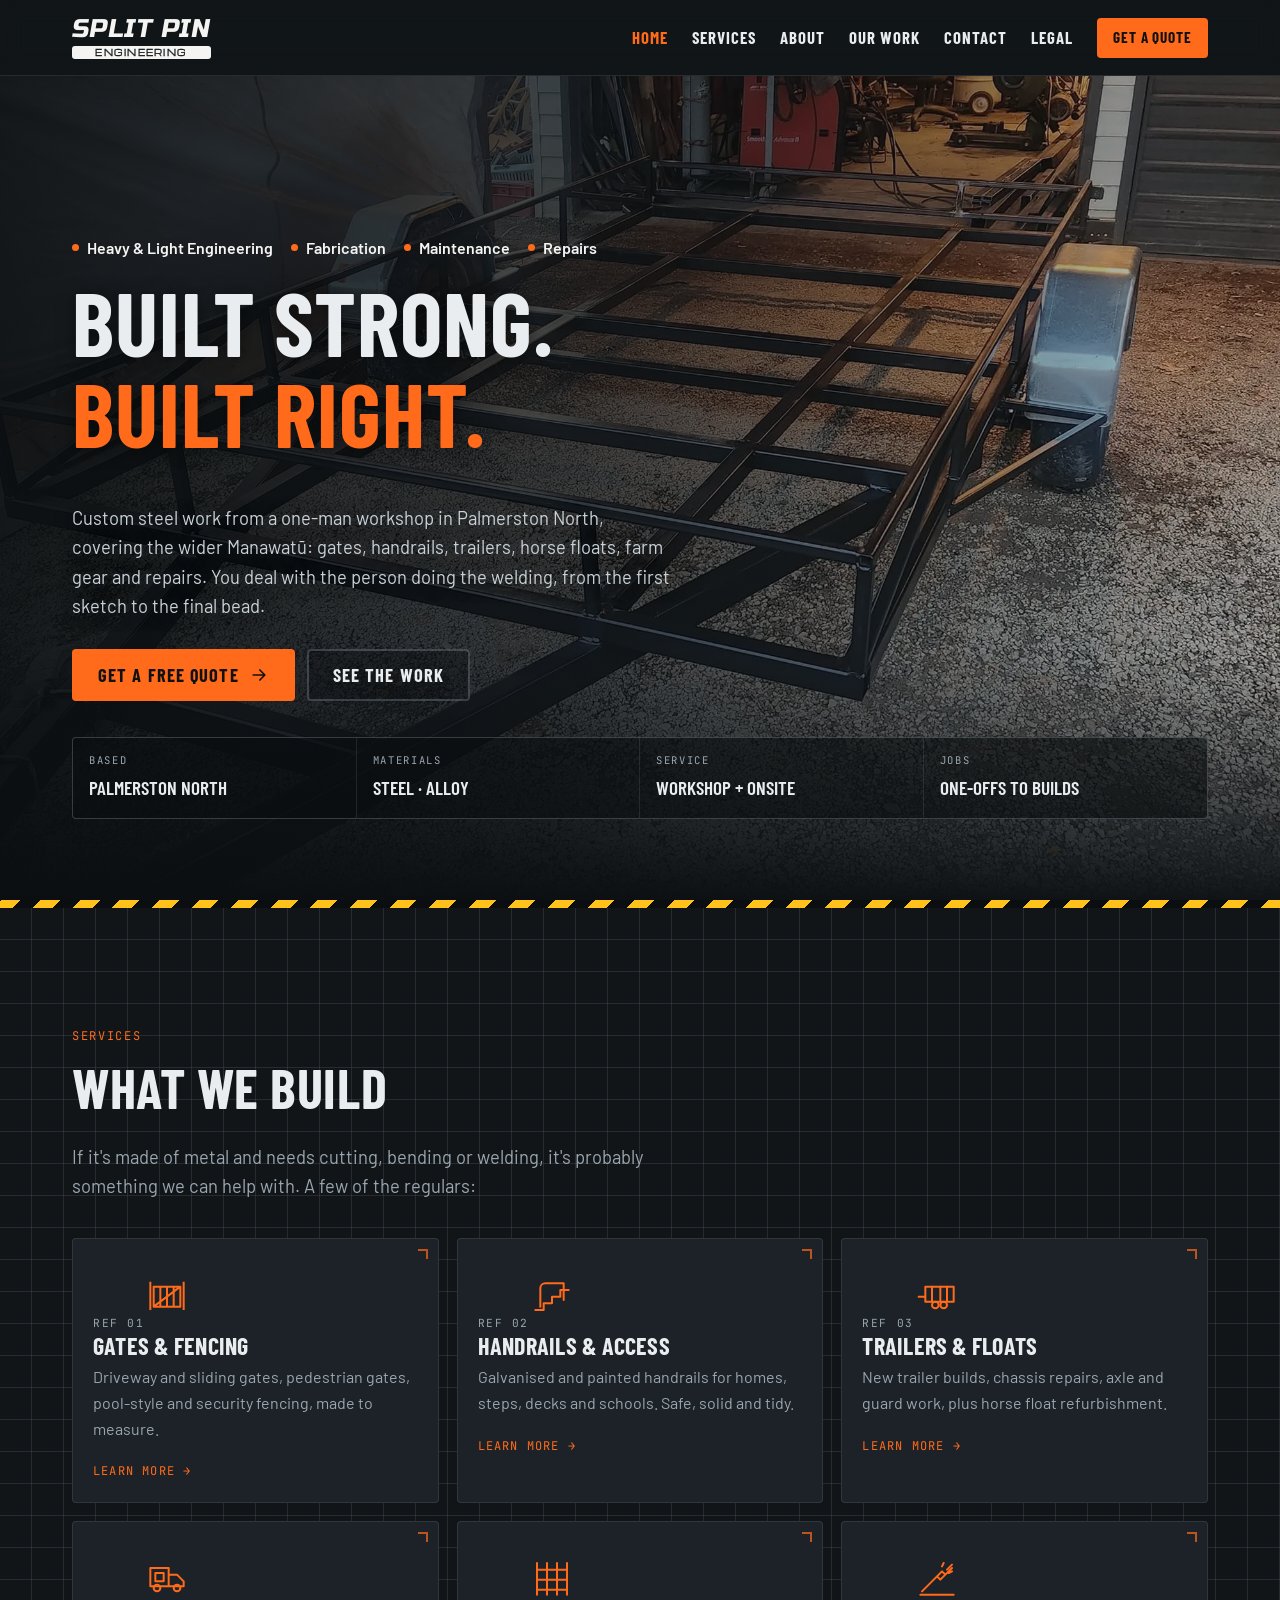
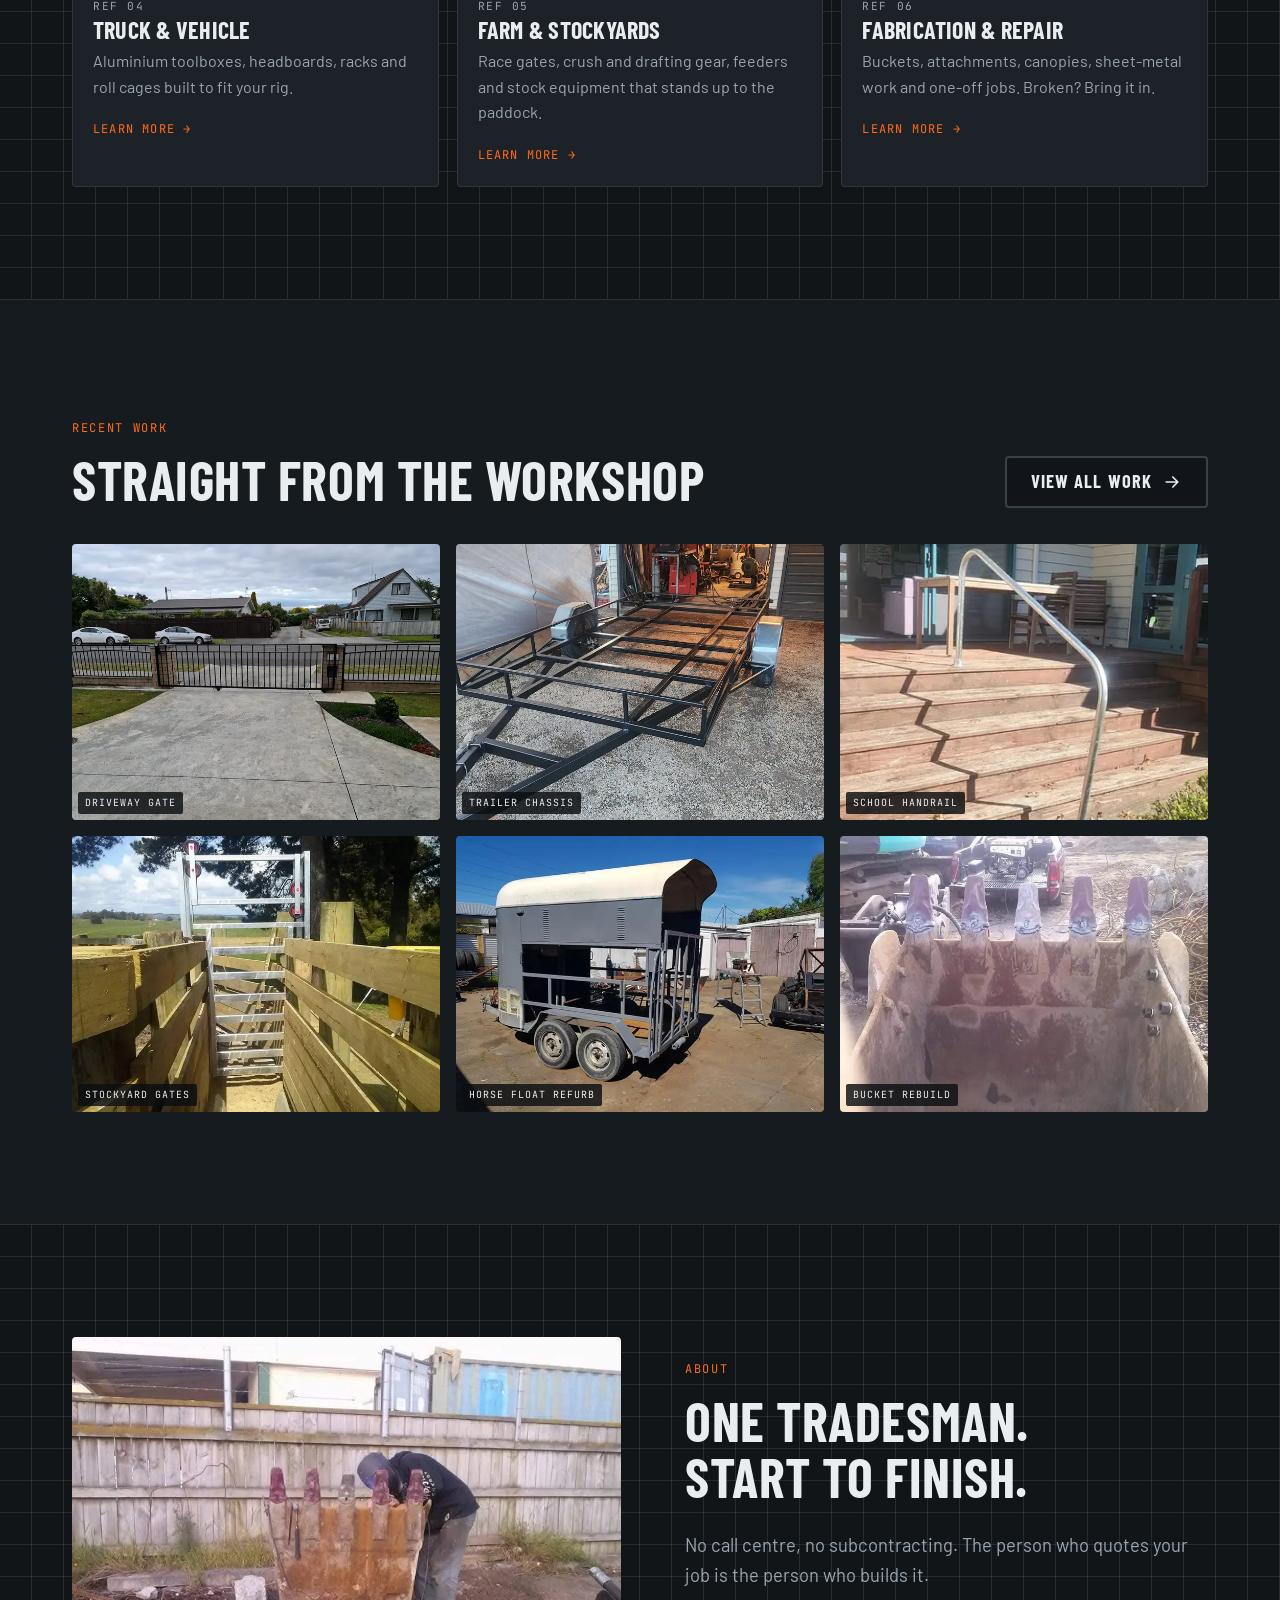
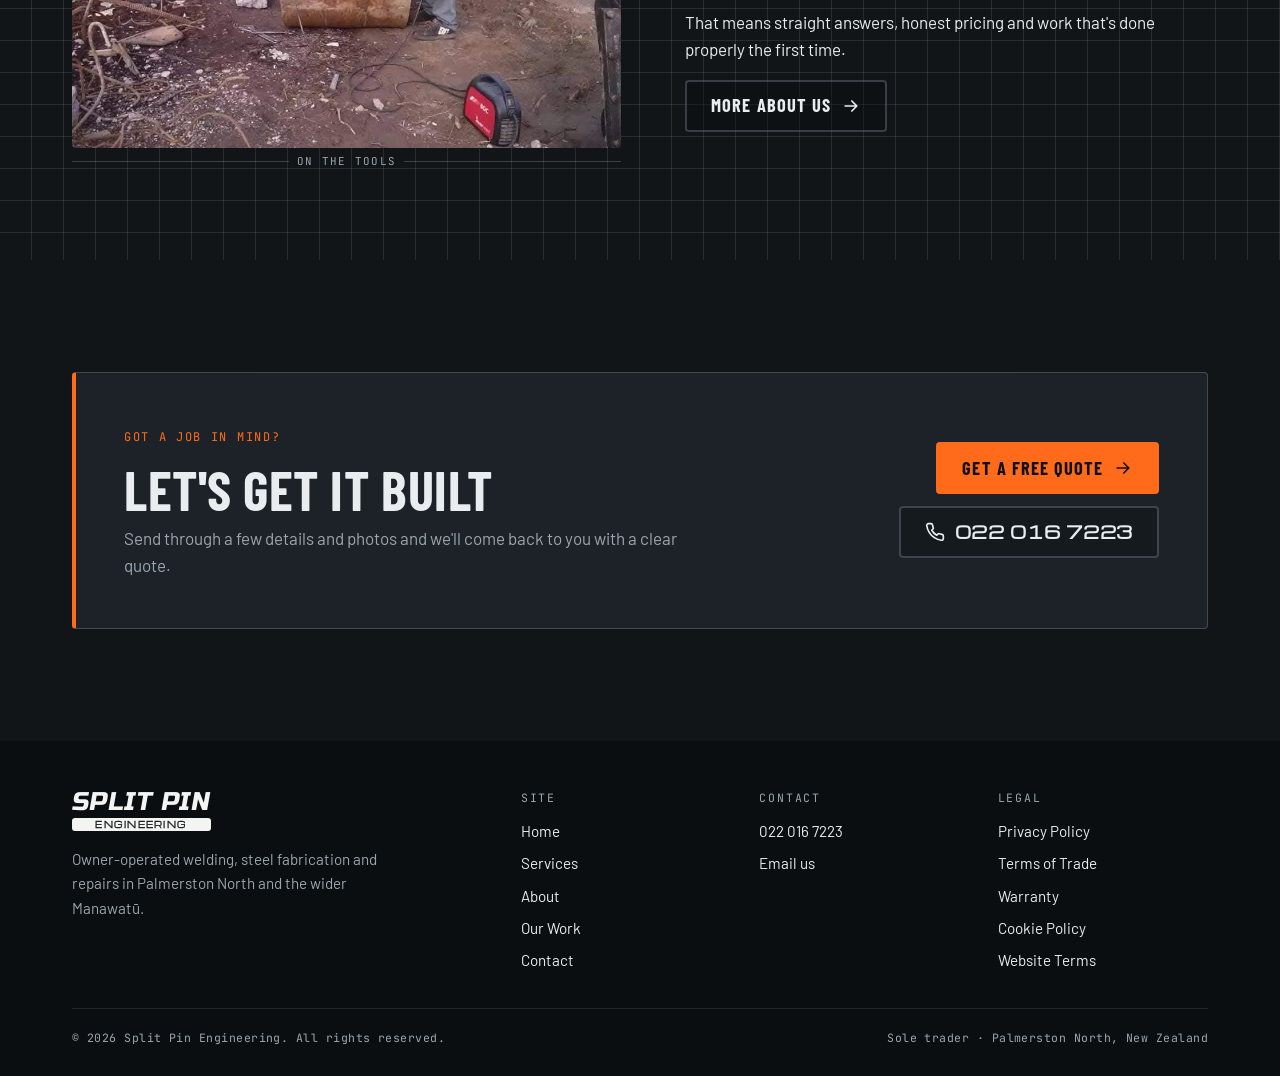
<file: index.html>
<!doctype html>
<html lang="en-NZ">
<head>
  <meta charset="utf-8">
  <meta name="viewport" content="width=device-width, initial-scale=1, viewport-fit=cover">
  <title>Welder &amp; Steel Fabrication Palmerston North | Split Pin Engineering</title>
  <meta name="description" content="Split Pin Engineering is an owner-operated welder and steel fabricator in Palmerston North, serving the wider Manawatū. Gates, handrails, trailers, horse floats, stockyards, truck gear and repairs. Call 022 016 7223.">
  <meta name="theme-color" content="#111518">
  <meta name="robots" content="index, follow, max-image-preview:large">
  <link rel="canonical" href="https://www.splitpin-engineering.co.nz/">
  <meta name="geo.region" content="NZ-MWT">
  <meta name="geo.placename" content="Palmerston North">

  <meta property="og:type" content="website">
  <meta property="og:site_name" content="Split Pin Engineering">
  <meta property="og:locale" content="en_NZ">
  <meta property="og:title" content="Welder &amp; Steel Fabrication Palmerston North | Split Pin Engineering">
  <meta property="og:description" content="Split Pin Engineering is an owner-operated welder and steel fabricator in Palmerston North, serving the wider Manawatū. Gates, handrails, trailers, horse floats, stockyards, truck gear and repairs. Call 022 016 7223.">
  <meta property="og:image" content="https://www.splitpin-engineering.co.nz/images/og.jpg">
  <meta property="og:url" content="https://www.splitpin-engineering.co.nz/">
  <meta name="twitter:card" content="summary_large_image">

  <link rel="icon" href="/favicon.svg" type="image/svg+xml">
  <link rel="preload" as="image" href="/images/hero.webp" fetchpriority="high">
  <script type="application/ld+json">
  {
    "@context": "https://schema.org",
    "@type": "HomeAndConstructionBusiness",
    "@id": "https://www.splitpin-engineering.co.nz/#business",
    "name": "Split Pin Engineering",
    "alternateName": "Splitpin Engineering",
    "description": "Owner-operated welding, steel fabrication, maintenance and repairs in Palmerston North and the wider Manawatū, New Zealand.",
    "url": "https://www.splitpin-engineering.co.nz/",
    "image": "https://www.splitpin-engineering.co.nz/images/og.jpg",
    "telephone": "+64220167223",
    "email": "splitpin176v@gmail.com",
    "address": {
      "@type": "PostalAddress",
      "addressLocality": "Palmerston North",
      "addressRegion": "Manawatū-Whanganui",
      "addressCountry": "NZ"
    },
    "areaServed": [
      {
        "@type": "City",
        "name": "Palmerston North"
      },
      {
        "@type": "AdministrativeArea",
        "name": "Manawatū"
      },
      {
        "@type": "AdministrativeArea",
        "name": "Manawatū-Whanganui"
      }
    ],
    "knowsAbout": [
      "Welding",
      "Steel fabrication",
      "Aluminium fabrication",
      "Engineering",
      "Trailer repairs",
      "Gates",
      "Handrails",
      "Stockyards"
    ],
    "hasOfferCatalog": {
      "@type": "OfferCatalog",
      "name": "Welding and fabrication services",
      "itemListElement": [
        {
          "@type": "Offer",
          "itemOffered": {
            "@type": "Service",
            "name": "Gates & fencing",
            "areaServed": "Palmerston North and Manawatū"
          }
        },
        {
          "@type": "Offer",
          "itemOffered": {
            "@type": "Service",
            "name": "Handrails & access",
            "areaServed": "Palmerston North and Manawatū"
          }
        },
        {
          "@type": "Offer",
          "itemOffered": {
            "@type": "Service",
            "name": "Trailers & horse floats",
            "areaServed": "Palmerston North and Manawatū"
          }
        },
        {
          "@type": "Offer",
          "itemOffered": {
            "@type": "Service",
            "name": "Truck & vehicle fabrication",
            "areaServed": "Palmerston North and Manawatū"
          }
        },
        {
          "@type": "Offer",
          "itemOffered": {
            "@type": "Service",
            "name": "Farm & stockyard equipment",
            "areaServed": "Palmerston North and Manawatū"
          }
        },
        {
          "@type": "Offer",
          "itemOffered": {
            "@type": "Service",
            "name": "General fabrication & repairs",
            "areaServed": "Palmerston North and Manawatū"
          }
        },
        {
          "@type": "Offer",
          "itemOffered": {
            "@type": "Service",
            "name": "Heavy & light engineering",
            "areaServed": "Palmerston North and Manawatū"
          }
        },
        {
          "@type": "Offer",
          "itemOffered": {
            "@type": "Service",
            "name": "Maintenance",
            "areaServed": "Palmerston North and Manawatū"
          }
        }
      ]
    }
  }
  </script>
  <link rel="preconnect" href="https://fonts.googleapis.com">
  <link rel="preconnect" href="https://fonts.gstatic.com" crossorigin>
  <link href="https://fonts.googleapis.com/css2?family=Barlow:wght@400;500;600&family=Barlow+Condensed:wght@600;700&family=JetBrains+Mono:wght@400;500&family=Michroma&family=Russo+One&display=swap" rel="stylesheet">
  <link rel="stylesheet" href="/css/styles.css?v=32f8084b">
</head>
<body class="has-call-bar">
  <!-- Icon sprite -->
  <svg width="0" height="0" style="position:absolute" aria-hidden="true">
    <symbol id="i-pin" viewBox="0 0 24 24" fill="none" stroke="currentColor" stroke-width="2" stroke-linecap="round" stroke-linejoin="round"><circle cx="12" cy="6" r="3.6"/><path d="M10 9.2V21M14 9.2V16l4 5"/></symbol>
    <symbol id="i-phone" viewBox="0 0 24 24" fill="none" stroke="currentColor" stroke-width="2" stroke-linecap="round" stroke-linejoin="round"><path d="M22 16.9v3a2 2 0 0 1-2.2 2 19.8 19.8 0 0 1-8.6-3.1 19.5 19.5 0 0 1-6-6A19.8 19.8 0 0 1 2.1 4.2 2 2 0 0 1 4.1 2h3a2 2 0 0 1 2 1.7c.1 1 .4 1.9.7 2.8a2 2 0 0 1-.4 2.1L8.1 9.9a16 16 0 0 0 6 6l1.3-1.3a2 2 0 0 1 2.1-.4c.9.3 1.8.6 2.8.7a2 2 0 0 1 1.7 2z"/></symbol>
    <symbol id="i-mail" viewBox="0 0 24 24" fill="none" stroke="currentColor" stroke-width="2" stroke-linecap="round" stroke-linejoin="round"><rect x="2" y="4" width="20" height="16" rx="2"/><path d="m22 7-10 6L2 7"/></symbol>
    <symbol id="i-map" viewBox="0 0 24 24" fill="none" stroke="currentColor" stroke-width="2" stroke-linecap="round" stroke-linejoin="round"><path d="M12 22s7-6.2 7-12a7 7 0 1 0-14 0c0 5.8 7 12 7 12z"/><circle cx="12" cy="10" r="2.5"/></symbol>
    <symbol id="i-clock" viewBox="0 0 24 24" fill="none" stroke="currentColor" stroke-width="2" stroke-linecap="round" stroke-linejoin="round"><circle cx="12" cy="12" r="10"/><path d="M12 6v6l4 2"/></symbol>
    <symbol id="i-arrow" viewBox="0 0 24 24" fill="none" stroke="currentColor" stroke-width="2" stroke-linecap="round" stroke-linejoin="round"><path d="M5 12h14M13 6l6 6-6 6"/></symbol>
    <symbol id="i-check" viewBox="0 0 24 24" fill="none" stroke="currentColor" stroke-width="2.4" stroke-linecap="round" stroke-linejoin="round"><path d="M4 12.5l5 5L20 6.5"/></symbol>
    <symbol id="i-close" viewBox="0 0 24 24" fill="none" stroke="currentColor" stroke-width="2" stroke-linecap="round"><path d="M6 6l12 12M18 6 6 18"/></symbol>
    <symbol id="i-left" viewBox="0 0 24 24" fill="none" stroke="currentColor" stroke-width="2" stroke-linecap="round" stroke-linejoin="round"><path d="M15 18l-6-6 6-6"/></symbol>
    <symbol id="i-right" viewBox="0 0 24 24" fill="none" stroke="currentColor" stroke-width="2" stroke-linecap="round" stroke-linejoin="round"><path d="M9 18l6-6-6-6"/></symbol>
    <!-- service icons -->
    <symbol id="s-gate" viewBox="0 0 48 48" fill="none" stroke="currentColor" stroke-width="2.4" stroke-linejoin="round"><path d="M4 8v34M44 8v34M8 14h32v24H8zM8 38l32-24M16 14v24M24 14v24M32 14v24"/></symbol>
    <symbol id="s-rail" viewBox="0 0 48 48" fill="none" stroke="currentColor" stroke-width="2.4" stroke-linecap="round" stroke-linejoin="round"><path d="M4 42h10v-8h10v-8h10v-8h10"/><path d="M10 38V16a6 6 0 0 1 6-6h22v20"/></symbol>
    <symbol id="s-trailer" viewBox="0 0 48 48" fill="none" stroke="currentColor" stroke-width="2.4" stroke-linecap="round" stroke-linejoin="round"><path d="M10 14h34v18H10zM10 26H2"/><circle cx="22" cy="36" r="4"/><circle cx="32" cy="36" r="4"/><path d="M18 14v18M28 14v18M36 14v18"/></symbol>
    <symbol id="s-truck" viewBox="0 0 48 48" fill="none" stroke="currentColor" stroke-width="2.4" stroke-linecap="round" stroke-linejoin="round"><path d="M4 12h22v22H4zM26 20h10l8 8v6H26"/><circle cx="12" cy="36" r="4"/><circle cx="36" cy="36" r="4"/><path d="M10 18h10v10H10z"/></symbol>
    <symbol id="s-farm" viewBox="0 0 48 48" fill="none" stroke="currentColor" stroke-width="2.4" stroke-linecap="round" stroke-linejoin="round"><path d="M6 6v38M18 6v38M30 6v38M42 6v38M6 14h36M6 26h36M6 38h36"/></symbol>
    <symbol id="s-weld" viewBox="0 0 48 48" fill="none" stroke="currentColor" stroke-width="2.4" stroke-linecap="round" stroke-linejoin="round"><path d="M6 40l18-18M24 22l6-6 4 4-6 6zM34 20l8-8M30 10l2-4M38 18l4-2M36 14l6-6"/><path d="M4 44h40"/></symbol>
  </svg>

  <a class="skip-link" href="#main">Skip to content</a>

  <header class="site-header">
    <div class="container">
      <a class="brand" href="/" aria-label="Split Pin Engineering home">
        <span class="logo"><span class="logo-name">Split Pin</span><span class="logo-plate">Engineering</span></span>
      </a>
      <button class="nav-toggle" aria-expanded="false" aria-controls="site-nav" aria-label="Open menu"><span></span></button>
      <nav class="site-nav" id="site-nav" aria-label="Main">
        <a href="/" aria-current="page">Home <span class="mono">01</span></a>
        <a href="/services">Services <span class="mono">02</span></a>
        <a href="/about">About <span class="mono">03</span></a>
        <a href="/work">Our Work <span class="mono">04</span></a>
        <a href="/contact">Contact <span class="mono">05</span></a>
        <a href="/legal">Legal <span class="mono">06</span></a>
        <a class="btn btn-primary" href="/contact">Get a Quote</a>
      </nav>
    </div>
  </header>

  <main id="main">
    <section class="hero">
      <div class="hero-media">
        <img src="/images/hero.webp" alt="Custom-built steel trailer chassis in the Split Pin Engineering workshop" width="2000" height="1500" fetchpriority="high">
      </div>
      <div class="container">
        <ul class="dot-list" aria-label="What we do">
          <li>Heavy &amp; Light Engineering</li>
          <li>Fabrication</li>
          <li>Maintenance</li>
          <li>Repairs</li>
        </ul>
        <h1>Built strong.<br><span class="accent">Built right.</span></h1>
        <p class="lead">Custom steel work from a one-man workshop in Palmerston North, covering the wider Manawat&#363;: gates, handrails, trailers, horse floats, farm gear and repairs. You deal with the person doing the welding, from the first sketch to the final bead.</p>
        <div class="hero-actions">
          <a class="btn btn-primary" href="/contact">Get a free quote <svg><use href="#i-arrow"/></svg></a>
          <a class="btn btn-ghost" href="/work">See the work</a>
        </div>
        <dl class="spec-strip">
          <div><dt>Based</dt><dd>Palmerston North</dd></div>
          <div><dt>Materials</dt><dd>Steel &middot; Alloy</dd></div>
          <div><dt>Service</dt><dd>Workshop + Onsite</dd></div>
          <div><dt>Jobs</dt><dd>One-offs to builds</dd></div>
        </dl>
      </div>
    </section>
    <div class="hazard-stripe" aria-hidden="true"></div>

    <section class="section grid-bg">
      <div class="container">
        <div class="section-head reveal">
          <p class="eyebrow">Services</p>
          <h2>What we build</h2>
          <p class="lead">If it's made of metal and needs cutting, bending or welding, it's probably something we can help with. A few of the regulars:</p>
        </div>
        <div class="services-grid">
          <a class="service-card reveal" href="/services#gates">
            <span class="ref">REF 01</span>
            <svg><use href="#s-gate"/></svg>
            <h3>Gates &amp; Fencing</h3>
            <p>Driveway and sliding gates, pedestrian gates, pool-style and security fencing, made to measure.</p>
            <span class="more">Learn more &rarr;</span>
          </a>
          <a class="service-card reveal" href="/services#handrails">
            <span class="ref">REF 02</span>
            <svg><use href="#s-rail"/></svg>
            <h3>Handrails &amp; Access</h3>
            <p>Galvanised and painted handrails for homes, steps, decks and schools. Safe, solid and tidy.</p>
            <span class="more">Learn more &rarr;</span>
          </a>
          <a class="service-card reveal" href="/services#trailers">
            <span class="ref">REF 03</span>
            <svg><use href="#s-trailer"/></svg>
            <h3>Trailers &amp; Floats</h3>
            <p>New trailer builds, chassis repairs, axle and guard work, plus horse float refurbishment.</p>
            <span class="more">Learn more &rarr;</span>
          </a>
          <a class="service-card reveal" href="/services#vehicle">
            <span class="ref">REF 04</span>
            <svg><use href="#s-truck"/></svg>
            <h3>Truck &amp; Vehicle</h3>
            <p>Aluminium toolboxes, headboards, racks and roll cages built to fit your rig.</p>
            <span class="more">Learn more &rarr;</span>
          </a>
          <a class="service-card reveal" href="/services#farm">
            <span class="ref">REF 05</span>
            <svg><use href="#s-farm"/></svg>
            <h3>Farm &amp; Stockyards</h3>
            <p>Race gates, crush and drafting gear, feeders and stock equipment that stands up to the paddock.</p>
            <span class="more">Learn more &rarr;</span>
          </a>
          <a class="service-card reveal" href="/services#fabrication">
            <span class="ref">REF 06</span>
            <svg><use href="#s-weld"/></svg>
            <h3>Fabrication &amp; Repair</h3>
            <p>Buckets, attachments, canopies, sheet-metal work and one-off jobs. Broken? Bring it in.</p>
            <span class="more">Learn more &rarr;</span>
          </a>
        </div>
      </div>
    </section>

    <section class="section section-alt">
      <div class="container">
        <div class="section-head section-head-row reveal">
          <div>
            <p class="eyebrow">Recent work</p>
            <h2>Straight from the workshop</h2>
          </div>
          <a class="btn btn-ghost" href="/work">View all work <svg><use href="#i-arrow"/></svg></a>
        </div>
        <div class="work-strip">
          <a class="work-tile reveal" href="/work">
            <img src="/images/work/thumb/4909.webp" alt="Driveway gate" loading="lazy" decoding="async">
            <span class="tag">Driveway gate</span>
          </a>
          <a class="work-tile reveal" href="/work">
            <img src="/images/work/thumb/4884.webp" alt="Trailer chassis" loading="lazy" decoding="async">
            <span class="tag">Trailer chassis</span>
          </a>
          <a class="work-tile reveal" href="/work">
            <img src="/images/work/thumb/4853.webp" alt="School handrail" loading="lazy" decoding="async">
            <span class="tag">School handrail</span>
          </a>
          <a class="work-tile reveal" href="/work">
            <img src="/images/work/thumb/4901.webp" alt="Stockyard gates" loading="lazy" decoding="async">
            <span class="tag">Stockyard gates</span>
          </a>
          <a class="work-tile reveal" href="/work">
            <img src="/images/work/thumb/4919.webp" alt="Horse float refurb" loading="lazy" decoding="async">
            <span class="tag">Horse float refurb</span>
          </a>
          <a class="work-tile reveal" href="/work">
            <img src="/images/work/thumb/4899.webp" alt="Bucket rebuild" loading="lazy" decoding="async">
            <span class="tag">Bucket rebuild</span>
          </a>
        </div>
      </div>
    </section>

    <section class="section grid-bg">
      <div class="container feature">
        <div class="feature-media reveal">
          <img src="/images/work/full/4898.webp" alt="Rebuilding a worn excavator bucket on site" width="1800" height="1350" loading="lazy">
          <span class="dim">ON THE TOOLS</span>
        </div>
        <div class="reveal">
          <p class="eyebrow">About</p>
          <h2>One tradesman.<br>Start to finish.</h2>
          <p class="lead">No call centre, no subcontracting. The person who quotes your job is the person who builds it.</p>
          <p>That means straight answers, honest pricing and work that's done properly the first time.</p>
          <a class="btn btn-ghost" href="/about">More about us <svg><use href="#i-arrow"/></svg></a>
        </div>
      </div>
    </section>

    <section class="section">
      <div class="container">
        <div class="cta-band reveal">
          <div>
            <p class="eyebrow">Got a job in mind?</p>
            <h2>Let's get it built</h2>
            <p>Send through a few details and photos and we'll come back to you with a clear quote.</p>
          </div>
          <div class="cta-actions">
            <a class="btn btn-primary" href="/contact">Get a free quote <svg><use href="#i-arrow"/></svg></a>
            <a class="btn btn-ghost" href="tel:+64220167223"><svg><use href="#i-phone"/></svg> <span class="phone-wide">022 016 7223</span></a>
          </div>
        </div>
      </div>
    </section>
  </main>

  <footer class="site-footer">
    <div class="container">
      <div class="footer-grid">
        <div>
          <a class="brand" href="/">
            <span class="logo"><span class="logo-name">Split Pin</span><span class="logo-plate">Engineering</span></span>
          </a>
          <p style="color:var(--muted);margin-top:16px;max-width:36ch">Owner-operated welding, steel fabrication and repairs in Palmerston North and the wider Manawat&#363;.</p>
        </div>
        <div>
          <h4>Site</h4>
          <ul>
            <li><a href="/">Home</a></li>
            <li><a href="/services">Services</a></li>
            <li><a href="/about">About</a></li>
            <li><a href="/work">Our Work</a></li>
            <li><a href="/contact">Contact</a></li>
          </ul>
        </div>
        <div>
          <h4>Contact</h4>
          <ul>
            <li><a href="tel:+64220167223">022 016 7223</a></li>
            <li><a href="mailto:splitpin176v@gmail.com">Email us</a></li>
          </ul>
        </div>
        <div>
          <h4>Legal</h4>
          <ul>
            <li><a href="/legal#privacy">Privacy Policy</a></li>
            <li><a href="/legal#terms-of-trade">Terms of Trade</a></li>
            <li><a href="/legal#warranty">Warranty</a></li>
            <li><a href="/legal#cookies">Cookie Policy</a></li>
            <li><a href="/legal#website-terms">Website Terms</a></li>
          </ul>
        </div>
      </div>
      <div class="footer-base">
        <span>&copy; <span data-year>2026</span> Split Pin Engineering. All rights reserved.</span>
        <span>Sole trader &middot; Palmerston North, New Zealand</span>
      </div>
    </div>
  </footer>

  <nav class="call-bar" aria-label="Quick contact">
    <a href="tel:+64220167223"><svg><use href="#i-phone"/></svg> Call</a>
    <a href="/contact">Get a Quote</a>
  </nav>

  <script src="/js/main.js?v=2b289baf"></script>
</body>
</html>
</file>
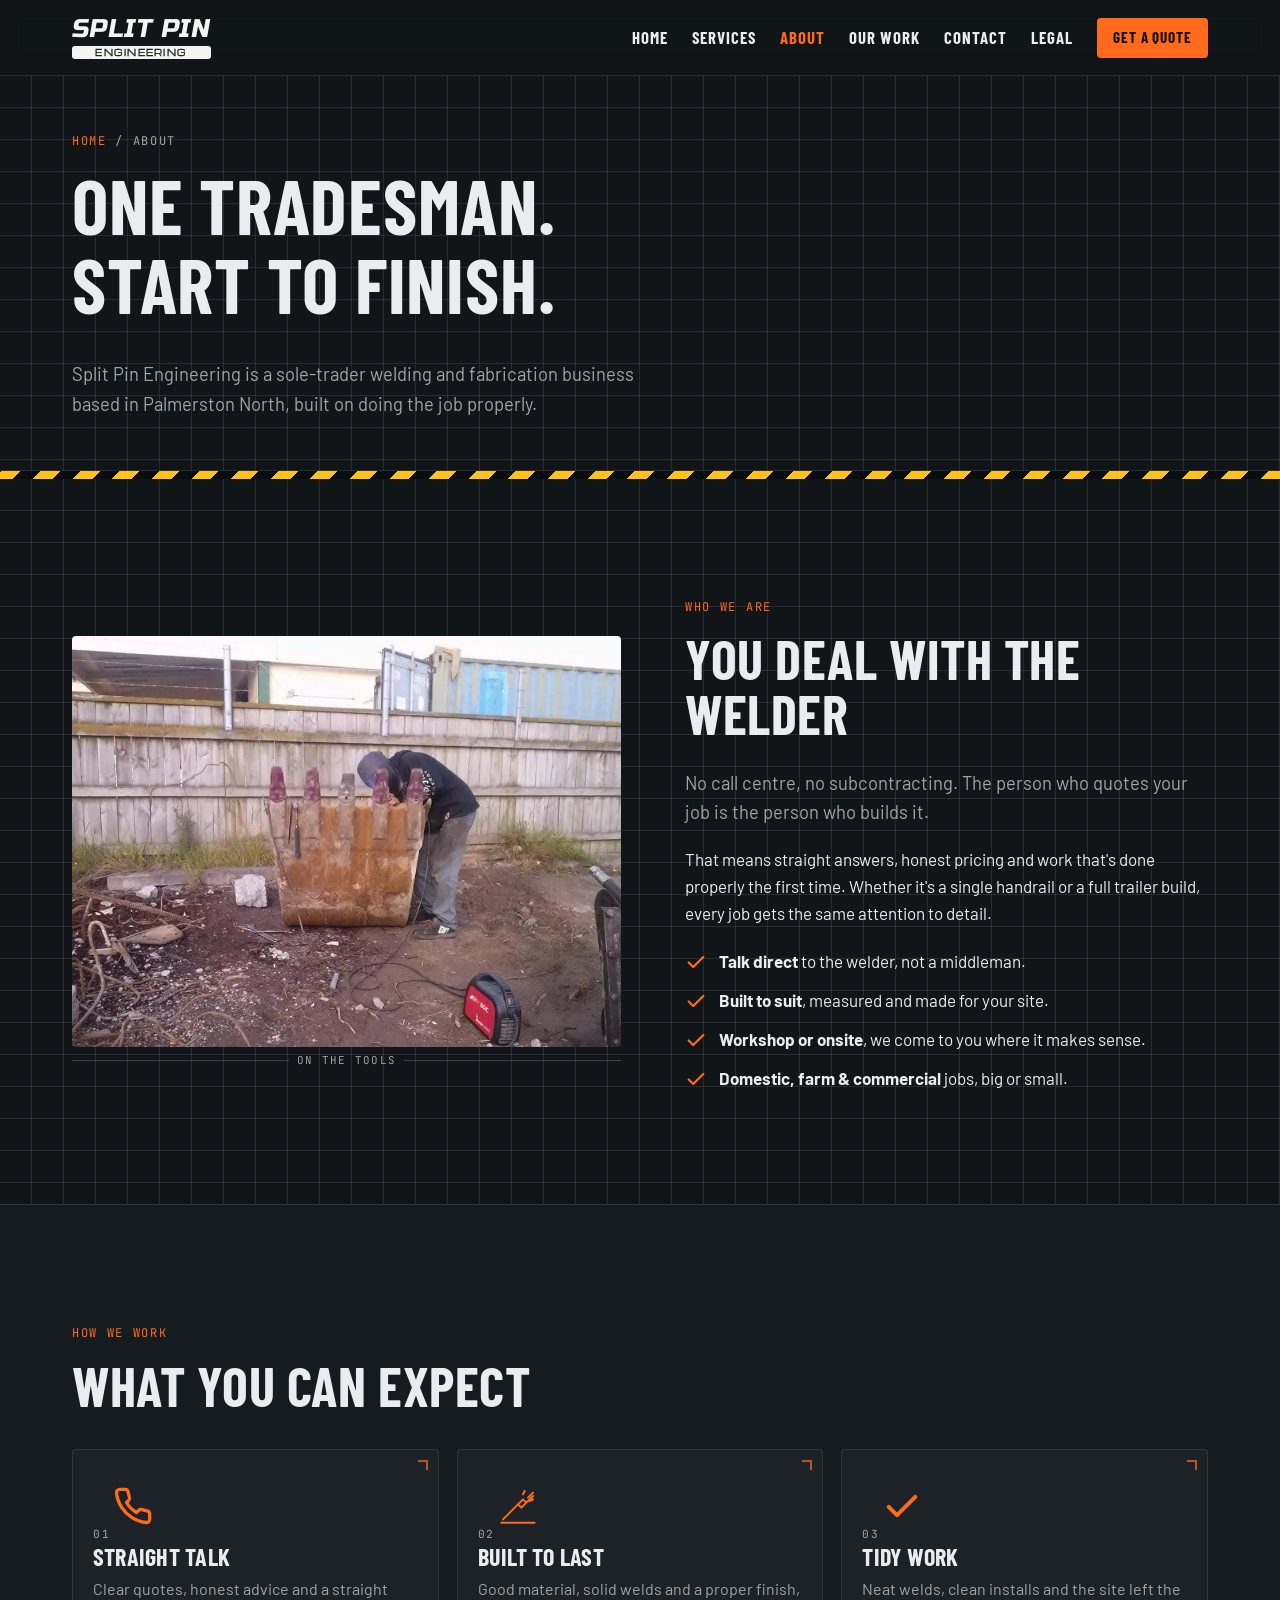
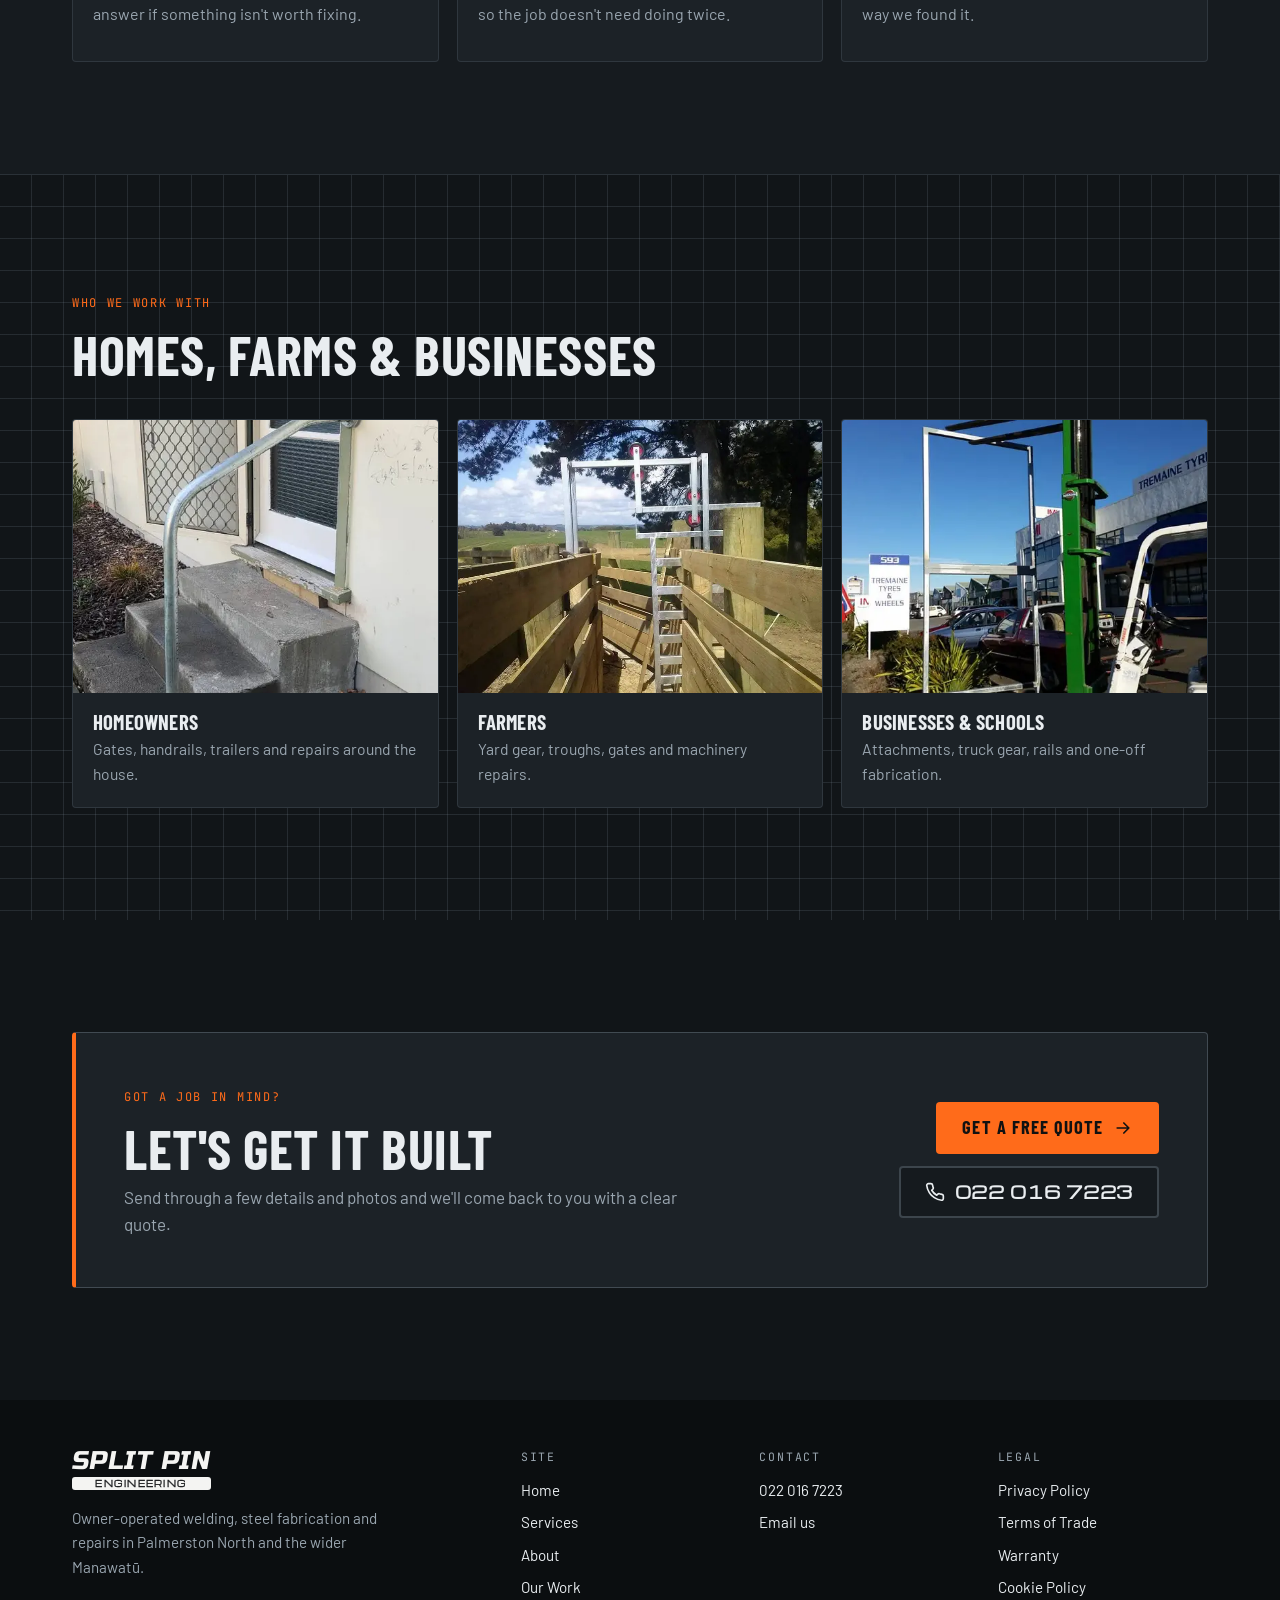
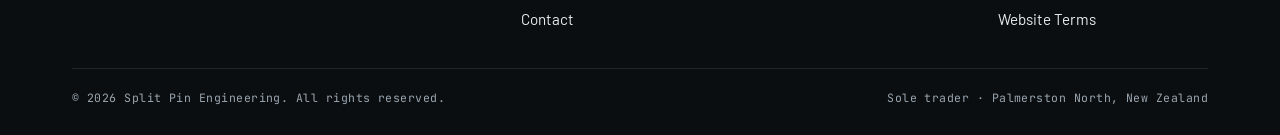
<file: about.html>
<!doctype html>
<html lang="en-NZ">
<head>
  <meta charset="utf-8">
  <meta name="viewport" content="width=device-width, initial-scale=1, viewport-fit=cover">
  <title>About | Palmerston North Welder | Split Pin Engineering</title>
  <meta name="description" content="Split Pin Engineering is a sole-trader welding and fabrication business in Palmerston North. The person who quotes your job is the person who builds it.">
  <meta name="theme-color" content="#111518">
  <meta name="robots" content="index, follow, max-image-preview:large">
  <link rel="canonical" href="https://www.splitpin-engineering.co.nz/about">
  <meta name="geo.region" content="NZ-MWT">
  <meta name="geo.placename" content="Palmerston North">

  <meta property="og:type" content="website">
  <meta property="og:site_name" content="Split Pin Engineering">
  <meta property="og:locale" content="en_NZ">
  <meta property="og:title" content="About | Palmerston North Welder | Split Pin Engineering">
  <meta property="og:description" content="Split Pin Engineering is a sole-trader welding and fabrication business in Palmerston North. The person who quotes your job is the person who builds it.">
  <meta property="og:image" content="https://www.splitpin-engineering.co.nz/images/og.jpg">
  <meta property="og:url" content="https://www.splitpin-engineering.co.nz/about">
  <meta name="twitter:card" content="summary_large_image">

  <link rel="icon" href="/favicon.svg" type="image/svg+xml">
  <script type="application/ld+json">
  {
    "@context": "https://schema.org",
    "@type": "HomeAndConstructionBusiness",
    "@id": "https://www.splitpin-engineering.co.nz/#business",
    "name": "Split Pin Engineering",
    "alternateName": "Splitpin Engineering",
    "description": "Owner-operated welding, steel fabrication, maintenance and repairs in Palmerston North and the wider Manawatū, New Zealand.",
    "url": "https://www.splitpin-engineering.co.nz/",
    "image": "https://www.splitpin-engineering.co.nz/images/og.jpg",
    "telephone": "+64220167223",
    "email": "splitpin176v@gmail.com",
    "address": {
      "@type": "PostalAddress",
      "addressLocality": "Palmerston North",
      "addressRegion": "Manawatū-Whanganui",
      "addressCountry": "NZ"
    },
    "areaServed": [
      {
        "@type": "City",
        "name": "Palmerston North"
      },
      {
        "@type": "AdministrativeArea",
        "name": "Manawatū"
      },
      {
        "@type": "AdministrativeArea",
        "name": "Manawatū-Whanganui"
      }
    ],
    "knowsAbout": [
      "Welding",
      "Steel fabrication",
      "Aluminium fabrication",
      "Engineering",
      "Trailer repairs",
      "Gates",
      "Handrails",
      "Stockyards"
    ],
    "hasOfferCatalog": {
      "@type": "OfferCatalog",
      "name": "Welding and fabrication services",
      "itemListElement": [
        {
          "@type": "Offer",
          "itemOffered": {
            "@type": "Service",
            "name": "Gates & fencing",
            "areaServed": "Palmerston North and Manawatū"
          }
        },
        {
          "@type": "Offer",
          "itemOffered": {
            "@type": "Service",
            "name": "Handrails & access",
            "areaServed": "Palmerston North and Manawatū"
          }
        },
        {
          "@type": "Offer",
          "itemOffered": {
            "@type": "Service",
            "name": "Trailers & horse floats",
            "areaServed": "Palmerston North and Manawatū"
          }
        },
        {
          "@type": "Offer",
          "itemOffered": {
            "@type": "Service",
            "name": "Truck & vehicle fabrication",
            "areaServed": "Palmerston North and Manawatū"
          }
        },
        {
          "@type": "Offer",
          "itemOffered": {
            "@type": "Service",
            "name": "Farm & stockyard equipment",
            "areaServed": "Palmerston North and Manawatū"
          }
        },
        {
          "@type": "Offer",
          "itemOffered": {
            "@type": "Service",
            "name": "General fabrication & repairs",
            "areaServed": "Palmerston North and Manawatū"
          }
        },
        {
          "@type": "Offer",
          "itemOffered": {
            "@type": "Service",
            "name": "Heavy & light engineering",
            "areaServed": "Palmerston North and Manawatū"
          }
        },
        {
          "@type": "Offer",
          "itemOffered": {
            "@type": "Service",
            "name": "Maintenance",
            "areaServed": "Palmerston North and Manawatū"
          }
        }
      ]
    }
  }
  </script>
  <script type="application/ld+json">
  {
    "@context": "https://schema.org",
    "@type": "BreadcrumbList",
    "itemListElement": [
      {
        "@type": "ListItem",
        "position": 1,
        "name": "Home",
        "item": "https://www.splitpin-engineering.co.nz/"
      },
      {
        "@type": "ListItem",
        "position": 2,
        "name": "About",
        "item": "https://www.splitpin-engineering.co.nz/about"
      }
    ]
  }
  </script>
  <link rel="preconnect" href="https://fonts.googleapis.com">
  <link rel="preconnect" href="https://fonts.gstatic.com" crossorigin>
  <link href="https://fonts.googleapis.com/css2?family=Barlow:wght@400;500;600&family=Barlow+Condensed:wght@600;700&family=JetBrains+Mono:wght@400;500&family=Michroma&family=Russo+One&display=swap" rel="stylesheet">
  <link rel="stylesheet" href="/css/styles.css?v=32f8084b">
</head>
<body class="has-call-bar">
  <!-- Icon sprite -->
  <svg width="0" height="0" style="position:absolute" aria-hidden="true">
    <symbol id="i-pin" viewBox="0 0 24 24" fill="none" stroke="currentColor" stroke-width="2" stroke-linecap="round" stroke-linejoin="round"><circle cx="12" cy="6" r="3.6"/><path d="M10 9.2V21M14 9.2V16l4 5"/></symbol>
    <symbol id="i-phone" viewBox="0 0 24 24" fill="none" stroke="currentColor" stroke-width="2" stroke-linecap="round" stroke-linejoin="round"><path d="M22 16.9v3a2 2 0 0 1-2.2 2 19.8 19.8 0 0 1-8.6-3.1 19.5 19.5 0 0 1-6-6A19.8 19.8 0 0 1 2.1 4.2 2 2 0 0 1 4.1 2h3a2 2 0 0 1 2 1.7c.1 1 .4 1.9.7 2.8a2 2 0 0 1-.4 2.1L8.1 9.9a16 16 0 0 0 6 6l1.3-1.3a2 2 0 0 1 2.1-.4c.9.3 1.8.6 2.8.7a2 2 0 0 1 1.7 2z"/></symbol>
    <symbol id="i-mail" viewBox="0 0 24 24" fill="none" stroke="currentColor" stroke-width="2" stroke-linecap="round" stroke-linejoin="round"><rect x="2" y="4" width="20" height="16" rx="2"/><path d="m22 7-10 6L2 7"/></symbol>
    <symbol id="i-map" viewBox="0 0 24 24" fill="none" stroke="currentColor" stroke-width="2" stroke-linecap="round" stroke-linejoin="round"><path d="M12 22s7-6.2 7-12a7 7 0 1 0-14 0c0 5.8 7 12 7 12z"/><circle cx="12" cy="10" r="2.5"/></symbol>
    <symbol id="i-clock" viewBox="0 0 24 24" fill="none" stroke="currentColor" stroke-width="2" stroke-linecap="round" stroke-linejoin="round"><circle cx="12" cy="12" r="10"/><path d="M12 6v6l4 2"/></symbol>
    <symbol id="i-arrow" viewBox="0 0 24 24" fill="none" stroke="currentColor" stroke-width="2" stroke-linecap="round" stroke-linejoin="round"><path d="M5 12h14M13 6l6 6-6 6"/></symbol>
    <symbol id="i-check" viewBox="0 0 24 24" fill="none" stroke="currentColor" stroke-width="2.4" stroke-linecap="round" stroke-linejoin="round"><path d="M4 12.5l5 5L20 6.5"/></symbol>
    <symbol id="i-close" viewBox="0 0 24 24" fill="none" stroke="currentColor" stroke-width="2" stroke-linecap="round"><path d="M6 6l12 12M18 6 6 18"/></symbol>
    <symbol id="i-left" viewBox="0 0 24 24" fill="none" stroke="currentColor" stroke-width="2" stroke-linecap="round" stroke-linejoin="round"><path d="M15 18l-6-6 6-6"/></symbol>
    <symbol id="i-right" viewBox="0 0 24 24" fill="none" stroke="currentColor" stroke-width="2" stroke-linecap="round" stroke-linejoin="round"><path d="M9 18l6-6-6-6"/></symbol>
    <!-- service icons -->
    <symbol id="s-gate" viewBox="0 0 48 48" fill="none" stroke="currentColor" stroke-width="2.4" stroke-linejoin="round"><path d="M4 8v34M44 8v34M8 14h32v24H8zM8 38l32-24M16 14v24M24 14v24M32 14v24"/></symbol>
    <symbol id="s-rail" viewBox="0 0 48 48" fill="none" stroke="currentColor" stroke-width="2.4" stroke-linecap="round" stroke-linejoin="round"><path d="M4 42h10v-8h10v-8h10v-8h10"/><path d="M10 38V16a6 6 0 0 1 6-6h22v20"/></symbol>
    <symbol id="s-trailer" viewBox="0 0 48 48" fill="none" stroke="currentColor" stroke-width="2.4" stroke-linecap="round" stroke-linejoin="round"><path d="M10 14h34v18H10zM10 26H2"/><circle cx="22" cy="36" r="4"/><circle cx="32" cy="36" r="4"/><path d="M18 14v18M28 14v18M36 14v18"/></symbol>
    <symbol id="s-truck" viewBox="0 0 48 48" fill="none" stroke="currentColor" stroke-width="2.4" stroke-linecap="round" stroke-linejoin="round"><path d="M4 12h22v22H4zM26 20h10l8 8v6H26"/><circle cx="12" cy="36" r="4"/><circle cx="36" cy="36" r="4"/><path d="M10 18h10v10H10z"/></symbol>
    <symbol id="s-farm" viewBox="0 0 48 48" fill="none" stroke="currentColor" stroke-width="2.4" stroke-linecap="round" stroke-linejoin="round"><path d="M6 6v38M18 6v38M30 6v38M42 6v38M6 14h36M6 26h36M6 38h36"/></symbol>
    <symbol id="s-weld" viewBox="0 0 48 48" fill="none" stroke="currentColor" stroke-width="2.4" stroke-linecap="round" stroke-linejoin="round"><path d="M6 40l18-18M24 22l6-6 4 4-6 6zM34 20l8-8M30 10l2-4M38 18l4-2M36 14l6-6"/><path d="M4 44h40"/></symbol>
  </svg>

  <a class="skip-link" href="#main">Skip to content</a>

  <header class="site-header">
    <div class="container">
      <a class="brand" href="/" aria-label="Split Pin Engineering home">
        <span class="logo"><span class="logo-name">Split Pin</span><span class="logo-plate">Engineering</span></span>
      </a>
      <button class="nav-toggle" aria-expanded="false" aria-controls="site-nav" aria-label="Open menu"><span></span></button>
      <nav class="site-nav" id="site-nav" aria-label="Main">
        <a href="/">Home <span class="mono">01</span></a>
        <a href="/services">Services <span class="mono">02</span></a>
        <a href="/about" aria-current="page">About <span class="mono">03</span></a>
        <a href="/work">Our Work <span class="mono">04</span></a>
        <a href="/contact">Contact <span class="mono">05</span></a>
        <a href="/legal">Legal <span class="mono">06</span></a>
        <a class="btn btn-primary" href="/contact">Get a Quote</a>
      </nav>
    </div>
  </header>

  <main id="main">
    <section class="page-hero grid-bg">
      <div class="container">
        <p class="crumbs"><a href="/">Home</a> / About</p>
        <h1>One tradesman.<br>Start to finish.</h1>
        <p class="lead">Split Pin Engineering is a sole-trader welding and fabrication business based in Palmerston North, built on doing the job properly.</p>
      </div>
    </section>
    <div class="hazard-stripe" aria-hidden="true"></div>

    <section class="section grid-bg">
      <div class="container feature">
        <div class="feature-media reveal">
          <img src="/images/work/full/4898.webp" alt="Rebuilding a worn excavator bucket on site" width="1800" height="1350" loading="lazy">
          <span class="dim">ON THE TOOLS</span>
        </div>
        <div class="reveal">
          <p class="eyebrow">Who we are</p>
          <h2>You deal with the welder</h2>
          <p class="lead">No call centre, no subcontracting. The person who quotes your job is the person who builds it.</p>
          <p>That means straight answers, honest pricing and work that's done properly the first time. Whether it's a single handrail or a full trailer build, every job gets the same attention to detail.</p>
          <ul class="checklist">
            <li><svg><use href="#i-check"/></svg><span><strong>Talk direct</strong> to the welder, not a middleman.</span></li>
            <li><svg><use href="#i-check"/></svg><span><strong>Built to suit</strong>, measured and made for your site.</span></li>
            <li><svg><use href="#i-check"/></svg><span><strong>Workshop or onsite</strong>, we come to you where it makes sense.</span></li>
            <li><svg><use href="#i-check"/></svg><span><strong>Domestic, farm &amp; commercial</strong> jobs, big or small.</span></li>
          </ul>
        </div>
      </div>
    </section>

    <section class="section section-alt">
      <div class="container">
        <div class="section-head reveal">
          <p class="eyebrow">How we work</p>
          <h2>What you can expect</h2>
        </div>
        <div class="services-grid">
          <div class="service-card reveal">
            <span class="ref">01</span>
            <svg><use href="#i-phone"/></svg>
            <h3>Straight talk</h3>
            <p>Clear quotes, honest advice and a straight answer if something isn't worth fixing.</p>
          </div>
          <div class="service-card reveal">
            <span class="ref">02</span>
            <svg><use href="#s-weld"/></svg>
            <h3>Built to last</h3>
            <p>Good material, solid welds and a proper finish, so the job doesn't need doing twice.</p>
          </div>
          <div class="service-card reveal">
            <span class="ref">03</span>
            <svg><use href="#i-check"/></svg>
            <h3>Tidy work</h3>
            <p>Neat welds, clean installs and the site left the way we found it.</p>
          </div>
        </div>
      </div>
    </section>

    <section class="section grid-bg">
      <div class="container">
        <div class="section-head reveal">
          <p class="eyebrow">Who we work with</p>
          <h2>Homes, farms &amp; businesses</h2>
        </div>
        <div class="who-grid">
          <div class="who reveal"><img src="/images/work/thumb/4846.webp" alt="Galvanised step handrail at a home" loading="lazy"><div><h3>Homeowners</h3><p>Gates, handrails, trailers and repairs around the house.</p></div></div>
          <div class="who reveal"><img src="/images/work/thumb/4903.webp" alt="Drafting gates in a stockyard" loading="lazy"><div><h3>Farmers</h3><p>Yard gear, troughs, gates and machinery repairs.</p></div></div>
          <div class="who reveal"><img src="/images/work/thumb/4926.webp" alt="Forklift attachment for a local business" loading="lazy"><div><h3>Businesses &amp; schools</h3><p>Attachments, truck gear, rails and one-off fabrication.</p></div></div>
        </div>
      </div>
    </section>

    <section class="section">
      <div class="container">
        <div class="cta-band reveal">
          <div>
            <p class="eyebrow">Got a job in mind?</p>
            <h2>Let's get it built</h2>
            <p>Send through a few details and photos and we'll come back to you with a clear quote.</p>
          </div>
          <div class="cta-actions">
            <a class="btn btn-primary" href="/contact">Get a free quote <svg><use href="#i-arrow"/></svg></a>
            <a class="btn btn-ghost" href="tel:+64220167223"><svg><use href="#i-phone"/></svg> <span class="phone-wide">022 016 7223</span></a>
          </div>
        </div>
      </div>
    </section>
  </main>

  <footer class="site-footer">
    <div class="container">
      <div class="footer-grid">
        <div>
          <a class="brand" href="/">
            <span class="logo"><span class="logo-name">Split Pin</span><span class="logo-plate">Engineering</span></span>
          </a>
          <p style="color:var(--muted);margin-top:16px;max-width:36ch">Owner-operated welding, steel fabrication and repairs in Palmerston North and the wider Manawat&#363;.</p>
        </div>
        <div>
          <h4>Site</h4>
          <ul>
            <li><a href="/">Home</a></li>
            <li><a href="/services">Services</a></li>
            <li><a href="/about">About</a></li>
            <li><a href="/work">Our Work</a></li>
            <li><a href="/contact">Contact</a></li>
          </ul>
        </div>
        <div>
          <h4>Contact</h4>
          <ul>
            <li><a href="tel:+64220167223">022 016 7223</a></li>
            <li><a href="mailto:splitpin176v@gmail.com">Email us</a></li>
          </ul>
        </div>
        <div>
          <h4>Legal</h4>
          <ul>
            <li><a href="/legal#privacy">Privacy Policy</a></li>
            <li><a href="/legal#terms-of-trade">Terms of Trade</a></li>
            <li><a href="/legal#warranty">Warranty</a></li>
            <li><a href="/legal#cookies">Cookie Policy</a></li>
            <li><a href="/legal#website-terms">Website Terms</a></li>
          </ul>
        </div>
      </div>
      <div class="footer-base">
        <span>&copy; <span data-year>2026</span> Split Pin Engineering. All rights reserved.</span>
        <span>Sole trader &middot; Palmerston North, New Zealand</span>
      </div>
    </div>
  </footer>

  <nav class="call-bar" aria-label="Quick contact">
    <a href="tel:+64220167223"><svg><use href="#i-phone"/></svg> Call</a>
    <a href="/contact">Get a Quote</a>
  </nav>

  <script src="/js/main.js?v=2b289baf"></script>
</body>
</html>
</file>
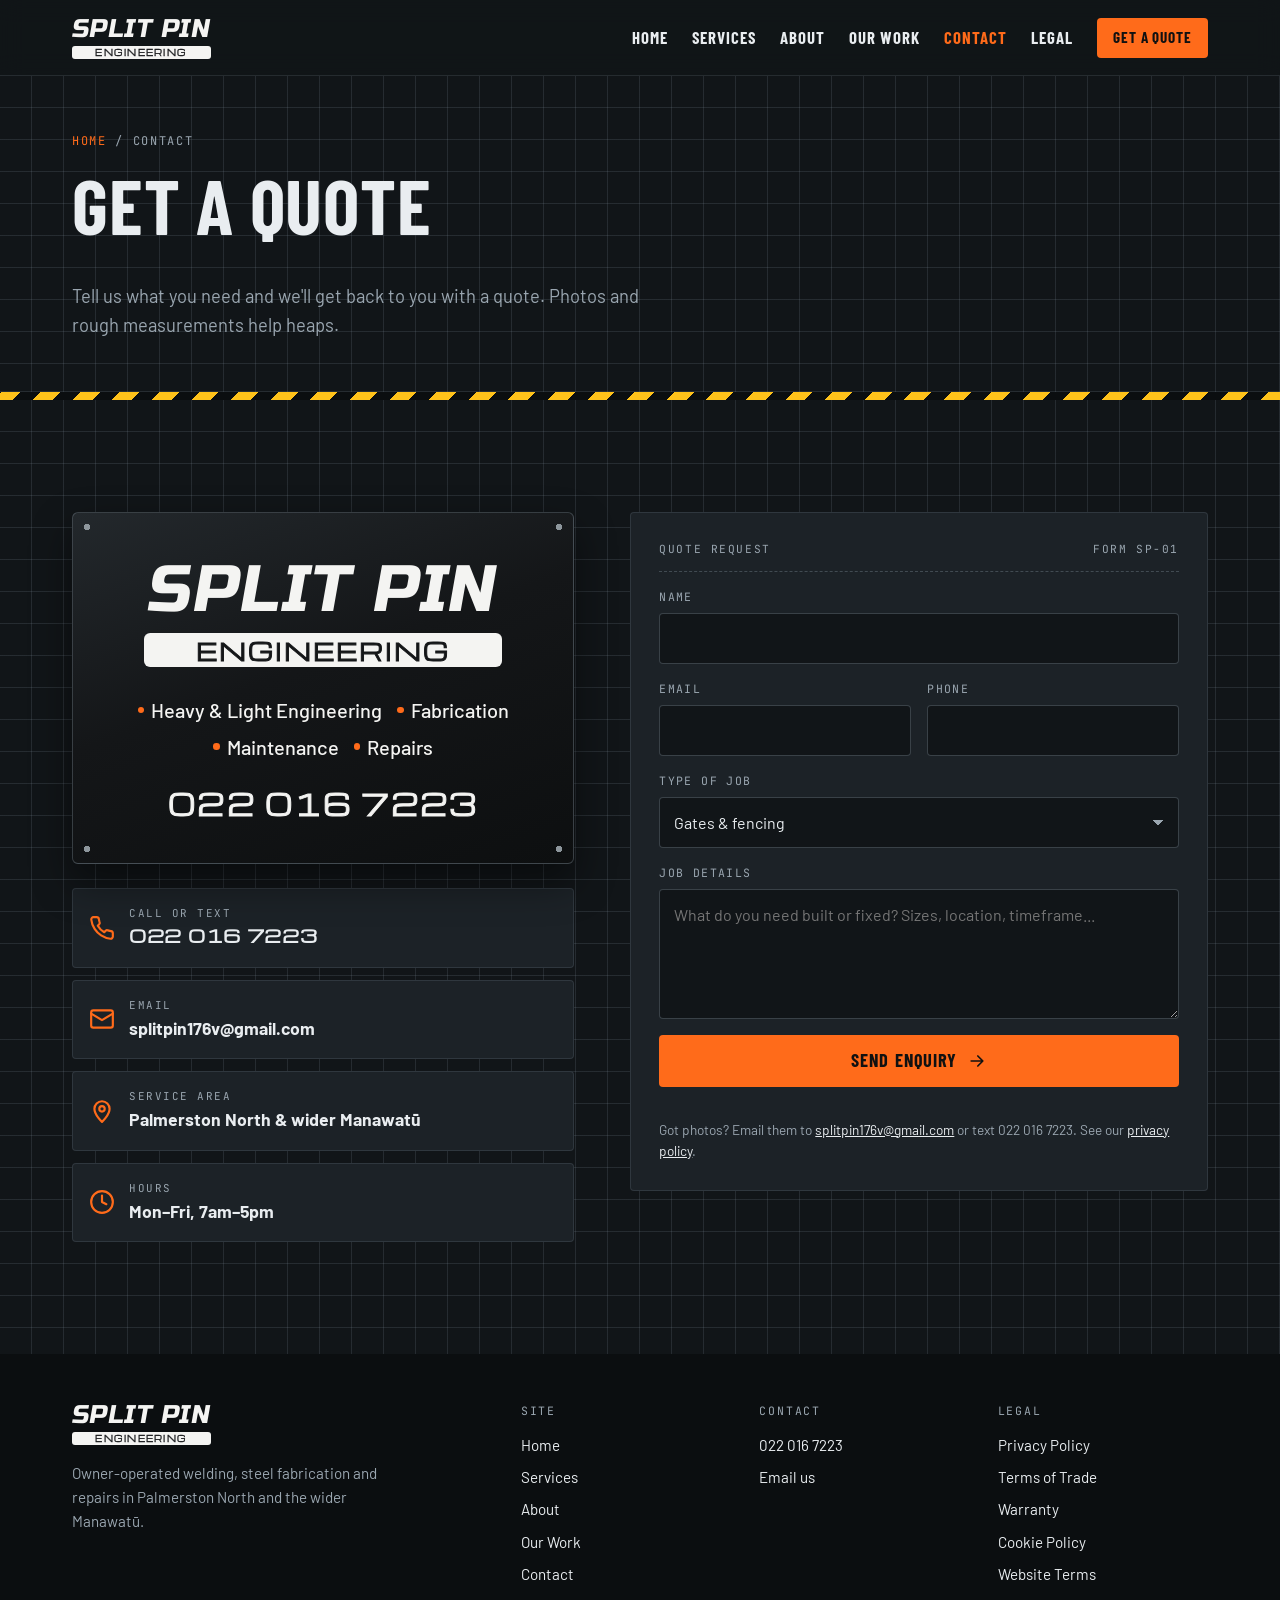
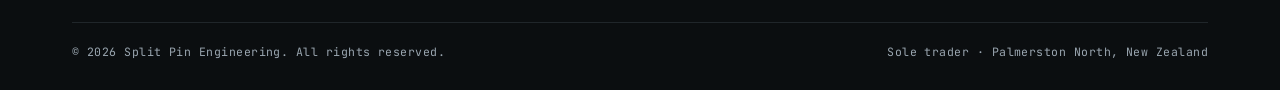
<file: contact.html>
<!doctype html>
<html lang="en-NZ">
<head>
  <meta charset="utf-8">
  <meta name="viewport" content="width=device-width, initial-scale=1, viewport-fit=cover">
  <title>Get a Quote | Welder Palmerston North | Split Pin Engineering</title>
  <meta name="description" content="Get a quote from Split Pin Engineering in Palmerston North. Call or text 022 016 7223, email splitpin176v@gmail.com, or send through the details of your job.">
  <meta name="theme-color" content="#111518">
  <meta name="robots" content="index, follow, max-image-preview:large">
  <link rel="canonical" href="https://www.splitpin-engineering.co.nz/contact">
  <meta name="geo.region" content="NZ-MWT">
  <meta name="geo.placename" content="Palmerston North">

  <meta property="og:type" content="website">
  <meta property="og:site_name" content="Split Pin Engineering">
  <meta property="og:locale" content="en_NZ">
  <meta property="og:title" content="Get a Quote | Welder Palmerston North | Split Pin Engineering">
  <meta property="og:description" content="Get a quote from Split Pin Engineering in Palmerston North. Call or text 022 016 7223, email splitpin176v@gmail.com, or send through the details of your job.">
  <meta property="og:image" content="https://www.splitpin-engineering.co.nz/images/og.jpg">
  <meta property="og:url" content="https://www.splitpin-engineering.co.nz/contact">
  <meta name="twitter:card" content="summary_large_image">

  <link rel="icon" href="/favicon.svg" type="image/svg+xml">
  <script type="application/ld+json">
  {
    "@context": "https://schema.org",
    "@type": "HomeAndConstructionBusiness",
    "@id": "https://www.splitpin-engineering.co.nz/#business",
    "name": "Split Pin Engineering",
    "alternateName": "Splitpin Engineering",
    "description": "Owner-operated welding, steel fabrication, maintenance and repairs in Palmerston North and the wider Manawatū, New Zealand.",
    "url": "https://www.splitpin-engineering.co.nz/",
    "image": "https://www.splitpin-engineering.co.nz/images/og.jpg",
    "telephone": "+64220167223",
    "email": "splitpin176v@gmail.com",
    "address": {
      "@type": "PostalAddress",
      "addressLocality": "Palmerston North",
      "addressRegion": "Manawatū-Whanganui",
      "addressCountry": "NZ"
    },
    "areaServed": [
      {
        "@type": "City",
        "name": "Palmerston North"
      },
      {
        "@type": "AdministrativeArea",
        "name": "Manawatū"
      },
      {
        "@type": "AdministrativeArea",
        "name": "Manawatū-Whanganui"
      }
    ],
    "knowsAbout": [
      "Welding",
      "Steel fabrication",
      "Aluminium fabrication",
      "Engineering",
      "Trailer repairs",
      "Gates",
      "Handrails",
      "Stockyards"
    ],
    "hasOfferCatalog": {
      "@type": "OfferCatalog",
      "name": "Welding and fabrication services",
      "itemListElement": [
        {
          "@type": "Offer",
          "itemOffered": {
            "@type": "Service",
            "name": "Gates & fencing",
            "areaServed": "Palmerston North and Manawatū"
          }
        },
        {
          "@type": "Offer",
          "itemOffered": {
            "@type": "Service",
            "name": "Handrails & access",
            "areaServed": "Palmerston North and Manawatū"
          }
        },
        {
          "@type": "Offer",
          "itemOffered": {
            "@type": "Service",
            "name": "Trailers & horse floats",
            "areaServed": "Palmerston North and Manawatū"
          }
        },
        {
          "@type": "Offer",
          "itemOffered": {
            "@type": "Service",
            "name": "Truck & vehicle fabrication",
            "areaServed": "Palmerston North and Manawatū"
          }
        },
        {
          "@type": "Offer",
          "itemOffered": {
            "@type": "Service",
            "name": "Farm & stockyard equipment",
            "areaServed": "Palmerston North and Manawatū"
          }
        },
        {
          "@type": "Offer",
          "itemOffered": {
            "@type": "Service",
            "name": "General fabrication & repairs",
            "areaServed": "Palmerston North and Manawatū"
          }
        },
        {
          "@type": "Offer",
          "itemOffered": {
            "@type": "Service",
            "name": "Heavy & light engineering",
            "areaServed": "Palmerston North and Manawatū"
          }
        },
        {
          "@type": "Offer",
          "itemOffered": {
            "@type": "Service",
            "name": "Maintenance",
            "areaServed": "Palmerston North and Manawatū"
          }
        }
      ]
    }
  }
  </script>
  <script type="application/ld+json">
  {
    "@context": "https://schema.org",
    "@type": "BreadcrumbList",
    "itemListElement": [
      {
        "@type": "ListItem",
        "position": 1,
        "name": "Home",
        "item": "https://www.splitpin-engineering.co.nz/"
      },
      {
        "@type": "ListItem",
        "position": 2,
        "name": "Contact",
        "item": "https://www.splitpin-engineering.co.nz/contact"
      }
    ]
  }
  </script>
  <link rel="preconnect" href="https://fonts.googleapis.com">
  <link rel="preconnect" href="https://fonts.gstatic.com" crossorigin>
  <link href="https://fonts.googleapis.com/css2?family=Barlow:wght@400;500;600&family=Barlow+Condensed:wght@600;700&family=JetBrains+Mono:wght@400;500&family=Michroma&family=Russo+One&display=swap" rel="stylesheet">
  <link rel="stylesheet" href="/css/styles.css?v=32f8084b">
</head>
<body class="has-call-bar">
  <!-- Icon sprite -->
  <svg width="0" height="0" style="position:absolute" aria-hidden="true">
    <symbol id="i-pin" viewBox="0 0 24 24" fill="none" stroke="currentColor" stroke-width="2" stroke-linecap="round" stroke-linejoin="round"><circle cx="12" cy="6" r="3.6"/><path d="M10 9.2V21M14 9.2V16l4 5"/></symbol>
    <symbol id="i-phone" viewBox="0 0 24 24" fill="none" stroke="currentColor" stroke-width="2" stroke-linecap="round" stroke-linejoin="round"><path d="M22 16.9v3a2 2 0 0 1-2.2 2 19.8 19.8 0 0 1-8.6-3.1 19.5 19.5 0 0 1-6-6A19.8 19.8 0 0 1 2.1 4.2 2 2 0 0 1 4.1 2h3a2 2 0 0 1 2 1.7c.1 1 .4 1.9.7 2.8a2 2 0 0 1-.4 2.1L8.1 9.9a16 16 0 0 0 6 6l1.3-1.3a2 2 0 0 1 2.1-.4c.9.3 1.8.6 2.8.7a2 2 0 0 1 1.7 2z"/></symbol>
    <symbol id="i-mail" viewBox="0 0 24 24" fill="none" stroke="currentColor" stroke-width="2" stroke-linecap="round" stroke-linejoin="round"><rect x="2" y="4" width="20" height="16" rx="2"/><path d="m22 7-10 6L2 7"/></symbol>
    <symbol id="i-map" viewBox="0 0 24 24" fill="none" stroke="currentColor" stroke-width="2" stroke-linecap="round" stroke-linejoin="round"><path d="M12 22s7-6.2 7-12a7 7 0 1 0-14 0c0 5.8 7 12 7 12z"/><circle cx="12" cy="10" r="2.5"/></symbol>
    <symbol id="i-clock" viewBox="0 0 24 24" fill="none" stroke="currentColor" stroke-width="2" stroke-linecap="round" stroke-linejoin="round"><circle cx="12" cy="12" r="10"/><path d="M12 6v6l4 2"/></symbol>
    <symbol id="i-arrow" viewBox="0 0 24 24" fill="none" stroke="currentColor" stroke-width="2" stroke-linecap="round" stroke-linejoin="round"><path d="M5 12h14M13 6l6 6-6 6"/></symbol>
    <symbol id="i-check" viewBox="0 0 24 24" fill="none" stroke="currentColor" stroke-width="2.4" stroke-linecap="round" stroke-linejoin="round"><path d="M4 12.5l5 5L20 6.5"/></symbol>
    <symbol id="i-close" viewBox="0 0 24 24" fill="none" stroke="currentColor" stroke-width="2" stroke-linecap="round"><path d="M6 6l12 12M18 6 6 18"/></symbol>
    <symbol id="i-left" viewBox="0 0 24 24" fill="none" stroke="currentColor" stroke-width="2" stroke-linecap="round" stroke-linejoin="round"><path d="M15 18l-6-6 6-6"/></symbol>
    <symbol id="i-right" viewBox="0 0 24 24" fill="none" stroke="currentColor" stroke-width="2" stroke-linecap="round" stroke-linejoin="round"><path d="M9 18l6-6-6-6"/></symbol>
    <!-- service icons -->
    <symbol id="s-gate" viewBox="0 0 48 48" fill="none" stroke="currentColor" stroke-width="2.4" stroke-linejoin="round"><path d="M4 8v34M44 8v34M8 14h32v24H8zM8 38l32-24M16 14v24M24 14v24M32 14v24"/></symbol>
    <symbol id="s-rail" viewBox="0 0 48 48" fill="none" stroke="currentColor" stroke-width="2.4" stroke-linecap="round" stroke-linejoin="round"><path d="M4 42h10v-8h10v-8h10v-8h10"/><path d="M10 38V16a6 6 0 0 1 6-6h22v20"/></symbol>
    <symbol id="s-trailer" viewBox="0 0 48 48" fill="none" stroke="currentColor" stroke-width="2.4" stroke-linecap="round" stroke-linejoin="round"><path d="M10 14h34v18H10zM10 26H2"/><circle cx="22" cy="36" r="4"/><circle cx="32" cy="36" r="4"/><path d="M18 14v18M28 14v18M36 14v18"/></symbol>
    <symbol id="s-truck" viewBox="0 0 48 48" fill="none" stroke="currentColor" stroke-width="2.4" stroke-linecap="round" stroke-linejoin="round"><path d="M4 12h22v22H4zM26 20h10l8 8v6H26"/><circle cx="12" cy="36" r="4"/><circle cx="36" cy="36" r="4"/><path d="M10 18h10v10H10z"/></symbol>
    <symbol id="s-farm" viewBox="0 0 48 48" fill="none" stroke="currentColor" stroke-width="2.4" stroke-linecap="round" stroke-linejoin="round"><path d="M6 6v38M18 6v38M30 6v38M42 6v38M6 14h36M6 26h36M6 38h36"/></symbol>
    <symbol id="s-weld" viewBox="0 0 48 48" fill="none" stroke="currentColor" stroke-width="2.4" stroke-linecap="round" stroke-linejoin="round"><path d="M6 40l18-18M24 22l6-6 4 4-6 6zM34 20l8-8M30 10l2-4M38 18l4-2M36 14l6-6"/><path d="M4 44h40"/></symbol>
  </svg>

  <a class="skip-link" href="#main">Skip to content</a>

  <header class="site-header">
    <div class="container">
      <a class="brand" href="/" aria-label="Split Pin Engineering home">
        <span class="logo"><span class="logo-name">Split Pin</span><span class="logo-plate">Engineering</span></span>
      </a>
      <button class="nav-toggle" aria-expanded="false" aria-controls="site-nav" aria-label="Open menu"><span></span></button>
      <nav class="site-nav" id="site-nav" aria-label="Main">
        <a href="/">Home <span class="mono">01</span></a>
        <a href="/services">Services <span class="mono">02</span></a>
        <a href="/about">About <span class="mono">03</span></a>
        <a href="/work">Our Work <span class="mono">04</span></a>
        <a href="/contact" aria-current="page">Contact <span class="mono">05</span></a>
        <a href="/legal">Legal <span class="mono">06</span></a>
        <a class="btn btn-primary" href="/contact">Get a Quote</a>
      </nav>
    </div>
  </header>

  <main id="main">
    <section class="page-hero grid-bg">
      <div class="container">
        <p class="crumbs"><a href="/">Home</a> / Contact</p>
        <h1>Get a quote</h1>
        <p class="lead">Tell us what you need and we'll get back to you with a quote. Photos and rough measurements help heaps.</p>
      </div>
    </section>
    <div class="hazard-stripe" aria-hidden="true"></div>

    <section class="section grid-bg section-tight">
      <div class="container contact-grid">
        <div class="reveal">
          <div class="sign" role="img" aria-label="Split Pin Engineering. Heavy and light engineering, fabrication, maintenance, repairs. Call 022 016 7223.">
            <span class="logo"><span class="logo-name">Split Pin</span><span class="logo-plate">Engineering</span></span>
            <ul class="dot-list">
              <li>Heavy &amp; Light Engineering</li>
              <li>Fabrication</li>
              <li>Maintenance</li>
              <li>Repairs</li>
            </ul>
            <span class="sign-phone">022 016 7223</span>
          </div>
          <div class="contact-cards" style="margin-top:24px">
            <a class="contact-card" href="tel:+64220167223">
              <svg><use href="#i-phone"/></svg>
              <div><small>Call or text</small><strong class="phone-wide">022 016 7223</strong></div>
            </a>
            <a class="contact-card" href="mailto:splitpin176v@gmail.com">
              <svg><use href="#i-mail"/></svg>
              <div><small>Email</small><strong>splitpin176v@gmail.com</strong></div>
            </a>
            <div class="contact-card">
              <svg><use href="#i-map"/></svg>
              <div><small>Service area</small><strong>Palmerston North &amp; wider Manawat&#363;</strong></div>
            </div>
            <div class="contact-card">
              <svg><use href="#i-clock"/></svg>
              <div><small>Hours</small><strong>Mon&ndash;Fri, 7am&ndash;5pm</strong></div>
            </div>
          </div>
        </div>

        <form class="form reveal" id="quote-form" novalidate>
          <div class="ref"><span>QUOTE REQUEST</span><span>FORM SP-01</span></div>
          <div class="field field-wide">
            <label for="f-name">Name</label>
            <input id="f-name" name="name" type="text" autocomplete="name" required>
          </div>
          <div class="field">
            <label for="f-email">Email</label>
            <input id="f-email" name="email" type="email" autocomplete="email" required>
          </div>
          <div class="field">
            <label for="f-phone">Phone</label>
            <input id="f-phone" name="phone" type="tel" autocomplete="tel" inputmode="tel">
          </div>
          <div class="field field-wide">
            <label for="f-type">Type of job</label>
            <select id="f-type" name="type">
              <option>Gates &amp; fencing</option>
              <option>Handrails &amp; access</option>
              <option>Trailers &amp; floats</option>
              <option>Truck &amp; vehicle</option>
              <option>Farm &amp; stockyards</option>
              <option>Fabrication &amp; repair</option>
              <option>Something else</option>
            </select>
          </div>
          <div class="field field-wide">
            <label for="f-msg">Job details</label>
            <textarea id="f-msg" name="message" placeholder="What do you need built or fixed? Sizes, location, timeframe..." required></textarea>
          </div>
          <input name="company" type="text" tabindex="-1" autocomplete="off" aria-hidden="true" style="position:absolute;left:-9999px">
          <button class="btn btn-primary" type="submit">Send enquiry <svg><use href="#i-arrow"/></svg></button>
          <p class="form-note" id="form-status" role="status" aria-live="polite"></p>
          <p class="form-note">Got photos? Email them to <a href="mailto:splitpin176v@gmail.com">splitpin176v@gmail.com</a> or text 022 016 7223. See our <a href="/legal#privacy">privacy policy</a>.</p>
        </form>
      </div>
    </section>
  </main>

  <footer class="site-footer">
    <div class="container">
      <div class="footer-grid">
        <div>
          <a class="brand" href="/">
            <span class="logo"><span class="logo-name">Split Pin</span><span class="logo-plate">Engineering</span></span>
          </a>
          <p style="color:var(--muted);margin-top:16px;max-width:36ch">Owner-operated welding, steel fabrication and repairs in Palmerston North and the wider Manawat&#363;.</p>
        </div>
        <div>
          <h4>Site</h4>
          <ul>
            <li><a href="/">Home</a></li>
            <li><a href="/services">Services</a></li>
            <li><a href="/about">About</a></li>
            <li><a href="/work">Our Work</a></li>
            <li><a href="/contact">Contact</a></li>
          </ul>
        </div>
        <div>
          <h4>Contact</h4>
          <ul>
            <li><a href="tel:+64220167223">022 016 7223</a></li>
            <li><a href="mailto:splitpin176v@gmail.com">Email us</a></li>
          </ul>
        </div>
        <div>
          <h4>Legal</h4>
          <ul>
            <li><a href="/legal#privacy">Privacy Policy</a></li>
            <li><a href="/legal#terms-of-trade">Terms of Trade</a></li>
            <li><a href="/legal#warranty">Warranty</a></li>
            <li><a href="/legal#cookies">Cookie Policy</a></li>
            <li><a href="/legal#website-terms">Website Terms</a></li>
          </ul>
        </div>
      </div>
      <div class="footer-base">
        <span>&copy; <span data-year>2026</span> Split Pin Engineering. All rights reserved.</span>
        <span>Sole trader &middot; Palmerston North, New Zealand</span>
      </div>
    </div>
  </footer>

  <nav class="call-bar" aria-label="Quick contact">
    <a href="tel:+64220167223"><svg><use href="#i-phone"/></svg> Call</a>
    <a href="/contact">Get a Quote</a>
  </nav>

  <script src="/js/main.js?v=2b289baf"></script>
</body>
</html>
</file>
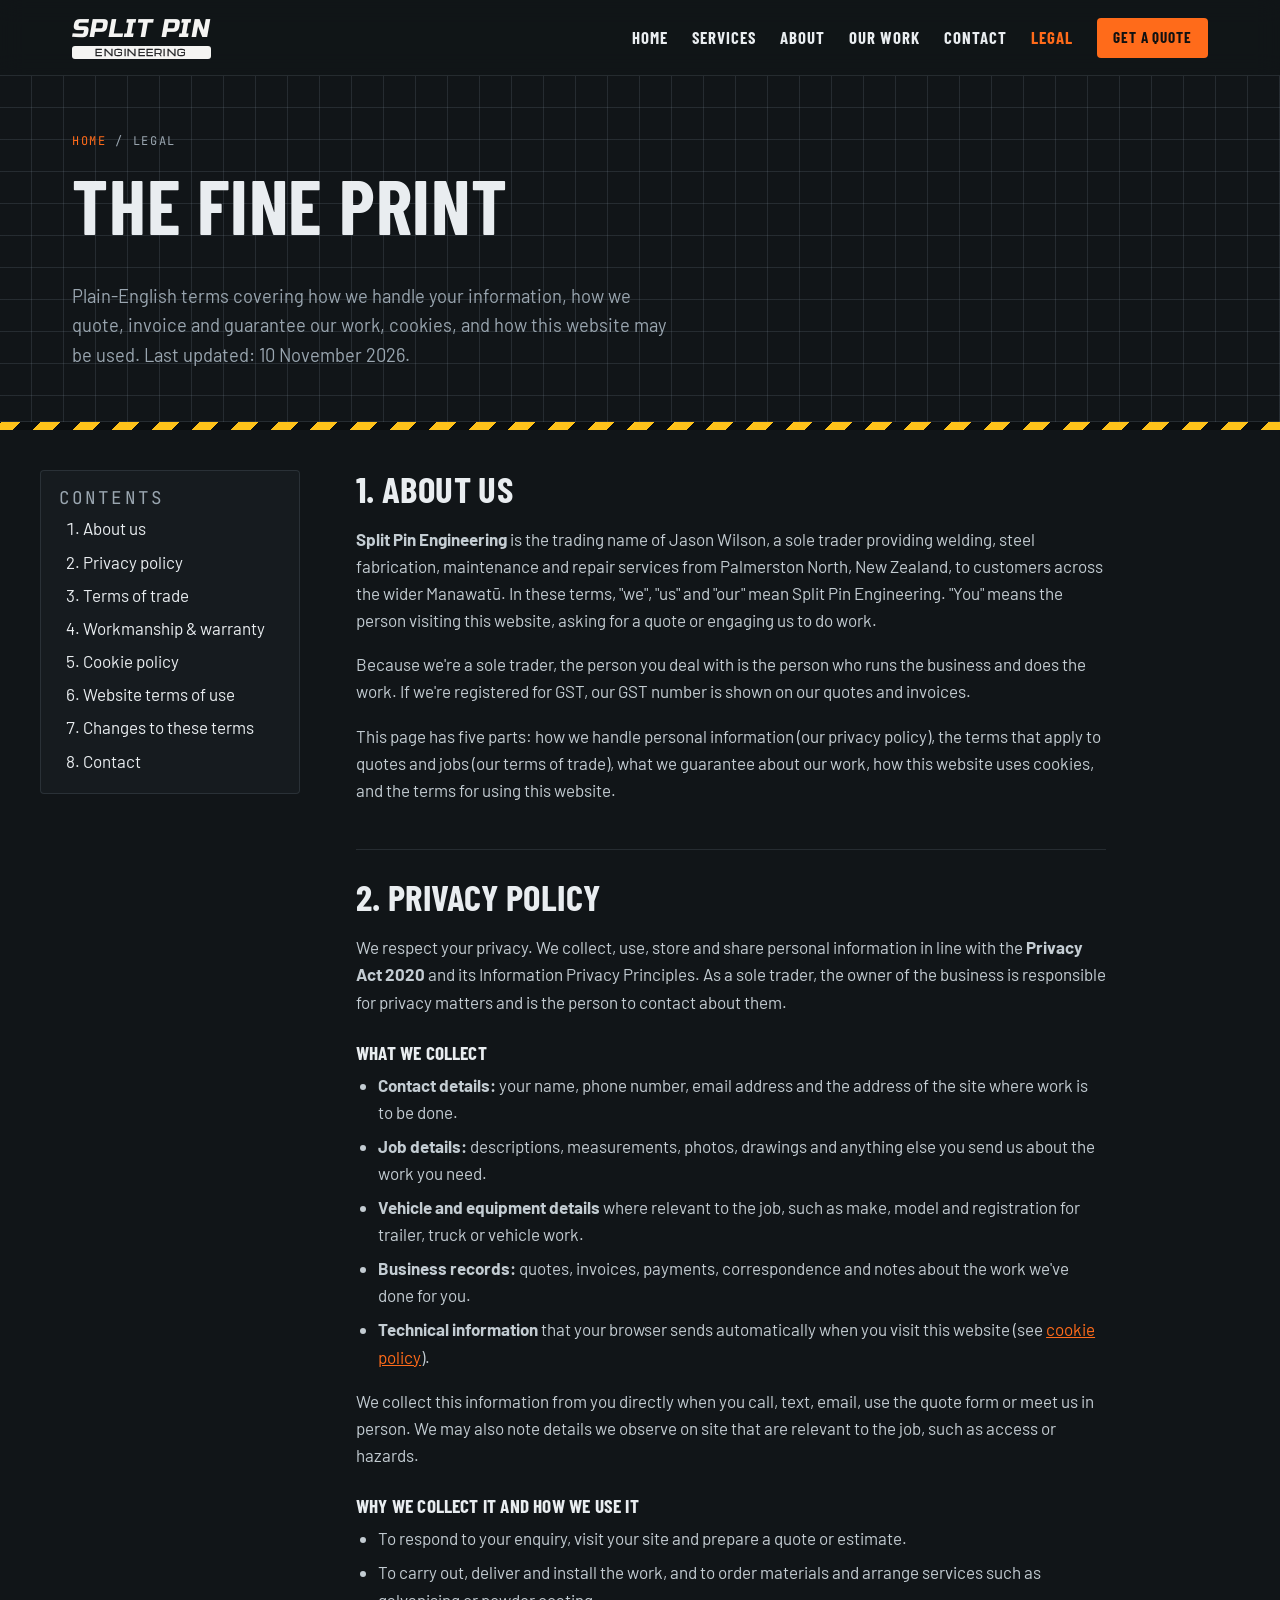
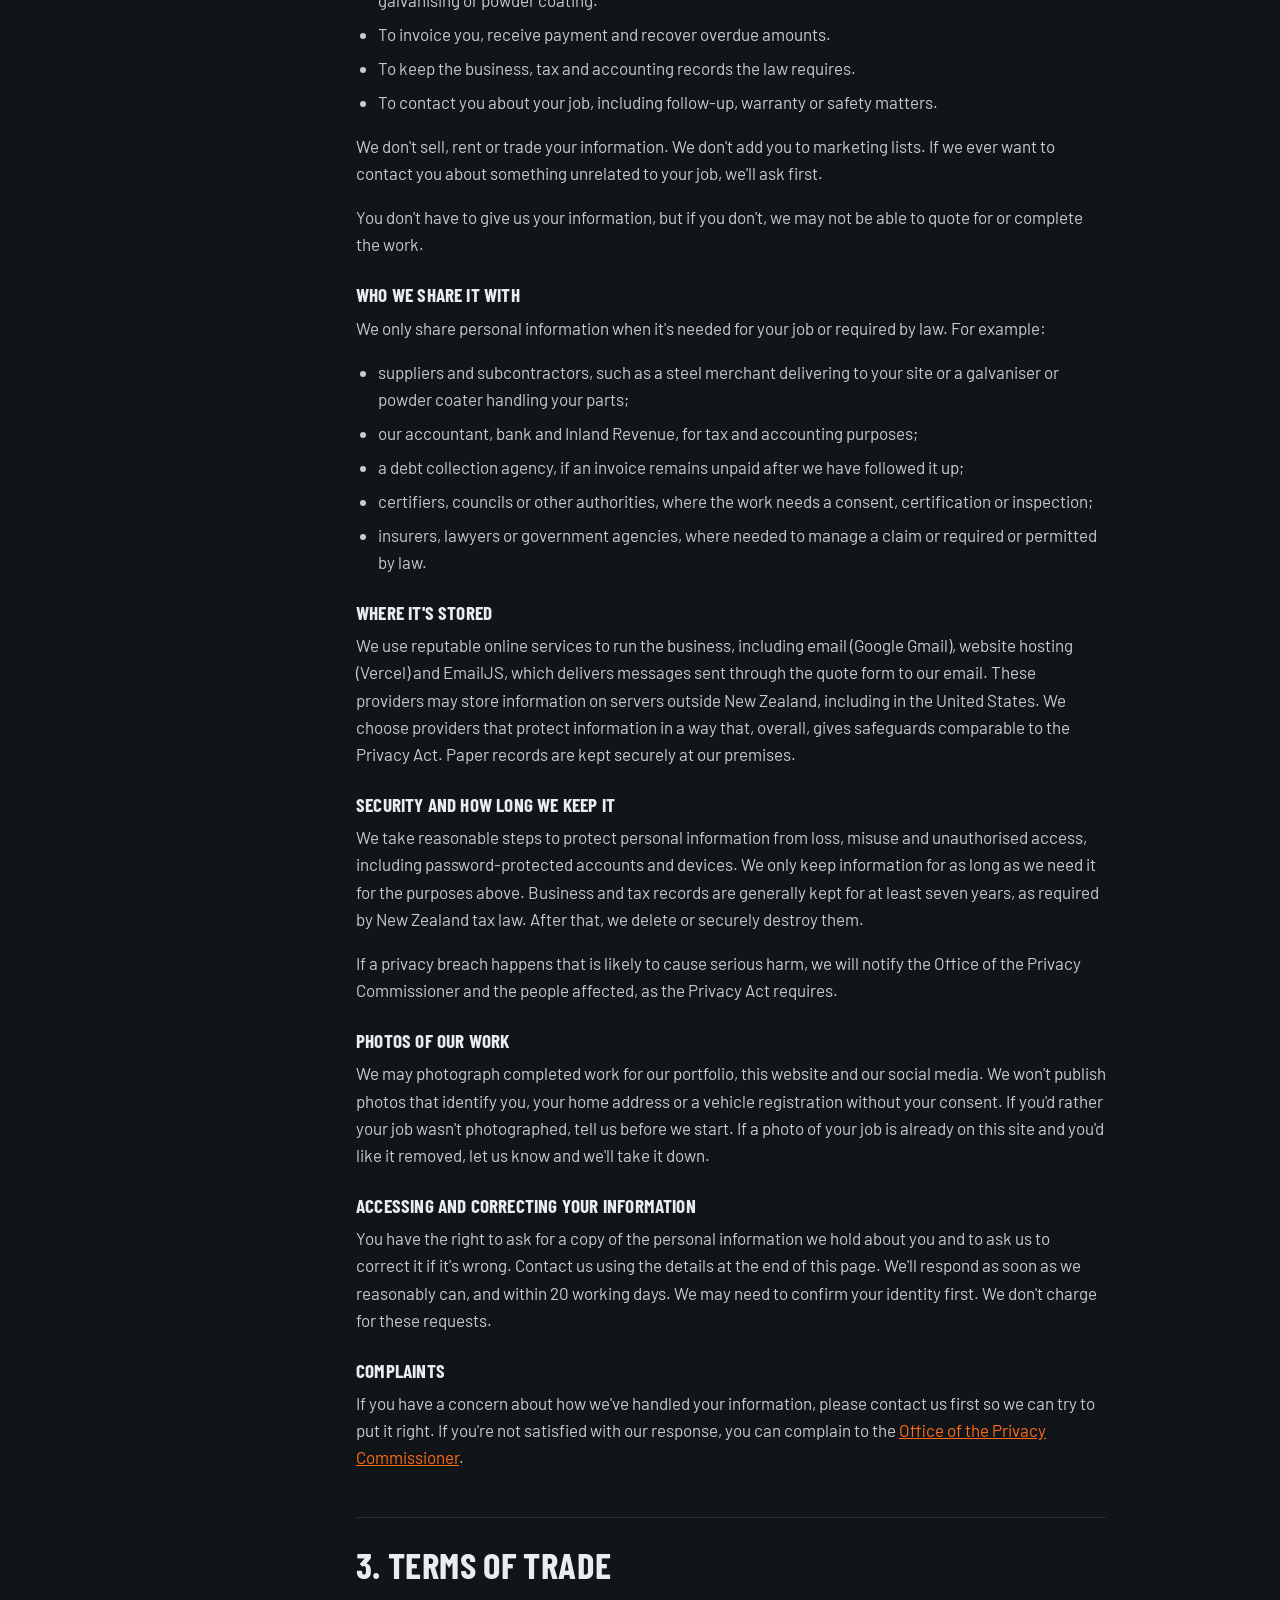
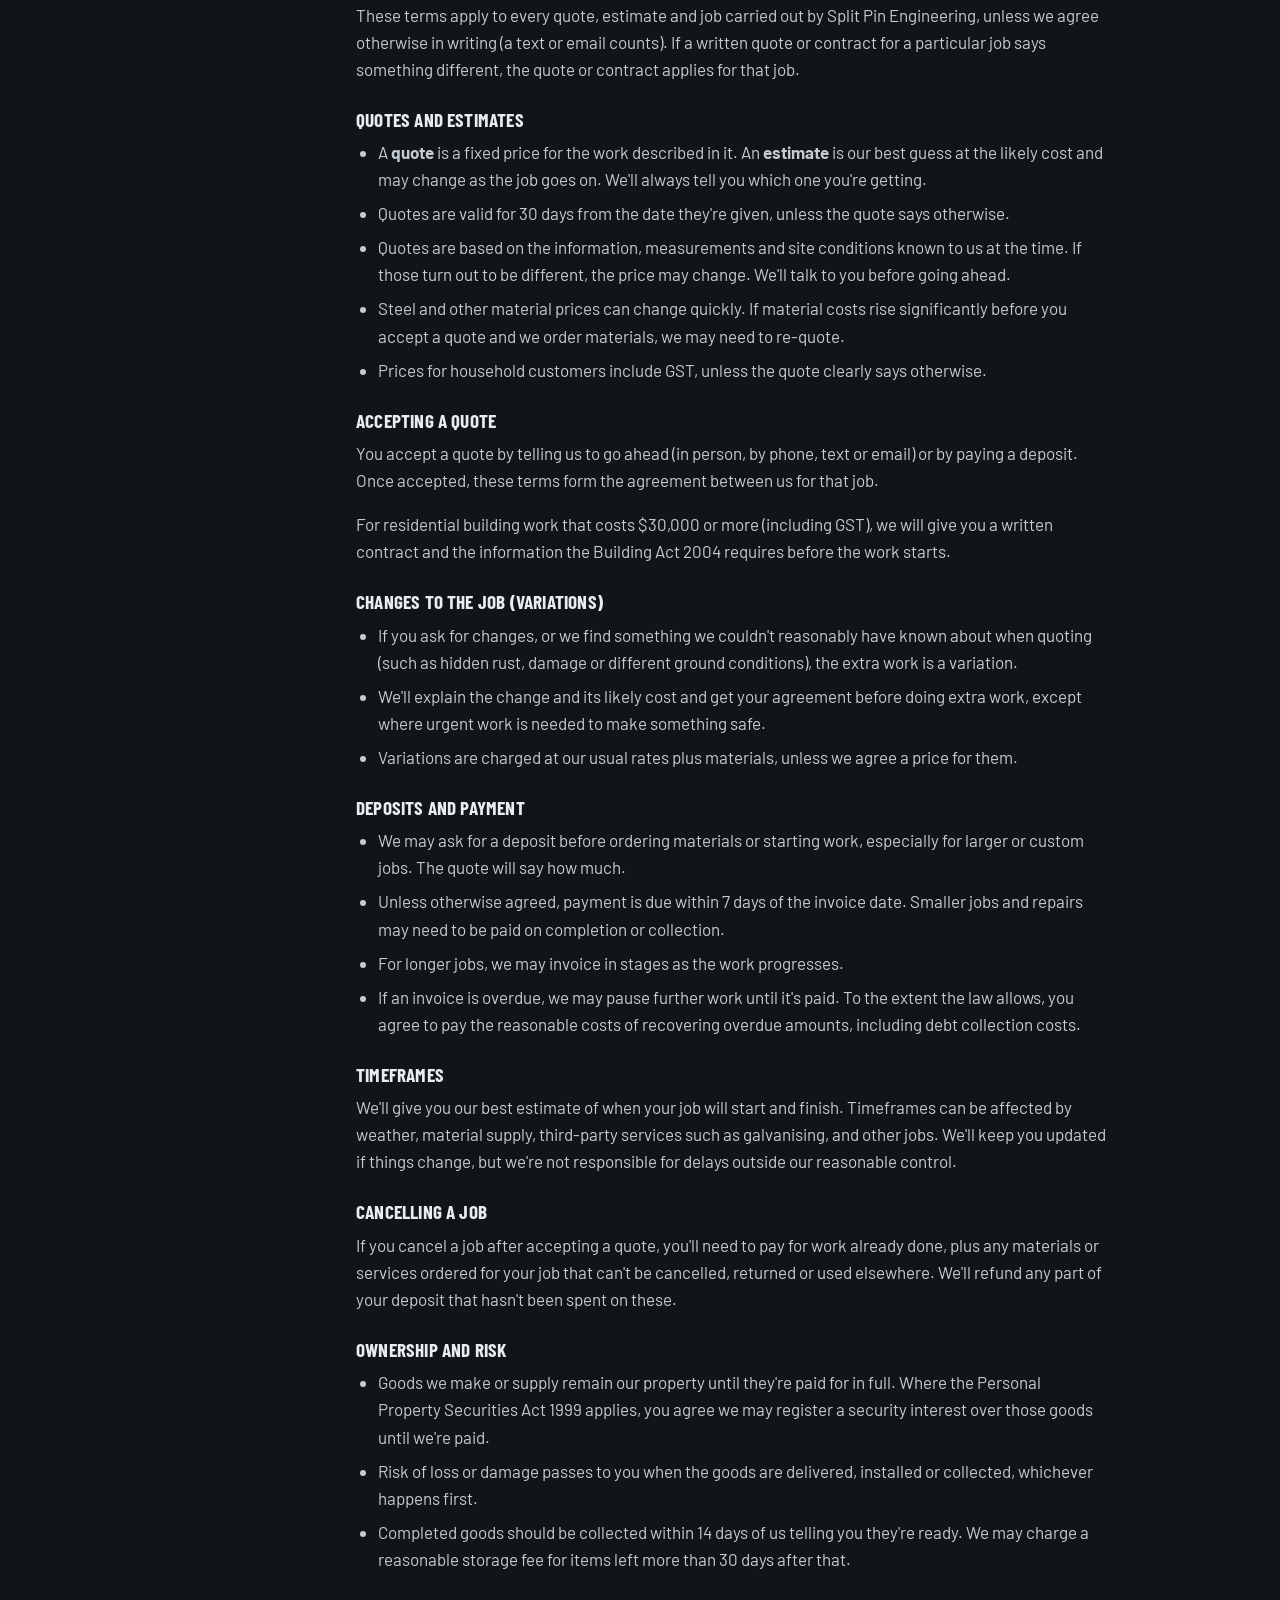
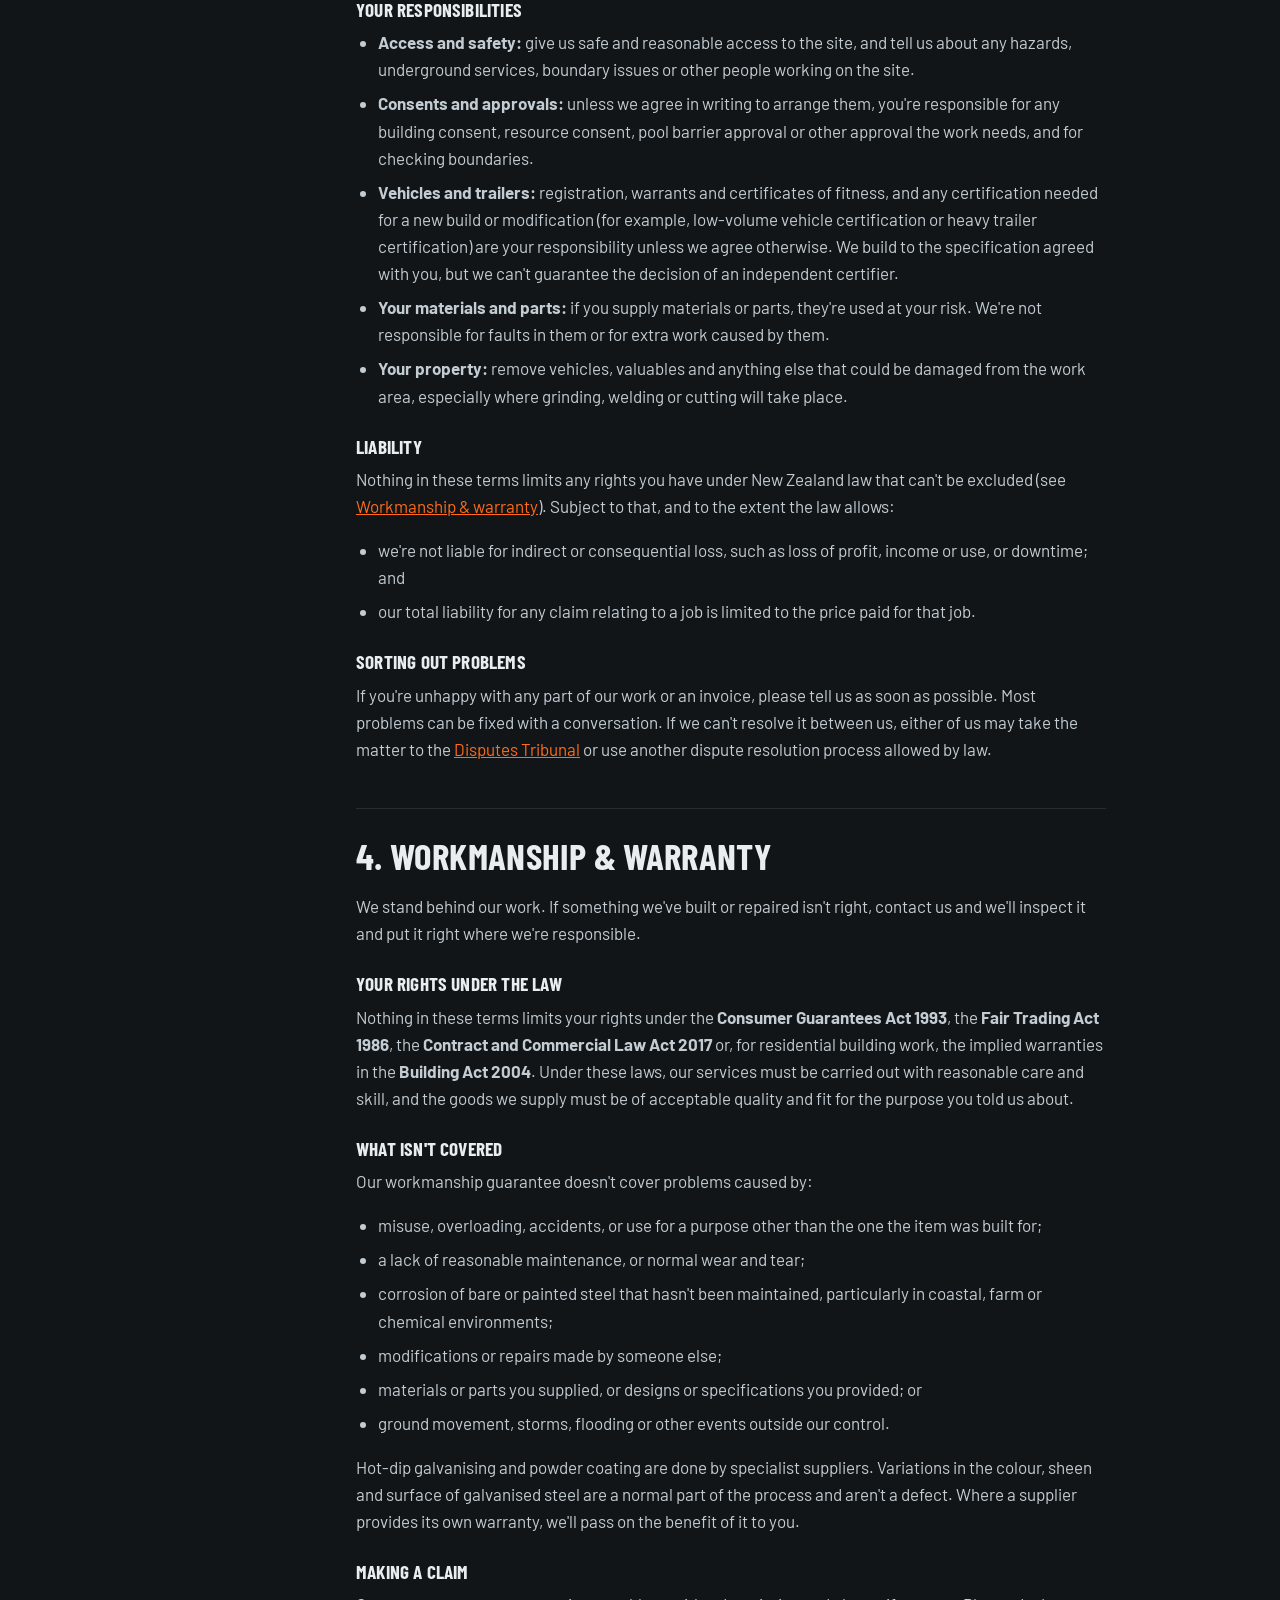
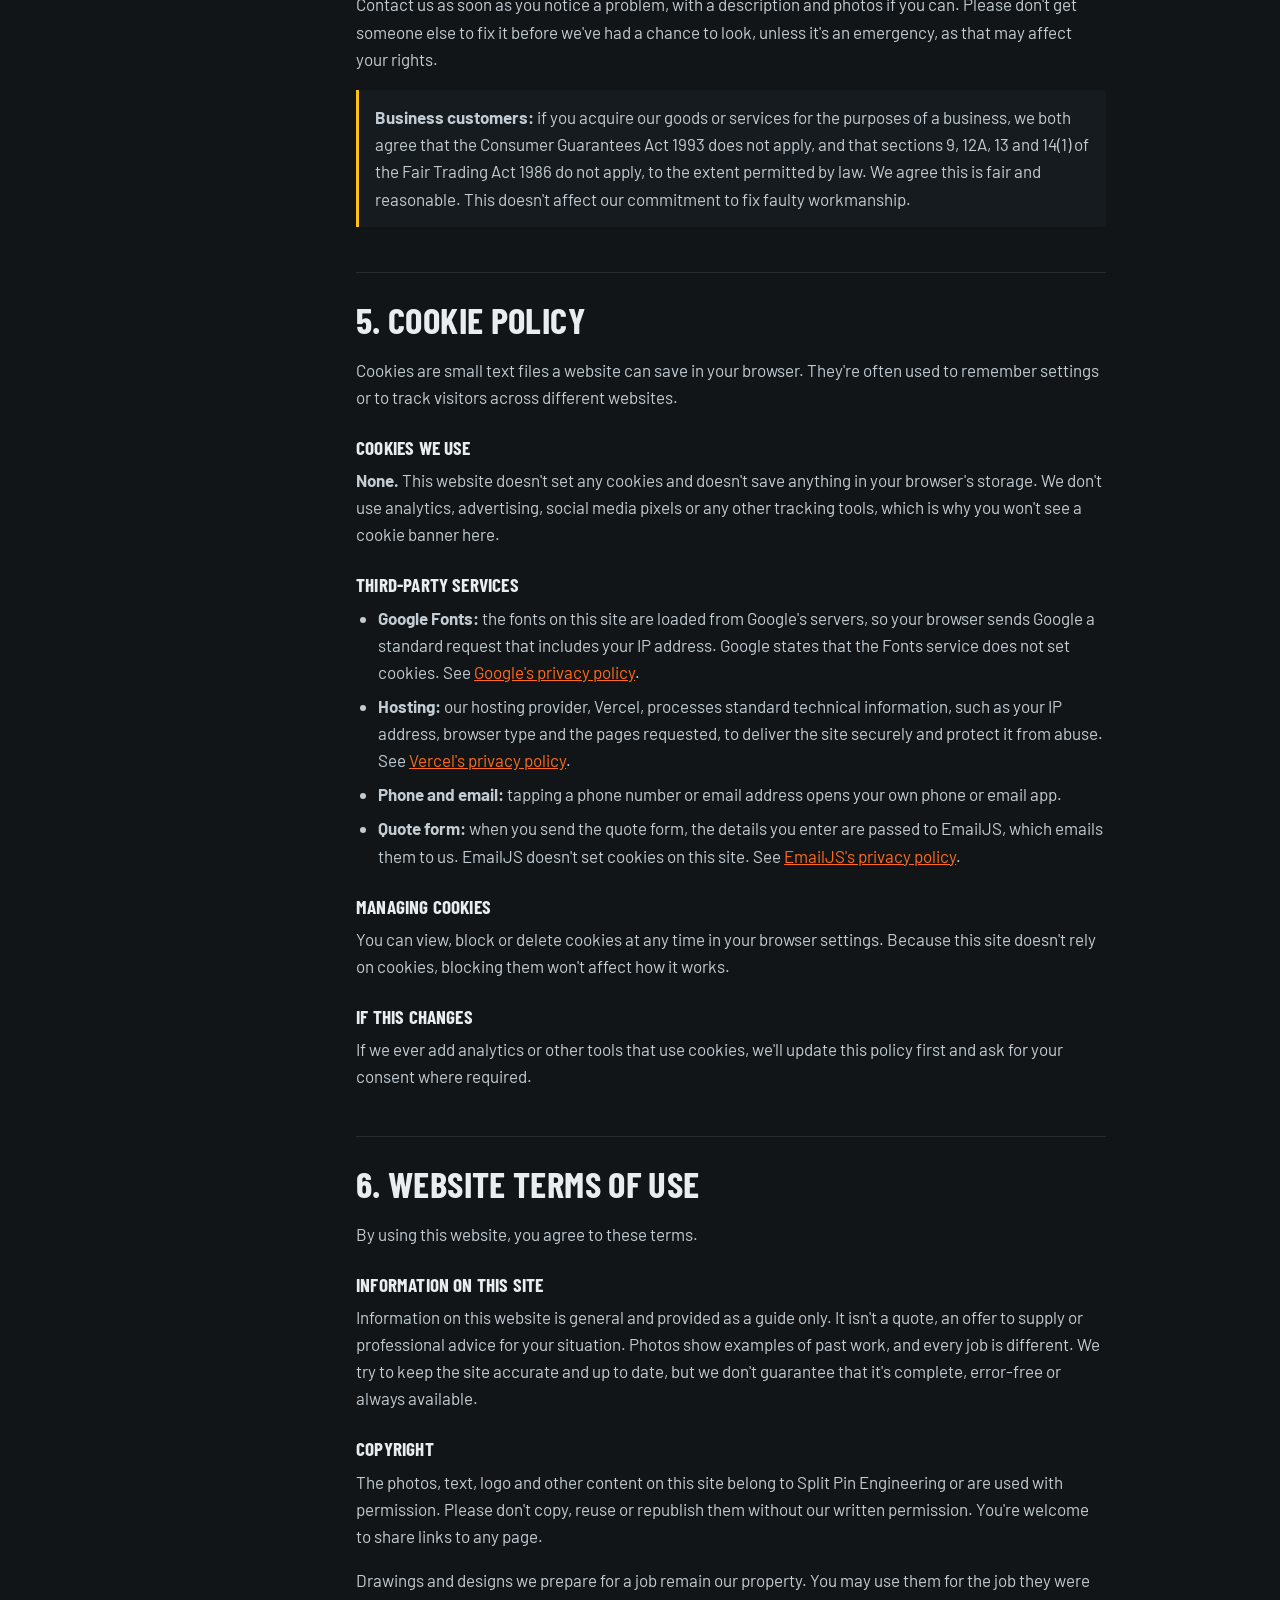
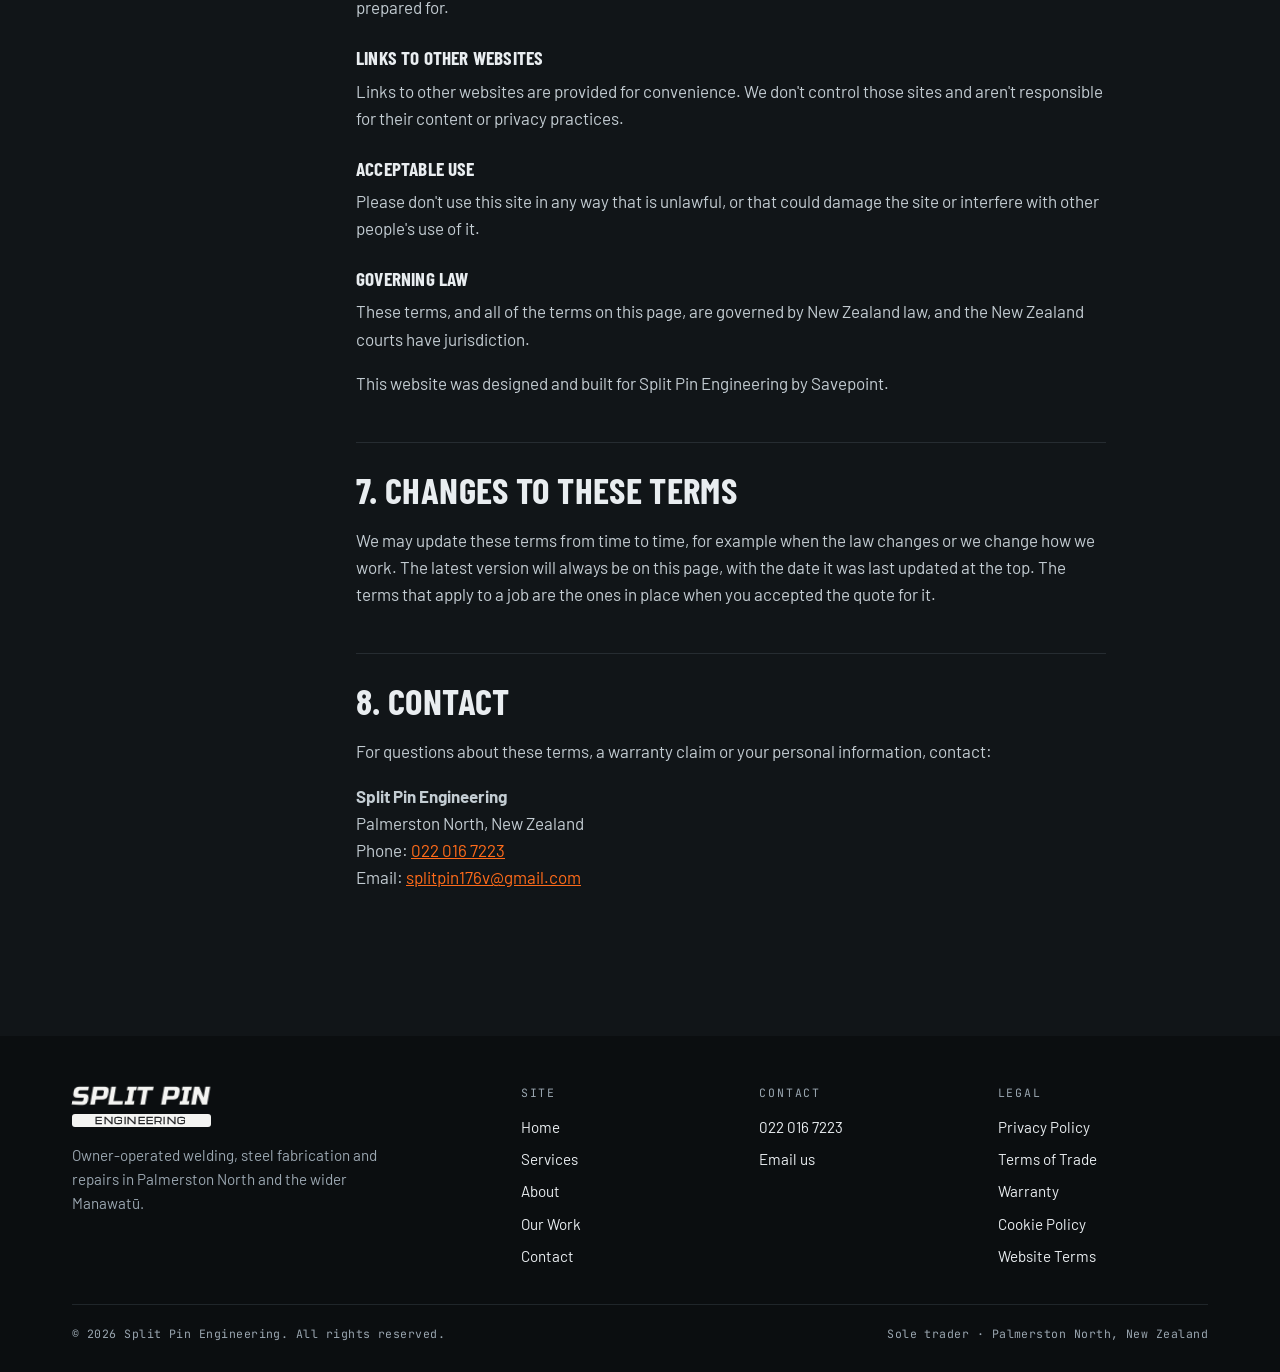
<file: legal.html>
<!doctype html>
<html lang="en-NZ">
<head>
  <meta charset="utf-8">
  <meta name="viewport" content="width=device-width, initial-scale=1, viewport-fit=cover">
  <title>Legal | Split Pin Engineering</title>
  <meta name="description" content="Privacy policy, terms of trade, workmanship warranty, cookie policy and website terms for Split Pin Engineering, Palmerston North.">
  <meta name="theme-color" content="#111518">
  <meta name="robots" content="index, follow, max-image-preview:large">
  <link rel="canonical" href="https://www.splitpin-engineering.co.nz/legal">
  <meta name="geo.region" content="NZ-MWT">
  <meta name="geo.placename" content="Palmerston North">

  <meta property="og:type" content="website">
  <meta property="og:site_name" content="Split Pin Engineering">
  <meta property="og:locale" content="en_NZ">
  <meta property="og:title" content="Legal | Split Pin Engineering">
  <meta property="og:description" content="Privacy policy, terms of trade, workmanship warranty, cookie policy and website terms for Split Pin Engineering, Palmerston North.">
  <meta property="og:image" content="https://www.splitpin-engineering.co.nz/images/og.jpg">
  <meta property="og:url" content="https://www.splitpin-engineering.co.nz/legal">
  <meta name="twitter:card" content="summary_large_image">

  <link rel="icon" href="/favicon.svg" type="image/svg+xml">
  <script type="application/ld+json">
  {
    "@context": "https://schema.org",
    "@type": "HomeAndConstructionBusiness",
    "@id": "https://www.splitpin-engineering.co.nz/#business",
    "name": "Split Pin Engineering",
    "alternateName": "Splitpin Engineering",
    "description": "Owner-operated welding, steel fabrication, maintenance and repairs in Palmerston North and the wider Manawatū, New Zealand.",
    "url": "https://www.splitpin-engineering.co.nz/",
    "image": "https://www.splitpin-engineering.co.nz/images/og.jpg",
    "telephone": "+64220167223",
    "email": "splitpin176v@gmail.com",
    "address": {
      "@type": "PostalAddress",
      "addressLocality": "Palmerston North",
      "addressRegion": "Manawatū-Whanganui",
      "addressCountry": "NZ"
    },
    "areaServed": [
      {
        "@type": "City",
        "name": "Palmerston North"
      },
      {
        "@type": "AdministrativeArea",
        "name": "Manawatū"
      },
      {
        "@type": "AdministrativeArea",
        "name": "Manawatū-Whanganui"
      }
    ],
    "knowsAbout": [
      "Welding",
      "Steel fabrication",
      "Aluminium fabrication",
      "Engineering",
      "Trailer repairs",
      "Gates",
      "Handrails",
      "Stockyards"
    ],
    "hasOfferCatalog": {
      "@type": "OfferCatalog",
      "name": "Welding and fabrication services",
      "itemListElement": [
        {
          "@type": "Offer",
          "itemOffered": {
            "@type": "Service",
            "name": "Gates & fencing",
            "areaServed": "Palmerston North and Manawatū"
          }
        },
        {
          "@type": "Offer",
          "itemOffered": {
            "@type": "Service",
            "name": "Handrails & access",
            "areaServed": "Palmerston North and Manawatū"
          }
        },
        {
          "@type": "Offer",
          "itemOffered": {
            "@type": "Service",
            "name": "Trailers & horse floats",
            "areaServed": "Palmerston North and Manawatū"
          }
        },
        {
          "@type": "Offer",
          "itemOffered": {
            "@type": "Service",
            "name": "Truck & vehicle fabrication",
            "areaServed": "Palmerston North and Manawatū"
          }
        },
        {
          "@type": "Offer",
          "itemOffered": {
            "@type": "Service",
            "name": "Farm & stockyard equipment",
            "areaServed": "Palmerston North and Manawatū"
          }
        },
        {
          "@type": "Offer",
          "itemOffered": {
            "@type": "Service",
            "name": "General fabrication & repairs",
            "areaServed": "Palmerston North and Manawatū"
          }
        },
        {
          "@type": "Offer",
          "itemOffered": {
            "@type": "Service",
            "name": "Heavy & light engineering",
            "areaServed": "Palmerston North and Manawatū"
          }
        },
        {
          "@type": "Offer",
          "itemOffered": {
            "@type": "Service",
            "name": "Maintenance",
            "areaServed": "Palmerston North and Manawatū"
          }
        }
      ]
    }
  }
  </script>
  <script type="application/ld+json">
  {
    "@context": "https://schema.org",
    "@type": "BreadcrumbList",
    "itemListElement": [
      {
        "@type": "ListItem",
        "position": 1,
        "name": "Home",
        "item": "https://www.splitpin-engineering.co.nz/"
      },
      {
        "@type": "ListItem",
        "position": 2,
        "name": "Legal",
        "item": "https://www.splitpin-engineering.co.nz/legal"
      }
    ]
  }
  </script>
  <link rel="preconnect" href="https://fonts.googleapis.com">
  <link rel="preconnect" href="https://fonts.gstatic.com" crossorigin>
  <link href="https://fonts.googleapis.com/css2?family=Barlow:wght@400;500;600&family=Barlow+Condensed:wght@600;700&family=JetBrains+Mono:wght@400;500&family=Michroma&family=Russo+One&display=swap" rel="stylesheet">
  <link rel="stylesheet" href="/css/styles.css?v=32f8084b">
</head>
<body class="has-call-bar">
  <!-- Icon sprite -->
  <svg width="0" height="0" style="position:absolute" aria-hidden="true">
    <symbol id="i-pin" viewBox="0 0 24 24" fill="none" stroke="currentColor" stroke-width="2" stroke-linecap="round" stroke-linejoin="round"><circle cx="12" cy="6" r="3.6"/><path d="M10 9.2V21M14 9.2V16l4 5"/></symbol>
    <symbol id="i-phone" viewBox="0 0 24 24" fill="none" stroke="currentColor" stroke-width="2" stroke-linecap="round" stroke-linejoin="round"><path d="M22 16.9v3a2 2 0 0 1-2.2 2 19.8 19.8 0 0 1-8.6-3.1 19.5 19.5 0 0 1-6-6A19.8 19.8 0 0 1 2.1 4.2 2 2 0 0 1 4.1 2h3a2 2 0 0 1 2 1.7c.1 1 .4 1.9.7 2.8a2 2 0 0 1-.4 2.1L8.1 9.9a16 16 0 0 0 6 6l1.3-1.3a2 2 0 0 1 2.1-.4c.9.3 1.8.6 2.8.7a2 2 0 0 1 1.7 2z"/></symbol>
    <symbol id="i-mail" viewBox="0 0 24 24" fill="none" stroke="currentColor" stroke-width="2" stroke-linecap="round" stroke-linejoin="round"><rect x="2" y="4" width="20" height="16" rx="2"/><path d="m22 7-10 6L2 7"/></symbol>
    <symbol id="i-map" viewBox="0 0 24 24" fill="none" stroke="currentColor" stroke-width="2" stroke-linecap="round" stroke-linejoin="round"><path d="M12 22s7-6.2 7-12a7 7 0 1 0-14 0c0 5.8 7 12 7 12z"/><circle cx="12" cy="10" r="2.5"/></symbol>
    <symbol id="i-clock" viewBox="0 0 24 24" fill="none" stroke="currentColor" stroke-width="2" stroke-linecap="round" stroke-linejoin="round"><circle cx="12" cy="12" r="10"/><path d="M12 6v6l4 2"/></symbol>
    <symbol id="i-arrow" viewBox="0 0 24 24" fill="none" stroke="currentColor" stroke-width="2" stroke-linecap="round" stroke-linejoin="round"><path d="M5 12h14M13 6l6 6-6 6"/></symbol>
    <symbol id="i-check" viewBox="0 0 24 24" fill="none" stroke="currentColor" stroke-width="2.4" stroke-linecap="round" stroke-linejoin="round"><path d="M4 12.5l5 5L20 6.5"/></symbol>
    <symbol id="i-close" viewBox="0 0 24 24" fill="none" stroke="currentColor" stroke-width="2" stroke-linecap="round"><path d="M6 6l12 12M18 6 6 18"/></symbol>
    <symbol id="i-left" viewBox="0 0 24 24" fill="none" stroke="currentColor" stroke-width="2" stroke-linecap="round" stroke-linejoin="round"><path d="M15 18l-6-6 6-6"/></symbol>
    <symbol id="i-right" viewBox="0 0 24 24" fill="none" stroke="currentColor" stroke-width="2" stroke-linecap="round" stroke-linejoin="round"><path d="M9 18l6-6-6-6"/></symbol>
    <!-- service icons -->
    <symbol id="s-gate" viewBox="0 0 48 48" fill="none" stroke="currentColor" stroke-width="2.4" stroke-linejoin="round"><path d="M4 8v34M44 8v34M8 14h32v24H8zM8 38l32-24M16 14v24M24 14v24M32 14v24"/></symbol>
    <symbol id="s-rail" viewBox="0 0 48 48" fill="none" stroke="currentColor" stroke-width="2.4" stroke-linecap="round" stroke-linejoin="round"><path d="M4 42h10v-8h10v-8h10v-8h10"/><path d="M10 38V16a6 6 0 0 1 6-6h22v20"/></symbol>
    <symbol id="s-trailer" viewBox="0 0 48 48" fill="none" stroke="currentColor" stroke-width="2.4" stroke-linecap="round" stroke-linejoin="round"><path d="M10 14h34v18H10zM10 26H2"/><circle cx="22" cy="36" r="4"/><circle cx="32" cy="36" r="4"/><path d="M18 14v18M28 14v18M36 14v18"/></symbol>
    <symbol id="s-truck" viewBox="0 0 48 48" fill="none" stroke="currentColor" stroke-width="2.4" stroke-linecap="round" stroke-linejoin="round"><path d="M4 12h22v22H4zM26 20h10l8 8v6H26"/><circle cx="12" cy="36" r="4"/><circle cx="36" cy="36" r="4"/><path d="M10 18h10v10H10z"/></symbol>
    <symbol id="s-farm" viewBox="0 0 48 48" fill="none" stroke="currentColor" stroke-width="2.4" stroke-linecap="round" stroke-linejoin="round"><path d="M6 6v38M18 6v38M30 6v38M42 6v38M6 14h36M6 26h36M6 38h36"/></symbol>
    <symbol id="s-weld" viewBox="0 0 48 48" fill="none" stroke="currentColor" stroke-width="2.4" stroke-linecap="round" stroke-linejoin="round"><path d="M6 40l18-18M24 22l6-6 4 4-6 6zM34 20l8-8M30 10l2-4M38 18l4-2M36 14l6-6"/><path d="M4 44h40"/></symbol>
  </svg>

  <a class="skip-link" href="#main">Skip to content</a>

  <header class="site-header">
    <div class="container">
      <a class="brand" href="/" aria-label="Split Pin Engineering home">
        <span class="logo"><span class="logo-name">Split Pin</span><span class="logo-plate">Engineering</span></span>
      </a>
      <button class="nav-toggle" aria-expanded="false" aria-controls="site-nav" aria-label="Open menu"><span></span></button>
      <nav class="site-nav" id="site-nav" aria-label="Main">
        <a href="/">Home <span class="mono">01</span></a>
        <a href="/services">Services <span class="mono">02</span></a>
        <a href="/about">About <span class="mono">03</span></a>
        <a href="/work">Our Work <span class="mono">04</span></a>
        <a href="/contact">Contact <span class="mono">05</span></a>
        <a href="/legal" aria-current="page">Legal <span class="mono">06</span></a>
        <a class="btn btn-primary" href="/contact">Get a Quote</a>
      </nav>
    </div>
  </header>

  <main id="main">
    <section class="page-hero grid-bg">
      <div class="container">
        <p class="crumbs"><a href="/">Home</a> / Legal</p>
        <h1>The fine print</h1>
        <p class="lead">Plain-English terms covering how we handle your information, how we quote, invoice and guarantee our work, cookies, and how this website may be used. Last updated: 10 November 2026.</p>
      </div>
    </section>
    <div class="hazard-stripe" aria-hidden="true"></div>

    <div class="container legal-layout">
      <nav class="toc" aria-label="Contents">
        <h2>Contents</h2>
        <ol>
          <li><a href="#about-us">About us</a></li>
          <li><a href="#privacy">Privacy policy</a></li>
          <li><a href="#terms-of-trade">Terms of trade</a></li>
          <li><a href="#warranty">Workmanship &amp; warranty</a></li>
          <li><a href="#cookies">Cookie policy</a></li>
          <li><a href="#website-terms">Website terms of use</a></li>
          <li><a href="#changes">Changes to these terms</a></li>
          <li><a href="#contact-us">Contact</a></li>
        </ol>
      </nav>

      <article class="legal">
        <section id="about-us">
          <h2>1. About us</h2>
          <p><strong>Split Pin Engineering</strong> is the trading name of Jason Wilson, a sole trader providing welding, steel fabrication, maintenance and repair services from Palmerston North, New Zealand, to customers across the wider Manawat&#363;. In these terms, "we", "us" and "our" mean Split Pin Engineering. "You" means the person visiting this website, asking for a quote or engaging us to do work.</p>
          <p>Because we're a sole trader, the person you deal with is the person who runs the business and does the work. If we're registered for GST, our GST number is shown on our quotes and invoices.</p>
          <p>This page has five parts: how we handle personal information (our privacy policy), the terms that apply to quotes and jobs (our terms of trade), what we guarantee about our work, how this website uses cookies, and the terms for using this website.</p>
        </section>

        <section id="privacy">
          <h2>2. Privacy policy</h2>
          <p>We respect your privacy. We collect, use, store and share personal information in line with the <strong>Privacy Act 2020</strong> and its Information Privacy Principles. As a sole trader, the owner of the business is responsible for privacy matters and is the person to contact about them.</p>

          <h3>What we collect</h3>
          <ul>
            <li><strong>Contact details:</strong> your name, phone number, email address and the address of the site where work is to be done.</li>
            <li><strong>Job details:</strong> descriptions, measurements, photos, drawings and anything else you send us about the work you need.</li>
            <li><strong>Vehicle and equipment details</strong> where relevant to the job, such as make, model and registration for trailer, truck or vehicle work.</li>
            <li><strong>Business records:</strong> quotes, invoices, payments, correspondence and notes about the work we've done for you.</li>
            <li><strong>Technical information</strong> that your browser sends automatically when you visit this website (see <a href="#cookies">cookie policy</a>).</li>
          </ul>
          <p>We collect this information from you directly when you call, text, email, use the quote form or meet us in person. We may also note details we observe on site that are relevant to the job, such as access or hazards.</p>

          <h3>Why we collect it and how we use it</h3>
          <ul>
            <li>To respond to your enquiry, visit your site and prepare a quote or estimate.</li>
            <li>To carry out, deliver and install the work, and to order materials and arrange services such as galvanising or powder coating.</li>
            <li>To invoice you, receive payment and recover overdue amounts.</li>
            <li>To keep the business, tax and accounting records the law requires.</li>
            <li>To contact you about your job, including follow-up, warranty or safety matters.</li>
          </ul>
          <p>We don't sell, rent or trade your information. We don't add you to marketing lists. If we ever want to contact you about something unrelated to your job, we'll ask first.</p>
          <p>You don't have to give us your information, but if you don't, we may not be able to quote for or complete the work.</p>

          <h3>Who we share it with</h3>
          <p>We only share personal information when it's needed for your job or required by law. For example:</p>
          <ul>
            <li>suppliers and subcontractors, such as a steel merchant delivering to your site or a galvaniser or powder coater handling your parts;</li>
            <li>our accountant, bank and Inland Revenue, for tax and accounting purposes;</li>
            <li>a debt collection agency, if an invoice remains unpaid after we have followed it up;</li>
            <li>certifiers, councils or other authorities, where the work needs a consent, certification or inspection;</li>
            <li>insurers, lawyers or government agencies, where needed to manage a claim or required or permitted by law.</li>
          </ul>

          <h3>Where it's stored</h3>
          <p>We use reputable online services to run the business, including email (Google Gmail), website hosting (Vercel) and EmailJS, which delivers messages sent through the quote form to our email. These providers may store information on servers outside New Zealand, including in the United States. We choose providers that protect information in a way that, overall, gives safeguards comparable to the Privacy Act. Paper records are kept securely at our premises.</p>

          <h3>Security and how long we keep it</h3>
          <p>We take reasonable steps to protect personal information from loss, misuse and unauthorised access, including password-protected accounts and devices. We only keep information for as long as we need it for the purposes above. Business and tax records are generally kept for at least seven years, as required by New Zealand tax law. After that, we delete or securely destroy them.</p>
          <p>If a privacy breach happens that is likely to cause serious harm, we will notify the Office of the Privacy Commissioner and the people affected, as the Privacy Act requires.</p>

          <h3>Photos of our work</h3>
          <p>We may photograph completed work for our portfolio, this website and our social media. We won't publish photos that identify you, your home address or a vehicle registration without your consent. If you'd rather your job wasn't photographed, tell us before we start. If a photo of your job is already on this site and you'd like it removed, let us know and we'll take it down.</p>

          <h3>Accessing and correcting your information</h3>
          <p>You have the right to ask for a copy of the personal information we hold about you and to ask us to correct it if it's wrong. Contact us using the details at the end of this page. We'll respond as soon as we reasonably can, and within 20 working days. We may need to confirm your identity first. We don't charge for these requests.</p>

          <h3>Complaints</h3>
          <p>If you have a concern about how we've handled your information, please contact us first so we can try to put it right. If you're not satisfied with our response, you can complain to the <a href="https://www.privacy.org.nz" rel="noopener" target="_blank">Office of the Privacy Commissioner</a>.</p>
        </section>

        <section id="terms-of-trade">
          <h2>3. Terms of trade</h2>
          <p>These terms apply to every quote, estimate and job carried out by Split Pin Engineering, unless we agree otherwise in writing (a text or email counts). If a written quote or contract for a particular job says something different, the quote or contract applies for that job.</p>

          <h3>Quotes and estimates</h3>
          <ul>
            <li>A <strong>quote</strong> is a fixed price for the work described in it. An <strong>estimate</strong> is our best guess at the likely cost and may change as the job goes on. We'll always tell you which one you're getting.</li>
            <li>Quotes are valid for 30 days from the date they're given, unless the quote says otherwise.</li>
            <li>Quotes are based on the information, measurements and site conditions known to us at the time. If those turn out to be different, the price may change. We'll talk to you before going ahead.</li>
            <li>Steel and other material prices can change quickly. If material costs rise significantly before you accept a quote and we order materials, we may need to re-quote.</li>
            <li>Prices for household customers include GST, unless the quote clearly says otherwise.</li>
          </ul>

          <h3>Accepting a quote</h3>
          <p>You accept a quote by telling us to go ahead (in person, by phone, text or email) or by paying a deposit. Once accepted, these terms form the agreement between us for that job.</p>
          <p>For residential building work that costs $30,000 or more (including GST), we will give you a written contract and the information the Building Act 2004 requires before the work starts.</p>

          <h3>Changes to the job (variations)</h3>
          <ul>
            <li>If you ask for changes, or we find something we couldn't reasonably have known about when quoting (such as hidden rust, damage or different ground conditions), the extra work is a variation.</li>
            <li>We'll explain the change and its likely cost and get your agreement before doing extra work, except where urgent work is needed to make something safe.</li>
            <li>Variations are charged at our usual rates plus materials, unless we agree a price for them.</li>
          </ul>

          <h3>Deposits and payment</h3>
          <ul>
            <li>We may ask for a deposit before ordering materials or starting work, especially for larger or custom jobs. The quote will say how much.</li>
            <li>Unless otherwise agreed, payment is due within 7 days of the invoice date. Smaller jobs and repairs may need to be paid on completion or collection.</li>
            <li>For longer jobs, we may invoice in stages as the work progresses.</li>
            <li>If an invoice is overdue, we may pause further work until it's paid. To the extent the law allows, you agree to pay the reasonable costs of recovering overdue amounts, including debt collection costs.</li>
          </ul>

          <h3>Timeframes</h3>
          <p>We'll give you our best estimate of when your job will start and finish. Timeframes can be affected by weather, material supply, third-party services such as galvanising, and other jobs. We'll keep you updated if things change, but we're not responsible for delays outside our reasonable control.</p>

          <h3>Cancelling a job</h3>
          <p>If you cancel a job after accepting a quote, you'll need to pay for work already done, plus any materials or services ordered for your job that can't be cancelled, returned or used elsewhere. We'll refund any part of your deposit that hasn't been spent on these.</p>

          <h3>Ownership and risk</h3>
          <ul>
            <li>Goods we make or supply remain our property until they're paid for in full. Where the Personal Property Securities Act 1999 applies, you agree we may register a security interest over those goods until we're paid.</li>
            <li>Risk of loss or damage passes to you when the goods are delivered, installed or collected, whichever happens first.</li>
            <li>Completed goods should be collected within 14 days of us telling you they're ready. We may charge a reasonable storage fee for items left more than 30 days after that.</li>
          </ul>

          <h3>Your responsibilities</h3>
          <ul>
            <li><strong>Access and safety:</strong> give us safe and reasonable access to the site, and tell us about any hazards, underground services, boundary issues or other people working on the site.</li>
            <li><strong>Consents and approvals:</strong> unless we agree in writing to arrange them, you're responsible for any building consent, resource consent, pool barrier approval or other approval the work needs, and for checking boundaries.</li>
            <li><strong>Vehicles and trailers:</strong> registration, warrants and certificates of fitness, and any certification needed for a new build or modification (for example, low-volume vehicle certification or heavy trailer certification) are your responsibility unless we agree otherwise. We build to the specification agreed with you, but we can't guarantee the decision of an independent certifier.</li>
            <li><strong>Your materials and parts:</strong> if you supply materials or parts, they're used at your risk. We're not responsible for faults in them or for extra work caused by them.</li>
            <li><strong>Your property:</strong> remove vehicles, valuables and anything else that could be damaged from the work area, especially where grinding, welding or cutting will take place.</li>
          </ul>

          <h3>Liability</h3>
          <p>Nothing in these terms limits any rights you have under New Zealand law that can't be excluded (see <a href="#warranty">Workmanship &amp; warranty</a>). Subject to that, and to the extent the law allows:</p>
          <ul>
            <li>we're not liable for indirect or consequential loss, such as loss of profit, income or use, or downtime; and</li>
            <li>our total liability for any claim relating to a job is limited to the price paid for that job.</li>
          </ul>

          <h3>Sorting out problems</h3>
          <p>If you're unhappy with any part of our work or an invoice, please tell us as soon as possible. Most problems can be fixed with a conversation. If we can't resolve it between us, either of us may take the matter to the <a href="https://www.disputestribunal.govt.nz" rel="noopener" target="_blank">Disputes Tribunal</a> or use another dispute resolution process allowed by law.</p>
        </section>

        <section id="warranty">
          <h2>4. Workmanship &amp; warranty</h2>
          <p>We stand behind our work. If something we've built or repaired isn't right, contact us and we'll inspect it and put it right where we're responsible.</p>

          <h3>Your rights under the law</h3>
          <p>Nothing in these terms limits your rights under the <strong>Consumer Guarantees Act 1993</strong>, the <strong>Fair Trading Act 1986</strong>, the <strong>Contract and Commercial Law Act 2017</strong> or, for residential building work, the implied warranties in the <strong>Building Act 2004</strong>. Under these laws, our services must be carried out with reasonable care and skill, and the goods we supply must be of acceptable quality and fit for the purpose you told us about.</p>

          <h3>What isn't covered</h3>
          <p>Our workmanship guarantee doesn't cover problems caused by:</p>
          <ul>
            <li>misuse, overloading, accidents, or use for a purpose other than the one the item was built for;</li>
            <li>a lack of reasonable maintenance, or normal wear and tear;</li>
            <li>corrosion of bare or painted steel that hasn't been maintained, particularly in coastal, farm or chemical environments;</li>
            <li>modifications or repairs made by someone else;</li>
            <li>materials or parts you supplied, or designs or specifications you provided; or</li>
            <li>ground movement, storms, flooding or other events outside our control.</li>
          </ul>
          <p>Hot-dip galvanising and powder coating are done by specialist suppliers. Variations in the colour, sheen and surface of galvanised steel are a normal part of the process and aren't a defect. Where a supplier provides its own warranty, we'll pass on the benefit of it to you.</p>

          <h3>Making a claim</h3>
          <p>Contact us as soon as you notice a problem, with a description and photos if you can. Please don't get someone else to fix it before we've had a chance to look, unless it's an emergency, as that may affect your rights.</p>

          <div class="callout">
            <p style="margin:0"><strong>Business customers:</strong> if you acquire our goods or services for the purposes of a business, we both agree that the Consumer Guarantees Act 1993 does not apply, and that sections 9, 12A, 13 and 14(1) of the Fair Trading Act 1986 do not apply, to the extent permitted by law. We agree this is fair and reasonable. This doesn't affect our commitment to fix faulty workmanship.</p>
          </div>
        </section>

        <section id="cookies">
          <h2>5. Cookie policy</h2>
          <p>Cookies are small text files a website can save in your browser. They're often used to remember settings or to track visitors across different websites.</p>

          <h3>Cookies we use</h3>
          <p><strong>None.</strong> This website doesn't set any cookies and doesn't save anything in your browser's storage. We don't use analytics, advertising, social media pixels or any other tracking tools, which is why you won't see a cookie banner here.</p>

          <h3>Third-party services</h3>
          <ul>
            <li><strong>Google Fonts:</strong> the fonts on this site are loaded from Google's servers, so your browser sends Google a standard request that includes your IP address. Google states that the Fonts service does not set cookies. See <a href="https://policies.google.com/privacy" rel="noopener" target="_blank">Google's privacy policy</a>.</li>
            <li><strong>Hosting:</strong> our hosting provider, Vercel, processes standard technical information, such as your IP address, browser type and the pages requested, to deliver the site securely and protect it from abuse. See <a href="https://vercel.com/legal/privacy-policy" rel="noopener" target="_blank">Vercel's privacy policy</a>.</li>
            <li><strong>Phone and email:</strong> tapping a phone number or email address opens your own phone or email app.</li>
            <li><strong>Quote form:</strong> when you send the quote form, the details you enter are passed to EmailJS, which emails them to us. EmailJS doesn't set cookies on this site. See <a href="https://www.emailjs.com/legal/privacy-policy/" rel="noopener" target="_blank">EmailJS's privacy policy</a>.</li>
          </ul>

          <h3>Managing cookies</h3>
          <p>You can view, block or delete cookies at any time in your browser settings. Because this site doesn't rely on cookies, blocking them won't affect how it works.</p>

          <h3>If this changes</h3>
          <p>If we ever add analytics or other tools that use cookies, we'll update this policy first and ask for your consent where required.</p>
        </section>

        <section id="website-terms">
          <h2>6. Website terms of use</h2>
          <p>By using this website, you agree to these terms.</p>

          <h3>Information on this site</h3>
          <p>Information on this website is general and provided as a guide only. It isn't a quote, an offer to supply or professional advice for your situation. Photos show examples of past work, and every job is different. We try to keep the site accurate and up to date, but we don't guarantee that it's complete, error-free or always available.</p>

          <h3>Copyright</h3>
          <p>The photos, text, logo and other content on this site belong to Split Pin Engineering or are used with permission. Please don't copy, reuse or republish them without our written permission. You're welcome to share links to any page.</p>
          <p>Drawings and designs we prepare for a job remain our property. You may use them for the job they were prepared for.</p>

          <h3>Links to other websites</h3>
          <p>Links to other websites are provided for convenience. We don't control those sites and aren't responsible for their content or privacy practices.</p>

          <h3>Acceptable use</h3>
          <p>Please don't use this site in any way that is unlawful, or that could damage the site or interfere with other people's use of it.</p>

          <h3>Governing law</h3>
          <p>These terms, and all of the terms on this page, are governed by New Zealand law, and the New Zealand courts have jurisdiction.</p>

          <p>This website was designed and built for Split Pin Engineering by Savepoint.</p>
        </section>

        <section id="changes">
          <h2>7. Changes to these terms</h2>
          <p>We may update these terms from time to time, for example when the law changes or we change how we work. The latest version will always be on this page, with the date it was last updated at the top. The terms that apply to a job are the ones in place when you accepted the quote for it.</p>
        </section>

        <section id="contact-us">
          <h2>8. Contact</h2>
          <p>For questions about these terms, a warranty claim or your personal information, contact:</p>
          <p><strong>Split Pin Engineering</strong><br>
            Palmerston North, New Zealand<br>
            Phone: <a href="tel:+64220167223">022 016 7223</a><br>
            Email: <a href="mailto:splitpin176v@gmail.com">splitpin176v@gmail.com</a></p>
        </section>
      </article>
    </div>
  </main>

  <footer class="site-footer">
    <div class="container">
      <div class="footer-grid">
        <div>
          <a class="brand" href="/">
            <span class="logo"><span class="logo-name">Split Pin</span><span class="logo-plate">Engineering</span></span>
          </a>
          <p style="color:var(--muted);margin-top:16px;max-width:36ch">Owner-operated welding, steel fabrication and repairs in Palmerston North and the wider Manawat&#363;.</p>
        </div>
        <div>
          <h4>Site</h4>
          <ul>
            <li><a href="/">Home</a></li>
            <li><a href="/services">Services</a></li>
            <li><a href="/about">About</a></li>
            <li><a href="/work">Our Work</a></li>
            <li><a href="/contact">Contact</a></li>
          </ul>
        </div>
        <div>
          <h4>Contact</h4>
          <ul>
            <li><a href="tel:+64220167223">022 016 7223</a></li>
            <li><a href="mailto:splitpin176v@gmail.com">Email us</a></li>
          </ul>
        </div>
        <div>
          <h4>Legal</h4>
          <ul>
            <li><a href="/legal#privacy">Privacy Policy</a></li>
            <li><a href="/legal#terms-of-trade">Terms of Trade</a></li>
            <li><a href="/legal#warranty">Warranty</a></li>
            <li><a href="/legal#cookies">Cookie Policy</a></li>
            <li><a href="/legal#website-terms">Website Terms</a></li>
          </ul>
        </div>
      </div>
      <div class="footer-base">
        <span>&copy; <span data-year>2026</span> Split Pin Engineering. All rights reserved.</span>
        <span>Sole trader &middot; Palmerston North, New Zealand</span>
      </div>
    </div>
  </footer>

  <nav class="call-bar" aria-label="Quick contact">
    <a href="tel:+64220167223"><svg><use href="#i-phone"/></svg> Call</a>
    <a href="/contact">Get a Quote</a>
  </nav>

  <script src="/js/main.js?v=2b289baf"></script>
</body>
</html>
</file>
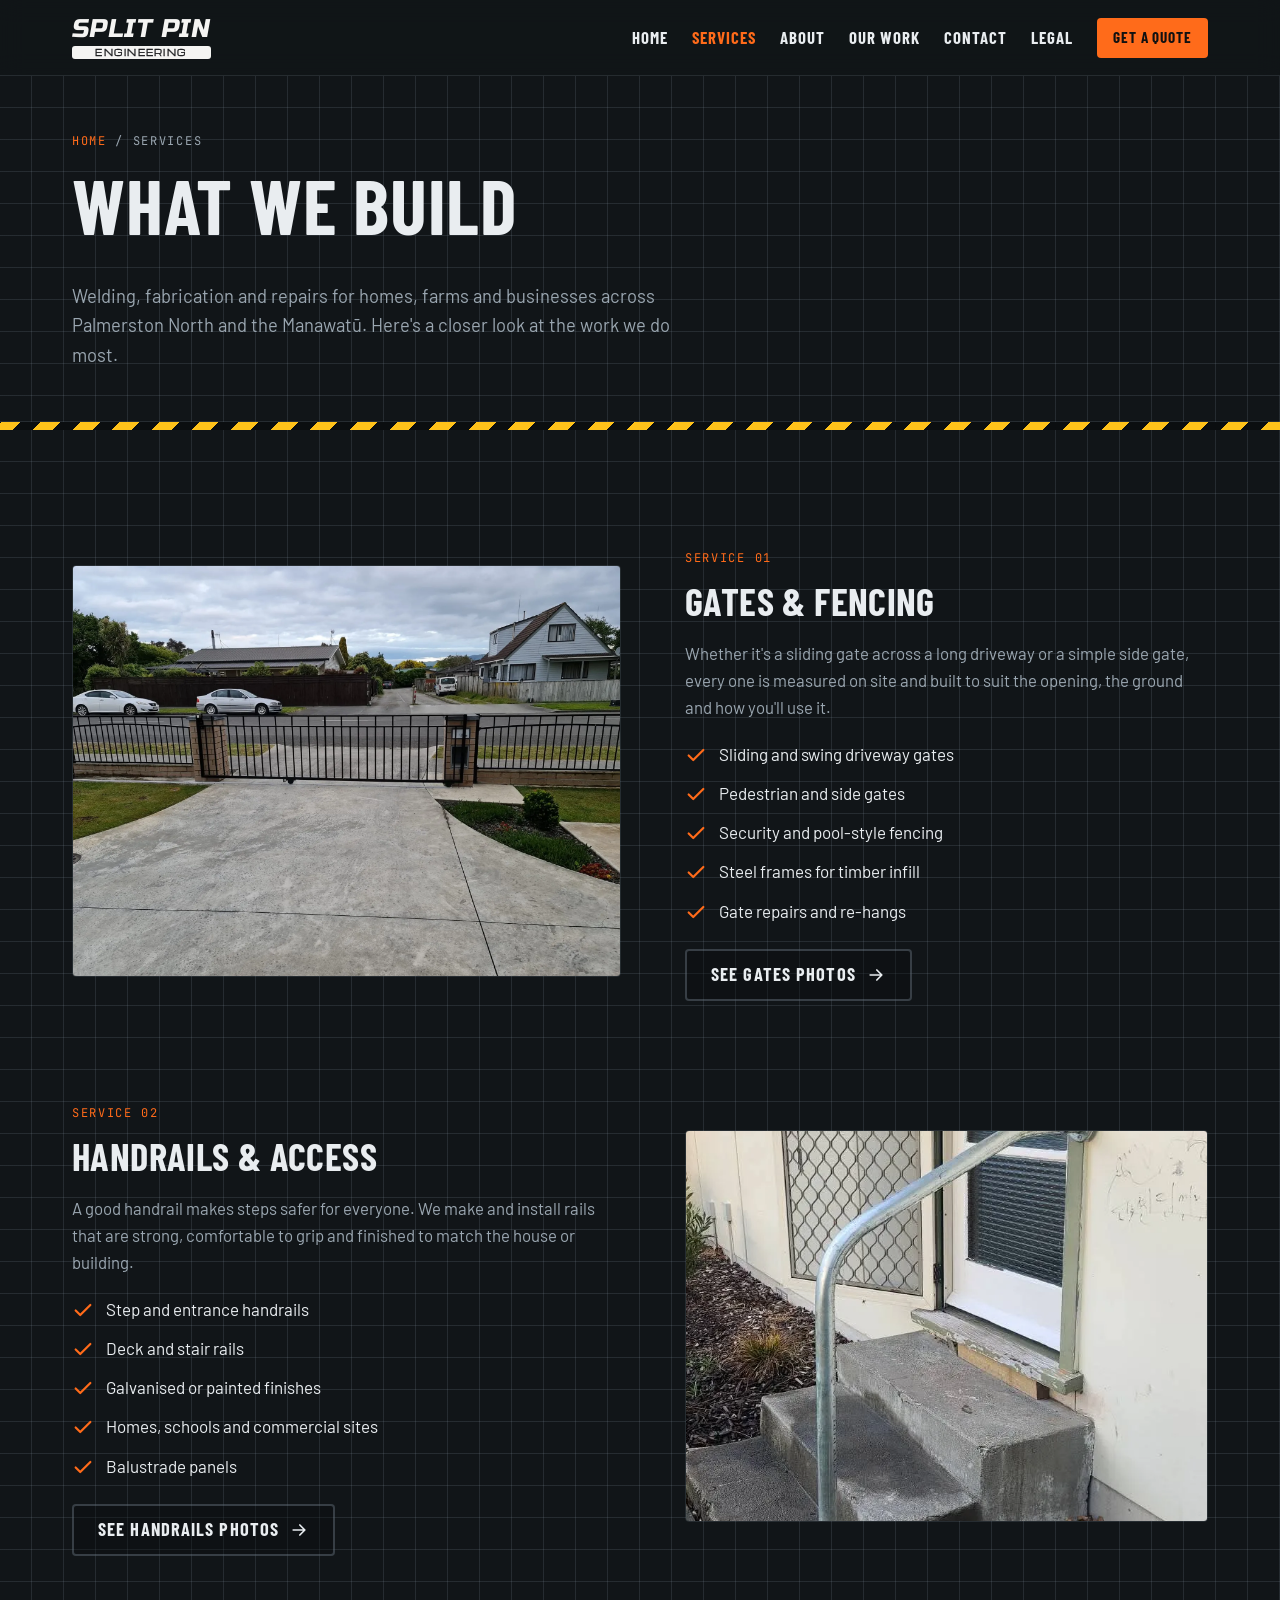
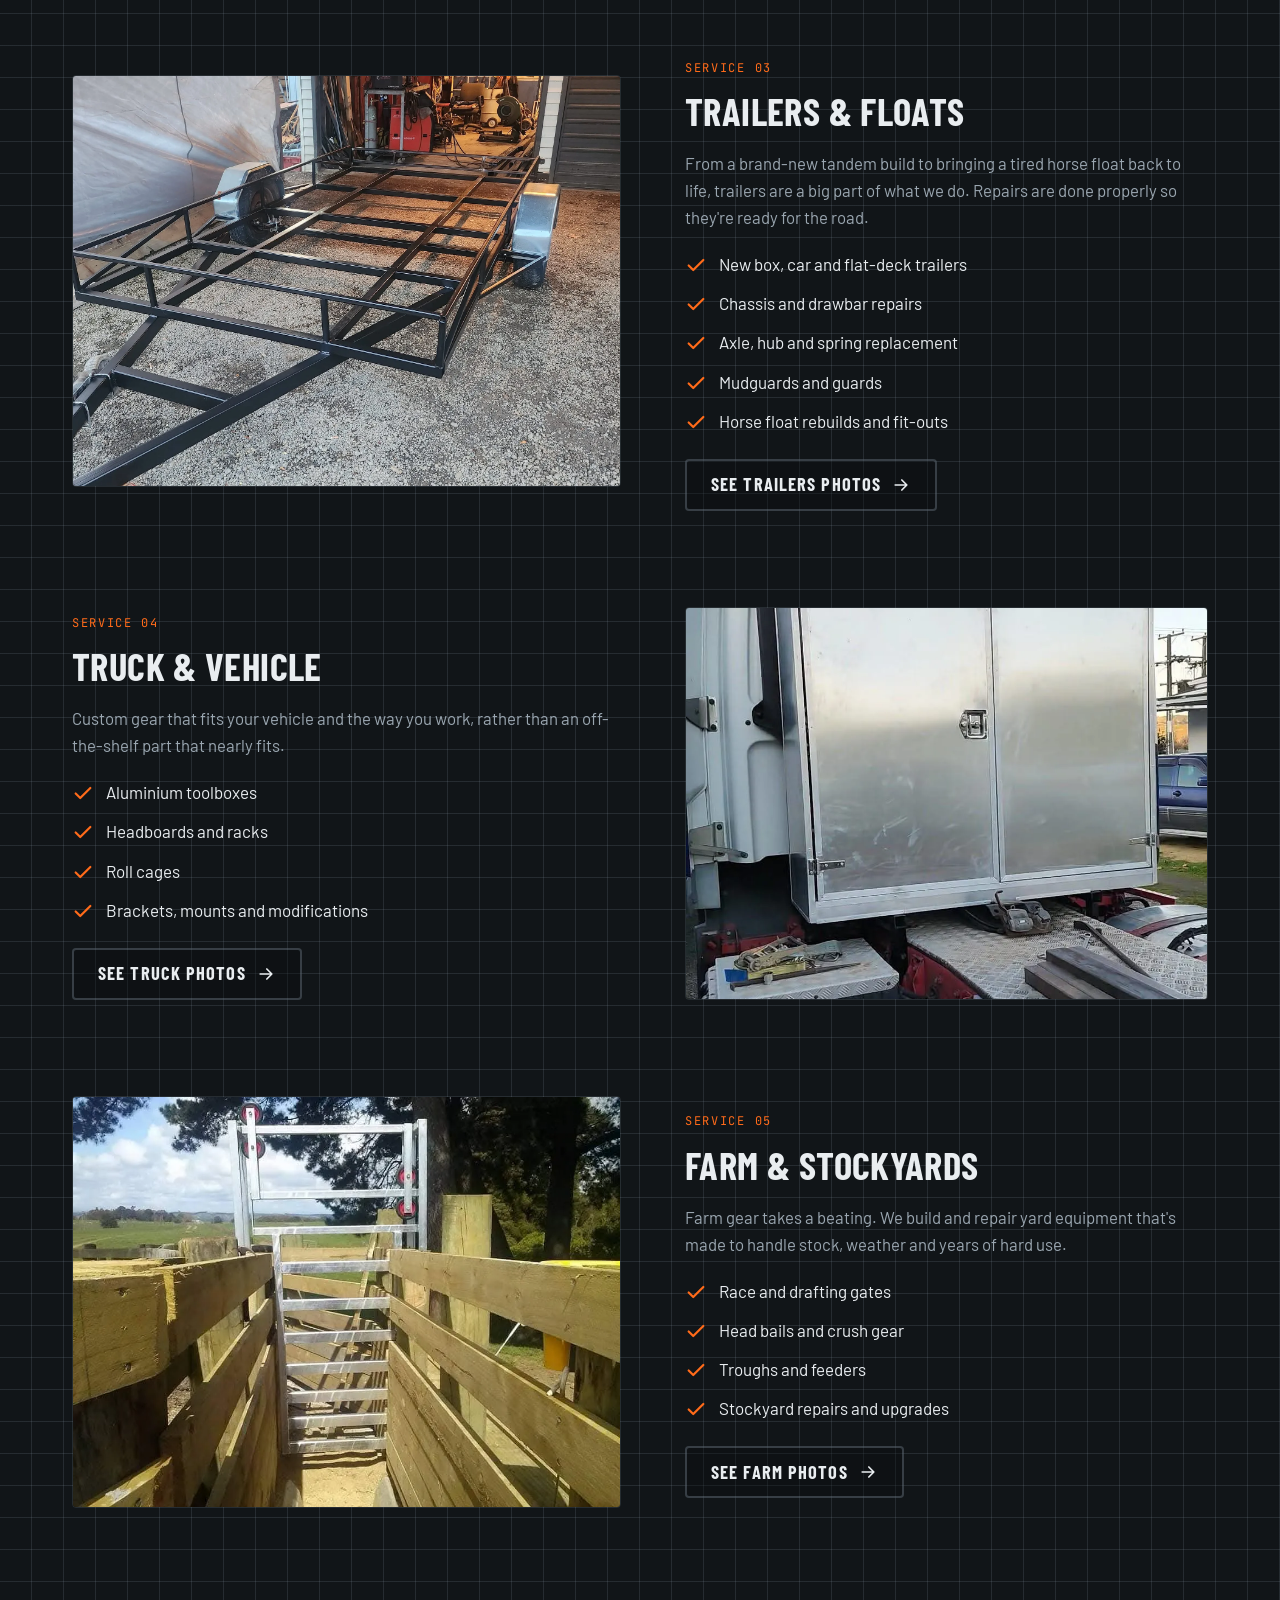
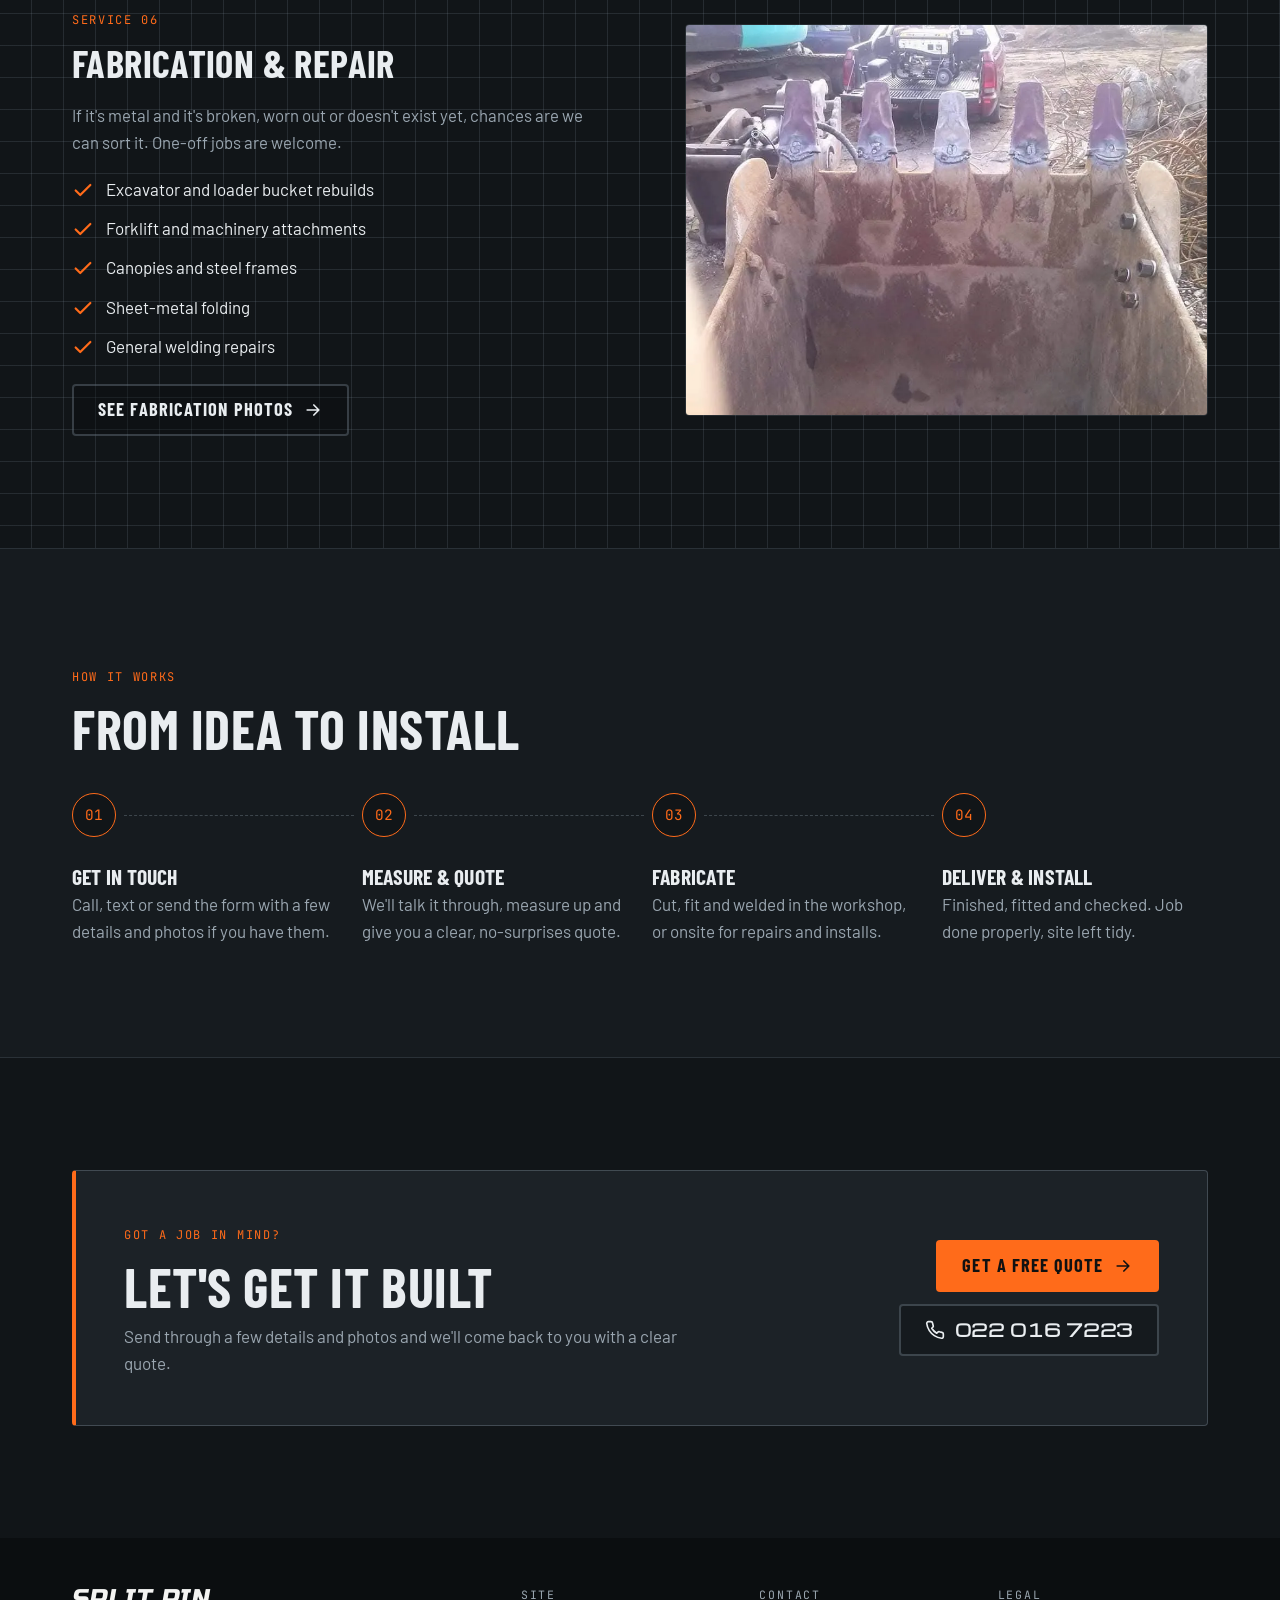
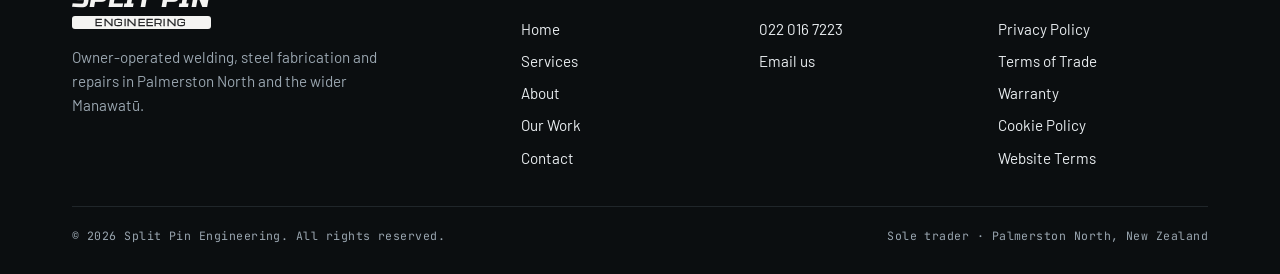
<file: services.html>
<!doctype html>
<html lang="en-NZ">
<head>
  <meta charset="utf-8">
  <meta name="viewport" content="width=device-width, initial-scale=1, viewport-fit=cover">
  <title>Welding &amp; Fabrication Services Manawatū | Split Pin Engineering</title>
  <meta name="description" content="Gates and fencing, handrails, trailers and horse floats, truck and vehicle work, farm and stockyard gear, and general fabrication and repairs in Palmerston North and the Manawatū.">
  <meta name="theme-color" content="#111518">
  <meta name="robots" content="index, follow, max-image-preview:large">
  <link rel="canonical" href="https://www.splitpin-engineering.co.nz/services">
  <meta name="geo.region" content="NZ-MWT">
  <meta name="geo.placename" content="Palmerston North">

  <meta property="og:type" content="website">
  <meta property="og:site_name" content="Split Pin Engineering">
  <meta property="og:locale" content="en_NZ">
  <meta property="og:title" content="Welding &amp; Fabrication Services Manawatū | Split Pin Engineering">
  <meta property="og:description" content="Gates and fencing, handrails, trailers and horse floats, truck and vehicle work, farm and stockyard gear, and general fabrication and repairs in Palmerston North and the Manawatū.">
  <meta property="og:image" content="https://www.splitpin-engineering.co.nz/images/og.jpg">
  <meta property="og:url" content="https://www.splitpin-engineering.co.nz/services">
  <meta name="twitter:card" content="summary_large_image">

  <link rel="icon" href="/favicon.svg" type="image/svg+xml">
  <script type="application/ld+json">
  {
    "@context": "https://schema.org",
    "@type": "HomeAndConstructionBusiness",
    "@id": "https://www.splitpin-engineering.co.nz/#business",
    "name": "Split Pin Engineering",
    "alternateName": "Splitpin Engineering",
    "description": "Owner-operated welding, steel fabrication, maintenance and repairs in Palmerston North and the wider Manawatū, New Zealand.",
    "url": "https://www.splitpin-engineering.co.nz/",
    "image": "https://www.splitpin-engineering.co.nz/images/og.jpg",
    "telephone": "+64220167223",
    "email": "splitpin176v@gmail.com",
    "address": {
      "@type": "PostalAddress",
      "addressLocality": "Palmerston North",
      "addressRegion": "Manawatū-Whanganui",
      "addressCountry": "NZ"
    },
    "areaServed": [
      {
        "@type": "City",
        "name": "Palmerston North"
      },
      {
        "@type": "AdministrativeArea",
        "name": "Manawatū"
      },
      {
        "@type": "AdministrativeArea",
        "name": "Manawatū-Whanganui"
      }
    ],
    "knowsAbout": [
      "Welding",
      "Steel fabrication",
      "Aluminium fabrication",
      "Engineering",
      "Trailer repairs",
      "Gates",
      "Handrails",
      "Stockyards"
    ],
    "hasOfferCatalog": {
      "@type": "OfferCatalog",
      "name": "Welding and fabrication services",
      "itemListElement": [
        {
          "@type": "Offer",
          "itemOffered": {
            "@type": "Service",
            "name": "Gates & fencing",
            "areaServed": "Palmerston North and Manawatū"
          }
        },
        {
          "@type": "Offer",
          "itemOffered": {
            "@type": "Service",
            "name": "Handrails & access",
            "areaServed": "Palmerston North and Manawatū"
          }
        },
        {
          "@type": "Offer",
          "itemOffered": {
            "@type": "Service",
            "name": "Trailers & horse floats",
            "areaServed": "Palmerston North and Manawatū"
          }
        },
        {
          "@type": "Offer",
          "itemOffered": {
            "@type": "Service",
            "name": "Truck & vehicle fabrication",
            "areaServed": "Palmerston North and Manawatū"
          }
        },
        {
          "@type": "Offer",
          "itemOffered": {
            "@type": "Service",
            "name": "Farm & stockyard equipment",
            "areaServed": "Palmerston North and Manawatū"
          }
        },
        {
          "@type": "Offer",
          "itemOffered": {
            "@type": "Service",
            "name": "General fabrication & repairs",
            "areaServed": "Palmerston North and Manawatū"
          }
        },
        {
          "@type": "Offer",
          "itemOffered": {
            "@type": "Service",
            "name": "Heavy & light engineering",
            "areaServed": "Palmerston North and Manawatū"
          }
        },
        {
          "@type": "Offer",
          "itemOffered": {
            "@type": "Service",
            "name": "Maintenance",
            "areaServed": "Palmerston North and Manawatū"
          }
        }
      ]
    }
  }
  </script>
  <script type="application/ld+json">
  {
    "@context": "https://schema.org",
    "@type": "BreadcrumbList",
    "itemListElement": [
      {
        "@type": "ListItem",
        "position": 1,
        "name": "Home",
        "item": "https://www.splitpin-engineering.co.nz/"
      },
      {
        "@type": "ListItem",
        "position": 2,
        "name": "Services",
        "item": "https://www.splitpin-engineering.co.nz/services"
      }
    ]
  }
  </script>
  <link rel="preconnect" href="https://fonts.googleapis.com">
  <link rel="preconnect" href="https://fonts.gstatic.com" crossorigin>
  <link href="https://fonts.googleapis.com/css2?family=Barlow:wght@400;500;600&family=Barlow+Condensed:wght@600;700&family=JetBrains+Mono:wght@400;500&family=Michroma&family=Russo+One&display=swap" rel="stylesheet">
  <link rel="stylesheet" href="/css/styles.css?v=32f8084b">
</head>
<body class="has-call-bar">
  <!-- Icon sprite -->
  <svg width="0" height="0" style="position:absolute" aria-hidden="true">
    <symbol id="i-pin" viewBox="0 0 24 24" fill="none" stroke="currentColor" stroke-width="2" stroke-linecap="round" stroke-linejoin="round"><circle cx="12" cy="6" r="3.6"/><path d="M10 9.2V21M14 9.2V16l4 5"/></symbol>
    <symbol id="i-phone" viewBox="0 0 24 24" fill="none" stroke="currentColor" stroke-width="2" stroke-linecap="round" stroke-linejoin="round"><path d="M22 16.9v3a2 2 0 0 1-2.2 2 19.8 19.8 0 0 1-8.6-3.1 19.5 19.5 0 0 1-6-6A19.8 19.8 0 0 1 2.1 4.2 2 2 0 0 1 4.1 2h3a2 2 0 0 1 2 1.7c.1 1 .4 1.9.7 2.8a2 2 0 0 1-.4 2.1L8.1 9.9a16 16 0 0 0 6 6l1.3-1.3a2 2 0 0 1 2.1-.4c.9.3 1.8.6 2.8.7a2 2 0 0 1 1.7 2z"/></symbol>
    <symbol id="i-mail" viewBox="0 0 24 24" fill="none" stroke="currentColor" stroke-width="2" stroke-linecap="round" stroke-linejoin="round"><rect x="2" y="4" width="20" height="16" rx="2"/><path d="m22 7-10 6L2 7"/></symbol>
    <symbol id="i-map" viewBox="0 0 24 24" fill="none" stroke="currentColor" stroke-width="2" stroke-linecap="round" stroke-linejoin="round"><path d="M12 22s7-6.2 7-12a7 7 0 1 0-14 0c0 5.8 7 12 7 12z"/><circle cx="12" cy="10" r="2.5"/></symbol>
    <symbol id="i-clock" viewBox="0 0 24 24" fill="none" stroke="currentColor" stroke-width="2" stroke-linecap="round" stroke-linejoin="round"><circle cx="12" cy="12" r="10"/><path d="M12 6v6l4 2"/></symbol>
    <symbol id="i-arrow" viewBox="0 0 24 24" fill="none" stroke="currentColor" stroke-width="2" stroke-linecap="round" stroke-linejoin="round"><path d="M5 12h14M13 6l6 6-6 6"/></symbol>
    <symbol id="i-check" viewBox="0 0 24 24" fill="none" stroke="currentColor" stroke-width="2.4" stroke-linecap="round" stroke-linejoin="round"><path d="M4 12.5l5 5L20 6.5"/></symbol>
    <symbol id="i-close" viewBox="0 0 24 24" fill="none" stroke="currentColor" stroke-width="2" stroke-linecap="round"><path d="M6 6l12 12M18 6 6 18"/></symbol>
    <symbol id="i-left" viewBox="0 0 24 24" fill="none" stroke="currentColor" stroke-width="2" stroke-linecap="round" stroke-linejoin="round"><path d="M15 18l-6-6 6-6"/></symbol>
    <symbol id="i-right" viewBox="0 0 24 24" fill="none" stroke="currentColor" stroke-width="2" stroke-linecap="round" stroke-linejoin="round"><path d="M9 18l6-6-6-6"/></symbol>
    <!-- service icons -->
    <symbol id="s-gate" viewBox="0 0 48 48" fill="none" stroke="currentColor" stroke-width="2.4" stroke-linejoin="round"><path d="M4 8v34M44 8v34M8 14h32v24H8zM8 38l32-24M16 14v24M24 14v24M32 14v24"/></symbol>
    <symbol id="s-rail" viewBox="0 0 48 48" fill="none" stroke="currentColor" stroke-width="2.4" stroke-linecap="round" stroke-linejoin="round"><path d="M4 42h10v-8h10v-8h10v-8h10"/><path d="M10 38V16a6 6 0 0 1 6-6h22v20"/></symbol>
    <symbol id="s-trailer" viewBox="0 0 48 48" fill="none" stroke="currentColor" stroke-width="2.4" stroke-linecap="round" stroke-linejoin="round"><path d="M10 14h34v18H10zM10 26H2"/><circle cx="22" cy="36" r="4"/><circle cx="32" cy="36" r="4"/><path d="M18 14v18M28 14v18M36 14v18"/></symbol>
    <symbol id="s-truck" viewBox="0 0 48 48" fill="none" stroke="currentColor" stroke-width="2.4" stroke-linecap="round" stroke-linejoin="round"><path d="M4 12h22v22H4zM26 20h10l8 8v6H26"/><circle cx="12" cy="36" r="4"/><circle cx="36" cy="36" r="4"/><path d="M10 18h10v10H10z"/></symbol>
    <symbol id="s-farm" viewBox="0 0 48 48" fill="none" stroke="currentColor" stroke-width="2.4" stroke-linecap="round" stroke-linejoin="round"><path d="M6 6v38M18 6v38M30 6v38M42 6v38M6 14h36M6 26h36M6 38h36"/></symbol>
    <symbol id="s-weld" viewBox="0 0 48 48" fill="none" stroke="currentColor" stroke-width="2.4" stroke-linecap="round" stroke-linejoin="round"><path d="M6 40l18-18M24 22l6-6 4 4-6 6zM34 20l8-8M30 10l2-4M38 18l4-2M36 14l6-6"/><path d="M4 44h40"/></symbol>
  </svg>

  <a class="skip-link" href="#main">Skip to content</a>

  <header class="site-header">
    <div class="container">
      <a class="brand" href="/" aria-label="Split Pin Engineering home">
        <span class="logo"><span class="logo-name">Split Pin</span><span class="logo-plate">Engineering</span></span>
      </a>
      <button class="nav-toggle" aria-expanded="false" aria-controls="site-nav" aria-label="Open menu"><span></span></button>
      <nav class="site-nav" id="site-nav" aria-label="Main">
        <a href="/">Home <span class="mono">01</span></a>
        <a href="/services" aria-current="page">Services <span class="mono">02</span></a>
        <a href="/about">About <span class="mono">03</span></a>
        <a href="/work">Our Work <span class="mono">04</span></a>
        <a href="/contact">Contact <span class="mono">05</span></a>
        <a href="/legal">Legal <span class="mono">06</span></a>
        <a class="btn btn-primary" href="/contact">Get a Quote</a>
      </nav>
    </div>
  </header>

  <main id="main">
    <section class="page-hero grid-bg">
      <div class="container">
        <p class="crumbs"><a href="/">Home</a> / Services</p>
        <h1>What we build</h1>
        <p class="lead">Welding, fabrication and repairs for homes, farms and businesses across Palmerston North and the Manawat&#363;. Here's a closer look at the work we do most.</p>
      </div>
    </section>
    <div class="hazard-stripe" aria-hidden="true"></div>

    <section class="section grid-bg">
      <div class="container service-details">
        <article class="service-detail" id="gates">
          <div class="service-detail-media reveal">
            <img src="/images/work/full/4909.webp" alt="Powder-coated driveway gate and fence" loading="lazy" decoding="async">
          </div>
          <div class="reveal">
            <p class="eyebrow">Service 01</p>
            <h2>Gates &amp; Fencing</h2>
            <p class="lead">Whether it's a sliding gate across a long driveway or a simple side gate, every one is measured on site and built to suit the opening, the ground and how you'll use it.</p>
            <ul class="checklist">
              <li><svg><use href="#i-check"/></svg><span>Sliding and swing driveway gates</span></li>
              <li><svg><use href="#i-check"/></svg><span>Pedestrian and side gates</span></li>
              <li><svg><use href="#i-check"/></svg><span>Security and pool-style fencing</span></li>
              <li><svg><use href="#i-check"/></svg><span>Steel frames for timber infill</span></li>
              <li><svg><use href="#i-check"/></svg><span>Gate repairs and re-hangs</span></li>
            </ul>
            <a class="btn btn-ghost" href="/work?cat=gates">See gates photos <svg><use href="#i-arrow"/></svg></a>
          </div>
        </article>
        <article class="service-detail flip" id="handrails">
          <div class="service-detail-media reveal">
            <img src="/images/work/full/4846.webp" alt="Galvanised step handrail" loading="lazy" decoding="async">
          </div>
          <div class="reveal">
            <p class="eyebrow">Service 02</p>
            <h2>Handrails &amp; Access</h2>
            <p class="lead">A good handrail makes steps safer for everyone. We make and install rails that are strong, comfortable to grip and finished to match the house or building.</p>
            <ul class="checklist">
              <li><svg><use href="#i-check"/></svg><span>Step and entrance handrails</span></li>
              <li><svg><use href="#i-check"/></svg><span>Deck and stair rails</span></li>
              <li><svg><use href="#i-check"/></svg><span>Galvanised or painted finishes</span></li>
              <li><svg><use href="#i-check"/></svg><span>Homes, schools and commercial sites</span></li>
              <li><svg><use href="#i-check"/></svg><span>Balustrade panels</span></li>
            </ul>
            <a class="btn btn-ghost" href="/work?cat=handrails">See handrails photos <svg><use href="#i-arrow"/></svg></a>
          </div>
        </article>
        <article class="service-detail" id="trailers">
          <div class="service-detail-media reveal">
            <img src="/images/work/full/4884.webp" alt="New trailer chassis build" loading="lazy" decoding="async">
          </div>
          <div class="reveal">
            <p class="eyebrow">Service 03</p>
            <h2>Trailers &amp; Floats</h2>
            <p class="lead">From a brand-new tandem build to bringing a tired horse float back to life, trailers are a big part of what we do. Repairs are done properly so they're ready for the road.</p>
            <ul class="checklist">
              <li><svg><use href="#i-check"/></svg><span>New box, car and flat-deck trailers</span></li>
              <li><svg><use href="#i-check"/></svg><span>Chassis and drawbar repairs</span></li>
              <li><svg><use href="#i-check"/></svg><span>Axle, hub and spring replacement</span></li>
              <li><svg><use href="#i-check"/></svg><span>Mudguards and guards</span></li>
              <li><svg><use href="#i-check"/></svg><span>Horse float rebuilds and fit-outs</span></li>
            </ul>
            <a class="btn btn-ghost" href="/work?cat=trailers">See trailers photos <svg><use href="#i-arrow"/></svg></a>
          </div>
        </article>
        <article class="service-detail flip" id="vehicle">
          <div class="service-detail-media reveal">
            <img src="/images/work/full/4882.webp" alt="Aluminium truck toolbox" loading="lazy" decoding="async">
          </div>
          <div class="reveal">
            <p class="eyebrow">Service 04</p>
            <h2>Truck &amp; Vehicle</h2>
            <p class="lead">Custom gear that fits your vehicle and the way you work, rather than an off-the-shelf part that nearly fits.</p>
            <ul class="checklist">
              <li><svg><use href="#i-check"/></svg><span>Aluminium toolboxes</span></li>
              <li><svg><use href="#i-check"/></svg><span>Headboards and racks</span></li>
              <li><svg><use href="#i-check"/></svg><span>Roll cages</span></li>
              <li><svg><use href="#i-check"/></svg><span>Brackets, mounts and modifications</span></li>
            </ul>
            <a class="btn btn-ghost" href="/work?cat=vehicle">See truck photos <svg><use href="#i-arrow"/></svg></a>
          </div>
        </article>
        <article class="service-detail" id="farm">
          <div class="service-detail-media reveal">
            <img src="/images/work/full/4901.webp" alt="Galvanised stockyard race gates" loading="lazy" decoding="async">
          </div>
          <div class="reveal">
            <p class="eyebrow">Service 05</p>
            <h2>Farm &amp; Stockyards</h2>
            <p class="lead">Farm gear takes a beating. We build and repair yard equipment that's made to handle stock, weather and years of hard use.</p>
            <ul class="checklist">
              <li><svg><use href="#i-check"/></svg><span>Race and drafting gates</span></li>
              <li><svg><use href="#i-check"/></svg><span>Head bails and crush gear</span></li>
              <li><svg><use href="#i-check"/></svg><span>Troughs and feeders</span></li>
              <li><svg><use href="#i-check"/></svg><span>Stockyard repairs and upgrades</span></li>
            </ul>
            <a class="btn btn-ghost" href="/work?cat=farm">See farm photos <svg><use href="#i-arrow"/></svg></a>
          </div>
        </article>
        <article class="service-detail flip" id="fabrication">
          <div class="service-detail-media reveal">
            <img src="/images/work/full/4899.webp" alt="Excavator bucket rebuild with new teeth" loading="lazy" decoding="async">
          </div>
          <div class="reveal">
            <p class="eyebrow">Service 06</p>
            <h2>Fabrication &amp; Repair</h2>
            <p class="lead">If it's metal and it's broken, worn out or doesn't exist yet, chances are we can sort it. One-off jobs are welcome.</p>
            <ul class="checklist">
              <li><svg><use href="#i-check"/></svg><span>Excavator and loader bucket rebuilds</span></li>
              <li><svg><use href="#i-check"/></svg><span>Forklift and machinery attachments</span></li>
              <li><svg><use href="#i-check"/></svg><span>Canopies and steel frames</span></li>
              <li><svg><use href="#i-check"/></svg><span>Sheet-metal folding</span></li>
              <li><svg><use href="#i-check"/></svg><span>General welding repairs</span></li>
            </ul>
            <a class="btn btn-ghost" href="/work?cat=fabrication">See fabrication photos <svg><use href="#i-arrow"/></svg></a>
          </div>
        </article>
      </div>
    </section>

    <section class="section section-alt">
      <div class="container">
        <div class="section-head reveal">
          <p class="eyebrow">How it works</p>
          <h2>From idea to install</h2>
        </div>
        <ol class="process">
          <li class="reveal"><h3>Get in touch</h3><p>Call, text or send the form with a few details and photos if you have them.</p></li>
          <li class="reveal"><h3>Measure &amp; quote</h3><p>We'll talk it through, measure up and give you a clear, no-surprises quote.</p></li>
          <li class="reveal"><h3>Fabricate</h3><p>Cut, fit and welded in the workshop, or onsite for repairs and installs.</p></li>
          <li class="reveal"><h3>Deliver &amp; install</h3><p>Finished, fitted and checked. Job done properly, site left tidy.</p></li>
        </ol>
      </div>
    </section>

    <section class="section">
      <div class="container">
        <div class="cta-band reveal">
          <div>
            <p class="eyebrow">Got a job in mind?</p>
            <h2>Let's get it built</h2>
            <p>Send through a few details and photos and we'll come back to you with a clear quote.</p>
          </div>
          <div class="cta-actions">
            <a class="btn btn-primary" href="/contact">Get a free quote <svg><use href="#i-arrow"/></svg></a>
            <a class="btn btn-ghost" href="tel:+64220167223"><svg><use href="#i-phone"/></svg> <span class="phone-wide">022 016 7223</span></a>
          </div>
        </div>
      </div>
    </section>
  </main>

  <footer class="site-footer">
    <div class="container">
      <div class="footer-grid">
        <div>
          <a class="brand" href="/">
            <span class="logo"><span class="logo-name">Split Pin</span><span class="logo-plate">Engineering</span></span>
          </a>
          <p style="color:var(--muted);margin-top:16px;max-width:36ch">Owner-operated welding, steel fabrication and repairs in Palmerston North and the wider Manawat&#363;.</p>
        </div>
        <div>
          <h4>Site</h4>
          <ul>
            <li><a href="/">Home</a></li>
            <li><a href="/services">Services</a></li>
            <li><a href="/about">About</a></li>
            <li><a href="/work">Our Work</a></li>
            <li><a href="/contact">Contact</a></li>
          </ul>
        </div>
        <div>
          <h4>Contact</h4>
          <ul>
            <li><a href="tel:+64220167223">022 016 7223</a></li>
            <li><a href="mailto:splitpin176v@gmail.com">Email us</a></li>
          </ul>
        </div>
        <div>
          <h4>Legal</h4>
          <ul>
            <li><a href="/legal#privacy">Privacy Policy</a></li>
            <li><a href="/legal#terms-of-trade">Terms of Trade</a></li>
            <li><a href="/legal#warranty">Warranty</a></li>
            <li><a href="/legal#cookies">Cookie Policy</a></li>
            <li><a href="/legal#website-terms">Website Terms</a></li>
          </ul>
        </div>
      </div>
      <div class="footer-base">
        <span>&copy; <span data-year>2026</span> Split Pin Engineering. All rights reserved.</span>
        <span>Sole trader &middot; Palmerston North, New Zealand</span>
      </div>
    </div>
  </footer>

  <nav class="call-bar" aria-label="Quick contact">
    <a href="tel:+64220167223"><svg><use href="#i-phone"/></svg> Call</a>
    <a href="/contact">Get a Quote</a>
  </nav>

  <script src="/js/main.js?v=2b289baf"></script>
</body>
</html>
</file>
<file: css/styles.css>
/* ==========================================================================
   Split Pin Engineering styles
   Mobile-first. Base rules target small screens; min-width queries scale up.
   ========================================================================== */

:root {
  --steel-950: #0b0e10;
  --steel-900: #111518;
  --steel-850: #161b1f;
  --steel-800: #1c2227;
  --steel-700: #273038;
  --steel-600: #3a4550;
  --line: rgba(160, 180, 195, 0.14);
  --line-strong: rgba(160, 180, 195, 0.28);
  --text: #e9edf0;
  --muted: #9aa6b0;
  --accent: #ff6b1a;        /* safety orange */
  --accent-hover: #ff8540;
  --hazard: #ffc21a;        /* hazard yellow */
  --ok: #4fd18b;
  --sign-black: #141618;    /* sign board */
  --sign-white: #f4f4f2;    /* sign lettering */

  --font-logo: "Russo One", "Arial Black", system-ui, sans-serif;
  --font-wide: "Michroma", "Eurostile", "Arial Black", sans-serif;
  --font-display: "Barlow Condensed", "Arial Narrow", system-ui, sans-serif;
  --font-body: "Barlow", system-ui, -apple-system, "Segoe UI", sans-serif;
  --font-mono: "JetBrains Mono", ui-monospace, SFMono-Regular, Menlo, monospace;

  --gutter: 16px;
  --radius: 4px;
  --header-h: 64px;
  --max: 1200px;
}

*, *::before, *::after { box-sizing: border-box; }

html {
  scroll-behavior: smooth;
  scroll-padding-top: calc(var(--header-h) + 8px);
  -webkit-text-size-adjust: 100%;
}

body {
  margin: 0;
  background: var(--steel-900);
  color: var(--text);
  font-family: var(--font-body);
  font-size: 1.0625rem;
  line-height: 1.6;
  -webkit-font-smoothing: antialiased;
  overflow-x: hidden;
}

img { max-width: 100%; display: block; height: auto; }
a { color: inherit; }
button { font: inherit; color: inherit; }

:focus-visible { outline: 2px solid var(--accent); outline-offset: 3px; }

.skip-link {
  position: absolute; left: 8px; top: -60px; z-index: 100;
  background: var(--accent); color: #000; padding: 10px 14px; font-weight: 700;
}
.skip-link:focus { top: 8px; }

.container { width: 100%; max-width: var(--max); margin: 0 auto; padding: 0 var(--gutter); }

/* Blueprint grid texture used on several sections */
.grid-bg {
  background-image:
    linear-gradient(var(--line) 1px, transparent 1px),
    linear-gradient(90deg, var(--line) 1px, transparent 1px);
  background-size: 32px 32px;
  background-position: -1px -1px;
}

.hazard-stripe {
  height: 8px;
  background: repeating-linear-gradient(-45deg, var(--hazard) 0 14px, var(--steel-950) 14px 28px);
}

/* ---------- Typography ---------- */

h1, h2, h3 {
  font-family: var(--font-display);
  font-weight: 700;
  line-height: 1.02;
  letter-spacing: 0.01em;
  text-transform: uppercase;
  margin: 0 0 0.5em;
}
h1 { font-size: clamp(2.6rem, 11vw, 5.6rem); }
h2 { font-size: clamp(2rem, 7vw, 3.4rem); }
h3 { font-size: 1.5rem; }
p { margin: 0 0 1em; }

.eyebrow {
  display: inline-flex; align-items: center; gap: 10px;
  font-family: var(--font-mono);
  font-size: 0.75rem;
  letter-spacing: 0.14em;
  text-transform: uppercase;
  color: var(--accent);
  margin-bottom: 14px;
}

.lead { font-size: 1.15rem; color: var(--muted); max-width: 60ch; }
.accent { color: var(--accent); }
.mono { font-family: var(--font-mono); }

/* ---------- Buttons ---------- */

.btn {
  display: inline-flex; align-items: center; justify-content: center; gap: 10px;
  min-height: 52px; padding: 0 24px;
  font-family: var(--font-display); font-weight: 700; font-size: 1.15rem;
  letter-spacing: 0.06em; text-transform: uppercase; text-decoration: none;
  border: 2px solid transparent; border-radius: var(--radius); cursor: pointer;
  transition: background-color .2s, color .2s, border-color .2s, transform .2s;
}
.btn svg { width: 20px; height: 20px; flex: none; }
.btn-primary { background: var(--accent); color: #111; }
.btn-primary:hover { background: var(--accent-hover); transform: translateY(-1px); }
.btn-ghost { border-color: var(--line-strong); color: var(--text); background: rgba(11, 14, 16, .35); }
.btn-ghost:hover { border-color: var(--text); }
.btn-block { width: 100%; }

/* ---------- Header ---------- */

.site-header {
  position: sticky; top: 0; z-index: 50;
  height: var(--header-h);
  background: rgba(17, 21, 24, .86);
  backdrop-filter: blur(12px); -webkit-backdrop-filter: blur(12px);
  border-bottom: 1px solid var(--line);
}
.site-header .container { height: 100%; display: flex; align-items: center; justify-content: space-between; gap: 16px; }

.brand { display: flex; align-items: center; text-decoration: none; }

/* Logo lockup, recreated from the workshop sign:
   slanted heavy "SPLIT PIN" over a white "ENGINEERING" plate */
.logo { display: inline-flex; flex-direction: column; align-items: stretch; line-height: 1; color: var(--sign-white); }
.logo-name {
  font-family: var(--font-logo); font-size: 1.6rem; text-transform: uppercase; letter-spacing: 0.02em;
  transform: skewX(-10deg); white-space: nowrap;
}
.logo-plate {
  margin-top: 4px; padding: 3px 6px 2px; border-radius: 3px;
  background: var(--sign-white); color: var(--sign-black);
  font-family: var(--font-wide); font-size: 0.5rem; letter-spacing: 0.16em; -webkit-text-stroke: 0.04em currentColor; text-transform: uppercase; text-align: center;
}

/* Service line from the sign: white words separated by orange dots */
.dot-list { list-style: none; padding: 0; margin: 0 0 16px; display: flex; flex-wrap: wrap; gap: 4px 18px; font-family: var(--font-body); font-weight: 600; font-size: 1rem; color: var(--sign-white); }
.dot-list li { display: inline-flex; align-items: center; gap: 8px; }
.dot-list li::before { content: ""; width: 7px; height: 7px; border-radius: 50%; background: var(--accent); flex: none; }

/* Full replica of the workshop sign */
.sign {
  container-type: inline-size;
  position: relative; display: grid; justify-items: center; gap: clamp(10px, 3vw, 18px);
  padding: clamp(28px, 7vw, 44px) clamp(16px, 5vw, 32px) clamp(24px, 6vw, 36px); border-radius: 6px; text-align: center; color: var(--sign-white);
  background:
    radial-gradient(circle at 14px 14px, #8d969c 0 3px, transparent 3.5px),
    radial-gradient(circle at calc(100% - 14px) 14px, #8d969c 0 3px, transparent 3.5px),
    radial-gradient(circle at 14px calc(100% - 14px), #8d969c 0 3px, transparent 3.5px),
    radial-gradient(circle at calc(100% - 14px) calc(100% - 14px), #8d969c 0 3px, transparent 3.5px),
    linear-gradient(160deg, #23282c 0%, var(--sign-black) 45%, #0d0f10 100%);
  border: 1px solid var(--line-strong);
  box-shadow: 0 18px 40px rgba(0, 0, 0, .45);
}
.sign .logo { width: 82%; }
.sign .logo-name { font-size: 15cqw; }
.sign .logo-plate { margin-top: 2.5cqw; padding: 1.4cqw 0 1cqw; border-radius: 1.4cqw; font-size: 5.4cqw; letter-spacing: 0.08em; }
.sign .dot-list { justify-content: center; margin: 2cqw 0 0; gap: 1cqw 3.5cqw; font-size: 4.6cqw; font-weight: 500; }
.sign .dot-list li { gap: 1.6cqw; }
.sign .dot-list li::before { width: 1.5cqw; height: 1.5cqw; }
.sign-phone { font-family: var(--font-wide); font-size: 6.6cqw; letter-spacing: 0.04em; -webkit-text-stroke: 0.035em currentColor; }

.phone-wide { font-family: var(--font-wide); font-size: 0.95em; letter-spacing: 0.04em; }

.nav-toggle {
  width: 48px; height: 48px; display: grid; place-items: center;
  background: none; border: 1px solid var(--line-strong); border-radius: var(--radius); cursor: pointer;
}
.nav-toggle span, .nav-toggle span::before, .nav-toggle span::after {
  display: block; width: 22px; height: 2px; background: var(--text); position: relative; transition: transform .25s, background-color .25s;
}
.nav-toggle span::before, .nav-toggle span::after { content: ""; position: absolute; left: 0; }
.nav-toggle span::before { top: -7px; }
.nav-toggle span::after { top: 7px; }
.nav-open .nav-toggle span { background: transparent; }
.nav-open .nav-toggle span::before { transform: translateY(7px) rotate(45deg); }
.nav-open .nav-toggle span::after { transform: translateY(-7px) rotate(-45deg); }

.site-nav {
  position: fixed; inset: var(--header-h) 0 auto 0;
  height: calc(100dvh - var(--header-h));
  background: var(--steel-950);
  padding: 24px var(--gutter);
  display: flex; flex-direction: column; gap: 4px; overflow-y: auto;
  opacity: 0; transform: translateY(-12px); visibility: hidden;
  transition: opacity .25s ease, transform .25s ease, visibility .25s;
}
.nav-open .site-nav { opacity: 1; transform: none; visibility: visible; }
.site-nav a {
  font-family: var(--font-display); font-size: 2rem; font-weight: 700; text-transform: uppercase;
  text-decoration: none; padding: 10px 0; border-bottom: 1px solid var(--line);
  display: flex; justify-content: space-between; align-items: baseline;
}
.site-nav a .mono { font-size: 0.75rem; color: var(--muted); font-weight: 400; }
.site-nav a:hover, .site-nav a[aria-current="page"] { color: var(--accent); }
.site-nav .btn { margin-top: 20px; font-size: 1.2rem; border-bottom: 0; justify-content: center; }
.site-nav a.btn { align-items: center; padding: 0 24px; }
.nav-open { overflow: hidden; }

/* ---------- Hero ---------- */

.hero {
  position: relative; isolation: isolate;
  min-height: calc(100svh - var(--header-h));
  display: flex; align-items: flex-end;
  padding: 96px 0 40px;
  overflow: hidden;
}
.hero-media { position: absolute; inset: 0; z-index: -2; }
.hero-media img { width: 100%; height: 100%; object-fit: cover; object-position: 50% 60%; }
.hero::before {
  content: ""; position: absolute; inset: 0; z-index: -1;
  background:
    linear-gradient(180deg, rgba(11,14,16,.45) 0%, rgba(11,14,16,.3) 22%, rgba(11,14,16,.88) 52%, rgba(11,14,16,.96) 80%, var(--steel-900) 100%);
}
.hero h1 { max-width: 12ch; }
.hero .lead { color: #c9d2d8; }
.hero h1, .hero .lead { text-shadow: 0 2px 18px rgba(0,0,0,.5); }
.hero-actions { display: flex; flex-direction: column; gap: 12px; margin-top: 28px; }

.spec-strip {
  margin-top: 36px;
  display: grid; grid-template-columns: 1fr 1fr;
  border: 1px solid var(--line-strong); border-radius: var(--radius);
  background: rgba(11, 14, 16, .6);
}
.spec-strip div { padding: 14px 16px; border-right: 1px solid var(--line); border-bottom: 1px solid var(--line); }
.spec-strip div:nth-child(2n) { border-right: 0; }
.spec-strip div:nth-last-child(-n+2) { border-bottom: 0; }
.spec-strip dt { font-family: var(--font-mono); font-size: 0.66rem; letter-spacing: 0.16em; text-transform: uppercase; color: var(--muted); }
.spec-strip dd { margin: 4px 0 0; font-family: var(--font-display); font-size: 1.2rem; font-weight: 600; text-transform: uppercase; }

/* ---------- Sections ---------- */

.section { padding: 72px 0; position: relative; }
.section-alt { background-color: var(--steel-850); border-top: 1px solid var(--line); border-bottom: 1px solid var(--line); }
.section-head { margin-bottom: 36px; }
.section-head .lead { margin-top: 8px; }

/* Services */
.services-grid { display: grid; gap: 14px; }
.service-card {
  position: relative; display: block; text-decoration: none;
  background: var(--steel-800); border: 1px solid var(--line); border-radius: var(--radius);
  padding: 22px 20px 20px;
  transition: border-color .2s, transform .2s;
}
.service-card:hover { border-color: var(--accent); transform: translateY(-2px); }
.service-card::after { /* corner registration mark */
  content: ""; position: absolute; top: 10px; right: 10px; width: 10px; height: 10px;
  border-top: 2px solid var(--accent); border-right: 2px solid var(--accent); opacity: .7;
}
.service-card .ref { font-family: var(--font-mono); font-size: 0.7rem; letter-spacing: 0.14em; color: var(--muted); }
.service-card svg { width: 40px; height: 40px; color: var(--accent); margin: 14px 0 12px; }
.service-card h3 { margin-bottom: 6px; }
.service-card p { color: var(--muted); margin: 0 0 14px; font-size: 1rem; }
.service-card .more { font-family: var(--font-mono); font-size: 0.75rem; letter-spacing: 0.1em; text-transform: uppercase; color: var(--accent); }

/* Feature (about) */
.feature { display: grid; gap: 32px; align-items: center; }
.feature-media { position: relative; }
.feature-media img { border-radius: var(--radius); width: 100%; aspect-ratio: 4 / 3; object-fit: cover; }
.feature-media .dim { /* dimension-line annotation */
  position: absolute; left: 0; right: 0; bottom: -22px;
  display: flex; align-items: center; gap: 8px;
  font-family: var(--font-mono); font-size: 0.68rem; color: var(--muted); letter-spacing: 0.12em;
}
.feature-media .dim::before, .feature-media .dim::after { content: ""; flex: 1; height: 1px; background: var(--line-strong); }
.checklist { list-style: none; padding: 0; margin: 20px 0 0; display: grid; gap: 12px; }
.checklist li { display: flex; gap: 12px; align-items: flex-start; }
.checklist svg { width: 22px; height: 22px; color: var(--accent); flex: none; margin-top: 3px; }

/* Process */
.process { list-style: none; padding: 0; margin: 0; display: grid; gap: 0; counter-reset: step; }
.process li { position: relative; padding: 0 0 28px 60px; }
.process li::before {
  counter-increment: step; content: counter(step, decimal-leading-zero);
  position: absolute; left: 0; top: 0; width: 44px; height: 44px; display: grid; place-items: center;
  font-family: var(--font-mono); font-size: 0.9rem; color: var(--accent);
  border: 1px solid var(--accent); border-radius: 50%; background: var(--steel-900);
}
.process li::after { content: ""; position: absolute; left: 22px; top: 48px; bottom: 4px; border-left: 1px dashed var(--line-strong); }
.process li:last-child::after { display: none; }
.process h3 { font-size: 1.35rem; margin: 8px 0 4px; }
.process p { color: var(--muted); margin: 0; }

/* ---------- Gallery ---------- */

.filters {
  display: flex; gap: 8px; overflow-x: auto; scrollbar-width: none;
  margin: 0 calc(-1 * var(--gutter)) 24px; padding: 0 var(--gutter) 4px;
}
.filters::-webkit-scrollbar { display: none; }
.chip {
  flex: none; min-height: 44px; padding: 0 16px;
  font-family: var(--font-mono); font-size: 0.78rem; letter-spacing: 0.08em; text-transform: uppercase;
  background: var(--steel-800); border: 1px solid var(--line-strong); border-radius: 999px; cursor: pointer;
  transition: background-color .2s, color .2s, border-color .2s;
}
.chip .count { color: var(--muted); margin-left: 6px; }
.chip[aria-pressed="true"] { background: var(--accent); border-color: var(--accent); color: #111; }
.chip[aria-pressed="true"] .count { color: rgba(0,0,0,.6); }

.gallery { columns: 2; column-gap: 8px; }
.gallery-item {
  break-inside: avoid; margin: 0 0 8px; position: relative; display: block; width: 100%;
  padding: 0; border: 0; background: var(--steel-800); border-radius: var(--radius); overflow: hidden; cursor: zoom-in;
}
.gallery-item img { width: 100%; height: auto; transition: transform .4s ease, opacity .3s; }
.gallery-item:hover img { transform: scale(1.04); }
.gallery-item .tag {
  position: absolute; left: 6px; bottom: 6px; padding: 3px 7px;
  font-family: var(--font-mono); font-size: 0.6rem; letter-spacing: 0.1em; text-transform: uppercase;
  background: rgba(11,14,16,.82); color: var(--text); border-radius: 2px;
}
.gallery-item[hidden] { display: none; }
.gallery-more-wrap { display: flex; justify-content: center; margin-top: 24px; }
.gallery-more-wrap .btn { width: 100%; max-width: 320px; }
.gallery-more-wrap .btn[hidden] { display: none; }

/* Lightbox */
.lightbox {
  position: fixed; inset: 0; z-index: 200;
  background: rgba(6, 8, 9, .96);
  display: grid; grid-template-rows: auto 1fr auto;
  opacity: 0; visibility: hidden; transition: opacity .25s, visibility .25s;
}
.lightbox.is-open { opacity: 1; visibility: visible; }
.lb-top { display: flex; justify-content: space-between; align-items: center; padding: 10px var(--gutter); font-family: var(--font-mono); font-size: 0.8rem; color: var(--muted); }
.lb-stage { position: relative; display: grid; place-items: center; min-height: 0; padding: 0 var(--gutter); touch-action: pan-y; }
.lb-stage img { max-width: 100%; max-height: 100%; object-fit: contain; border-radius: 2px; user-select: none; -webkit-user-drag: none; }
.lb-caption { padding: 14px var(--gutter) 22px; text-align: center; }
.lb-caption strong { display: block; font-family: var(--font-display); font-size: 1.35rem; text-transform: uppercase; }
.lb-caption span { font-family: var(--font-mono); font-size: 0.72rem; letter-spacing: 0.12em; text-transform: uppercase; color: var(--accent); }
.lb-btn {
  width: 48px; height: 48px; display: grid; place-items: center;
  background: rgba(28,34,39,.85); border: 1px solid var(--line-strong); border-radius: 50%; cursor: pointer;
}
.lb-btn svg { width: 22px; height: 22px; }
.lb-btn:hover { border-color: var(--accent); color: var(--accent); }
.lb-prev, .lb-next { position: absolute; top: 50%; transform: translateY(-50%); display: none; }
.lb-prev { left: 16px; } .lb-next { right: 16px; }

/* ---------- Contact ---------- */

.contact-grid { display: grid; gap: 32px; }
.contact-cards { display: grid; gap: 12px; }
.contact-card {
  display: flex; gap: 14px; align-items: center; text-decoration: none;
  padding: 16px; background: var(--steel-800); border: 1px solid var(--line); border-radius: var(--radius);
  transition: border-color .2s;
}
a.contact-card:hover { border-color: var(--accent); }
.contact-card svg { width: 26px; height: 26px; color: var(--accent); flex: none; }
.contact-card small { display: block; font-family: var(--font-mono); font-size: 0.68rem; letter-spacing: 0.14em; text-transform: uppercase; color: var(--muted); }
.contact-card strong { font-size: 1.1rem; word-break: break-word; }

.form {
  background: var(--steel-800); border: 1px solid var(--line); border-radius: var(--radius);
  padding: 22px 18px; display: grid; gap: 16px;
}
.form .ref { font-family: var(--font-mono); font-size: 0.7rem; letter-spacing: 0.14em; color: var(--muted); display: flex; justify-content: space-between; border-bottom: 1px dashed var(--line-strong); padding-bottom: 12px; }
.field { display: grid; gap: 6px; }
.field label { font-family: var(--font-mono); font-size: 0.72rem; letter-spacing: 0.12em; text-transform: uppercase; color: var(--muted); }
.field input, .field select, .field textarea {
  width: 100%; min-height: 50px; padding: 12px 14px;
  font: inherit; font-size: 16px; /* prevents iOS zoom */
  color: var(--text); background: var(--steel-900);
  border: 1px solid var(--line-strong); border-radius: var(--radius);
  transition: border-color .2s;
}
.field textarea { min-height: 130px; resize: vertical; }
.field select { appearance: none; background-image: linear-gradient(45deg, transparent 50%, var(--muted) 50%), linear-gradient(135deg, var(--muted) 50%, transparent 50%); background-position: calc(100% - 20px) 50%, calc(100% - 15px) 50%; background-size: 5px 5px; background-repeat: no-repeat; padding-right: 40px; }
.field input:focus, .field select:focus, .field textarea:focus { outline: none; border-color: var(--accent); }
.form-note { font-size: 0.85rem; color: var(--muted); margin: 0; }
.form-note a { color: var(--text); }

/* ---------- Footer ---------- */

.site-footer { background: var(--steel-950); padding: 48px 0 28px; font-size: 0.95rem; }
.footer-grid { display: grid; gap: 28px; }
.site-footer h4 { font-family: var(--font-mono); font-size: 0.72rem; font-weight: 400; letter-spacing: 0.16em; text-transform: uppercase; color: var(--muted); margin: 0 0 12px; }
.site-footer ul { list-style: none; margin: 0; padding: 0; display: grid; gap: 8px; }
.site-footer a { text-decoration: none; color: var(--text); }
.site-footer a:hover { color: var(--accent); }
.footer-base {
  margin-top: 36px; padding-top: 20px; border-top: 1px solid var(--line);
  display: flex; flex-direction: column; gap: 8px;
  font-family: var(--font-mono); font-size: 0.72rem; color: var(--muted); letter-spacing: 0.04em;
}

/* Mobile sticky call bar */
.call-bar {
  position: fixed; left: 0; right: 0; bottom: 0; z-index: 40;
  display: grid; grid-template-columns: 1fr 1fr;
  background: var(--steel-950); border-top: 1px solid var(--line-strong);
  padding-bottom: env(safe-area-inset-bottom);
  transform: translateY(110%); transition: transform .3s;
}
.call-bar.is-visible { transform: none; }
.call-bar a {
  min-height: 56px; display: flex; align-items: center; justify-content: center; gap: 8px;
  font-family: var(--font-display); font-weight: 700; font-size: 1.1rem; text-transform: uppercase; letter-spacing: .05em; text-decoration: none;
}
.call-bar a:first-child { border-right: 1px solid var(--line); }
.call-bar a:last-child { background: var(--accent); color: #111; }
.call-bar svg { width: 20px; height: 20px; }
body.has-call-bar { padding-bottom: 56px; }

/* ---------- Inner pages ---------- */

.crumbs { font-family: var(--font-mono); font-size: 0.75rem; letter-spacing: 0.14em; text-transform: uppercase; color: var(--muted); margin-bottom: 14px; }
.crumbs a { color: var(--accent); text-decoration: none; }
.crumbs a:hover { text-decoration: underline; }
.page-hero h1 { font-size: clamp(2.6rem, 10vw, 4.8rem); }
.section-tight { padding-top: 40px; }

.section-head-row { display: flex; flex-direction: column; gap: 16px; }

.work-strip { display: grid; grid-template-columns: 1fr 1fr; gap: 8px; }
.work-tile { position: relative; display: block; overflow: hidden; border-radius: var(--radius); background: var(--steel-800); }
.work-tile img { width: 100%; aspect-ratio: 4 / 3; object-fit: cover; transition: transform .4s ease; }
.work-tile:hover img { transform: scale(1.05); }
.work-tile .tag {
  position: absolute; left: 6px; bottom: 6px; padding: 3px 7px;
  font-family: var(--font-mono); font-size: 0.62rem; letter-spacing: 0.1em; text-transform: uppercase;
  background: rgba(11,14,16,.82); border-radius: 2px;
}

.cta-band {
  position: relative; overflow: hidden;
  display: grid; gap: 24px; padding: 32px 22px;
  background: var(--steel-800); border: 1px solid var(--line-strong); border-left: 4px solid var(--accent); border-radius: var(--radius);
}
.cta-band h2 { margin-bottom: 8px; }
.cta-band p:last-child { color: var(--muted); margin: 0; }
.cta-actions { display: flex; flex-direction: column; gap: 12px; }

.service-details { display: grid; gap: 48px; }
.service-detail { display: grid; gap: 20px; align-items: start; scroll-margin-top: calc(var(--header-h) + 24px); }
.service-detail-media img { width: 100%; aspect-ratio: 4 / 3; object-fit: cover; border-radius: var(--radius); border: 1px solid var(--line); }
.service-detail .checklist { margin-bottom: 24px; }
.service-detail h2 { font-size: clamp(1.8rem, 6vw, 2.4rem); }
.service-detail .lead { font-size: 1.05rem; }

.who-grid { display: grid; gap: 14px; }
.who { display: flex; gap: 14px; align-items: center; background: var(--steel-800); border: 1px solid var(--line); border-radius: var(--radius); padding: 12px; }
.who img { width: 96px; height: 96px; object-fit: cover; border-radius: 2px; flex: none; }
.who h3 { font-size: 1.3rem; margin-bottom: 4px; }
.who p { margin: 0; color: var(--muted); font-size: 0.98rem; }

/* ---------- Legal page ---------- */

.page-hero { padding: 56px 0 32px; border-bottom: 1px solid var(--line); }
.page-hero p { color: var(--muted); }
.legal-layout { display: grid; gap: 32px; padding: 40px 0 72px; }
.toc { background: var(--steel-850); border: 1px solid var(--line); border-radius: var(--radius); padding: 18px; }
.toc h2 { font-size: 1.1rem; font-family: var(--font-mono); letter-spacing: .12em; color: var(--muted); font-weight: 400; }
.toc ol { margin: 0; padding-left: 1.4em; display: grid; gap: 6px; }
.toc a { text-decoration: none; }
.toc a:hover { color: var(--accent); }
.legal { max-width: 75ch; }
.legal section { padding-bottom: 28px; margin-bottom: 28px; border-bottom: 1px solid var(--line); }
.legal section:last-child { border-bottom: 0; }
.legal h2 { font-size: clamp(1.7rem, 6vw, 2.3rem); }
.legal h3 { font-size: 1.2rem; margin-top: 1.4em; color: var(--text); }
.legal p, .legal li { color: #c3ccd2; }
.legal ul, .legal ol { padding-left: 1.3em; margin: 0 0 1em; }
.legal li { margin-bottom: .4em; }
.legal a { color: var(--accent); }
.callout { border-left: 3px solid var(--hazard); background: var(--steel-850); padding: 14px 16px; margin: 0 0 1em; border-radius: 0 var(--radius) var(--radius) 0; }

/* ---------- Reveal animation ---------- */

.reveal { opacity: 0; transform: translateY(18px); transition: opacity .6s ease, transform .6s ease; }
.reveal.is-in { opacity: 1; transform: none; }

@media (prefers-reduced-motion: reduce) {
  html { scroll-behavior: auto; }
  *, *::before, *::after { transition-duration: .01ms !important; animation-duration: .01ms !important; }
  .reveal { opacity: 1; transform: none; }
}

/* ==========================================================================
   Larger screens
   ========================================================================== */

@media (min-width: 560px) {
  .hero-actions { flex-direction: row; }
  .spec-strip { grid-template-columns: repeat(4, 1fr); }
  .spec-strip div { border-bottom: 0; }
  .spec-strip div:nth-child(2n) { border-right: 1px solid var(--line); }
  .spec-strip div:last-child { border-right: 0; }
  .services-grid { grid-template-columns: 1fr 1fr; }
  .gallery { columns: 3; column-gap: 10px; }
  .gallery-item { margin-bottom: 10px; }
  .contact-cards { grid-template-columns: 1fr 1fr; }
  .work-strip { grid-template-columns: repeat(3, 1fr); gap: 10px; }
  .cta-actions { flex-direction: row; flex-wrap: wrap; }
  .footer-grid { grid-template-columns: 1fr 1fr; }
  .footer-base { flex-direction: row; justify-content: space-between; }
}

@media (min-width: 900px) {
  :root { --gutter: 32px; --header-h: 76px; }
  .hero { padding-bottom: 64px; }
  .hero::before { background: linear-gradient(90deg, rgba(11,14,16,.94) 0%, rgba(11,14,16,.75) 45%, rgba(11,14,16,.2) 100%), linear-gradient(180deg, transparent 70%, var(--steel-900) 100%); }
  .section { padding: 112px 0; }
  .services-grid { grid-template-columns: repeat(3, 1fr); gap: 18px; }
  .feature { grid-template-columns: 1.05fr 1fr; gap: 64px; }
  .section-head-row { flex-direction: row; justify-content: space-between; align-items: flex-end; }
  .section-head-row h2 { margin-bottom: 0; }
  .work-strip { gap: 16px; }
  .cta-band { grid-template-columns: 1.4fr 1fr; align-items: center; padding: 48px; }
  .cta-actions { justify-content: flex-end; }
  .service-details { gap: 96px; }
  .service-detail { grid-template-columns: 1.05fr 1fr; gap: 64px; align-items: center; }
  .service-detail.flip .service-detail-media { order: 2; }
  .who-grid { grid-template-columns: repeat(3, 1fr); gap: 18px; }
  .who { flex-direction: column; align-items: stretch; padding: 0; overflow: hidden; }
  .who img { width: 100%; height: auto; aspect-ratio: 4 / 3; border-radius: 0; }
  .who div { padding: 4px 20px 20px; }
  .process { grid-template-columns: repeat(4, 1fr); gap: 24px; }
  .process li { padding: 64px 0 0; }
  .process li::after { left: 52px; right: -16px; top: 22px; bottom: auto; border-left: 0; border-top: 1px dashed var(--line-strong); }
  .gallery { columns: 4; column-gap: 12px; }
  .gallery-item { margin-bottom: 12px; }
  .filters { flex-wrap: wrap; overflow: visible; margin: 0 0 32px; padding: 0; }
  .lb-prev, .lb-next { display: grid; }
  .lb-stage { padding: 0 88px; }
  .contact-grid { grid-template-columns: 1fr 1.15fr; gap: 56px; align-items: start; }
  .contact-cards { grid-template-columns: 1fr; }
  .form { padding: 28px; grid-template-columns: 1fr 1fr; }
  .form .ref, .form .field-wide, .form .btn, .form .form-note { grid-column: 1 / -1; }
  .footer-grid { grid-template-columns: 2fr 1fr 1fr 1fr; }
  .call-bar { display: none; }
  body.has-call-bar { padding-bottom: 0; }
  .legal-layout { grid-template-columns: 260px 1fr; gap: 56px; }
  .toc { position: sticky; top: calc(var(--header-h) + 24px); align-self: start; }
}

/* Full desktop nav (needs more room now it has six links) */
@media (min-width: 1024px) {
  .nav-toggle { display: none; }
  .site-nav {
    position: static; height: auto; opacity: 1; transform: none; visibility: visible;
    background: none; padding: 0; flex-direction: row; align-items: center; gap: 24px; overflow: visible;
  }
  .site-nav a { font-size: 1.05rem; border: 0; padding: 6px 0; letter-spacing: .06em; }
  .site-nav a .mono { display: none; }
  .site-nav a.btn { min-height: 40px; margin: 0; padding: 0 16px; font-size: 0.95rem; letter-spacing: .06em; }
}
</file>
